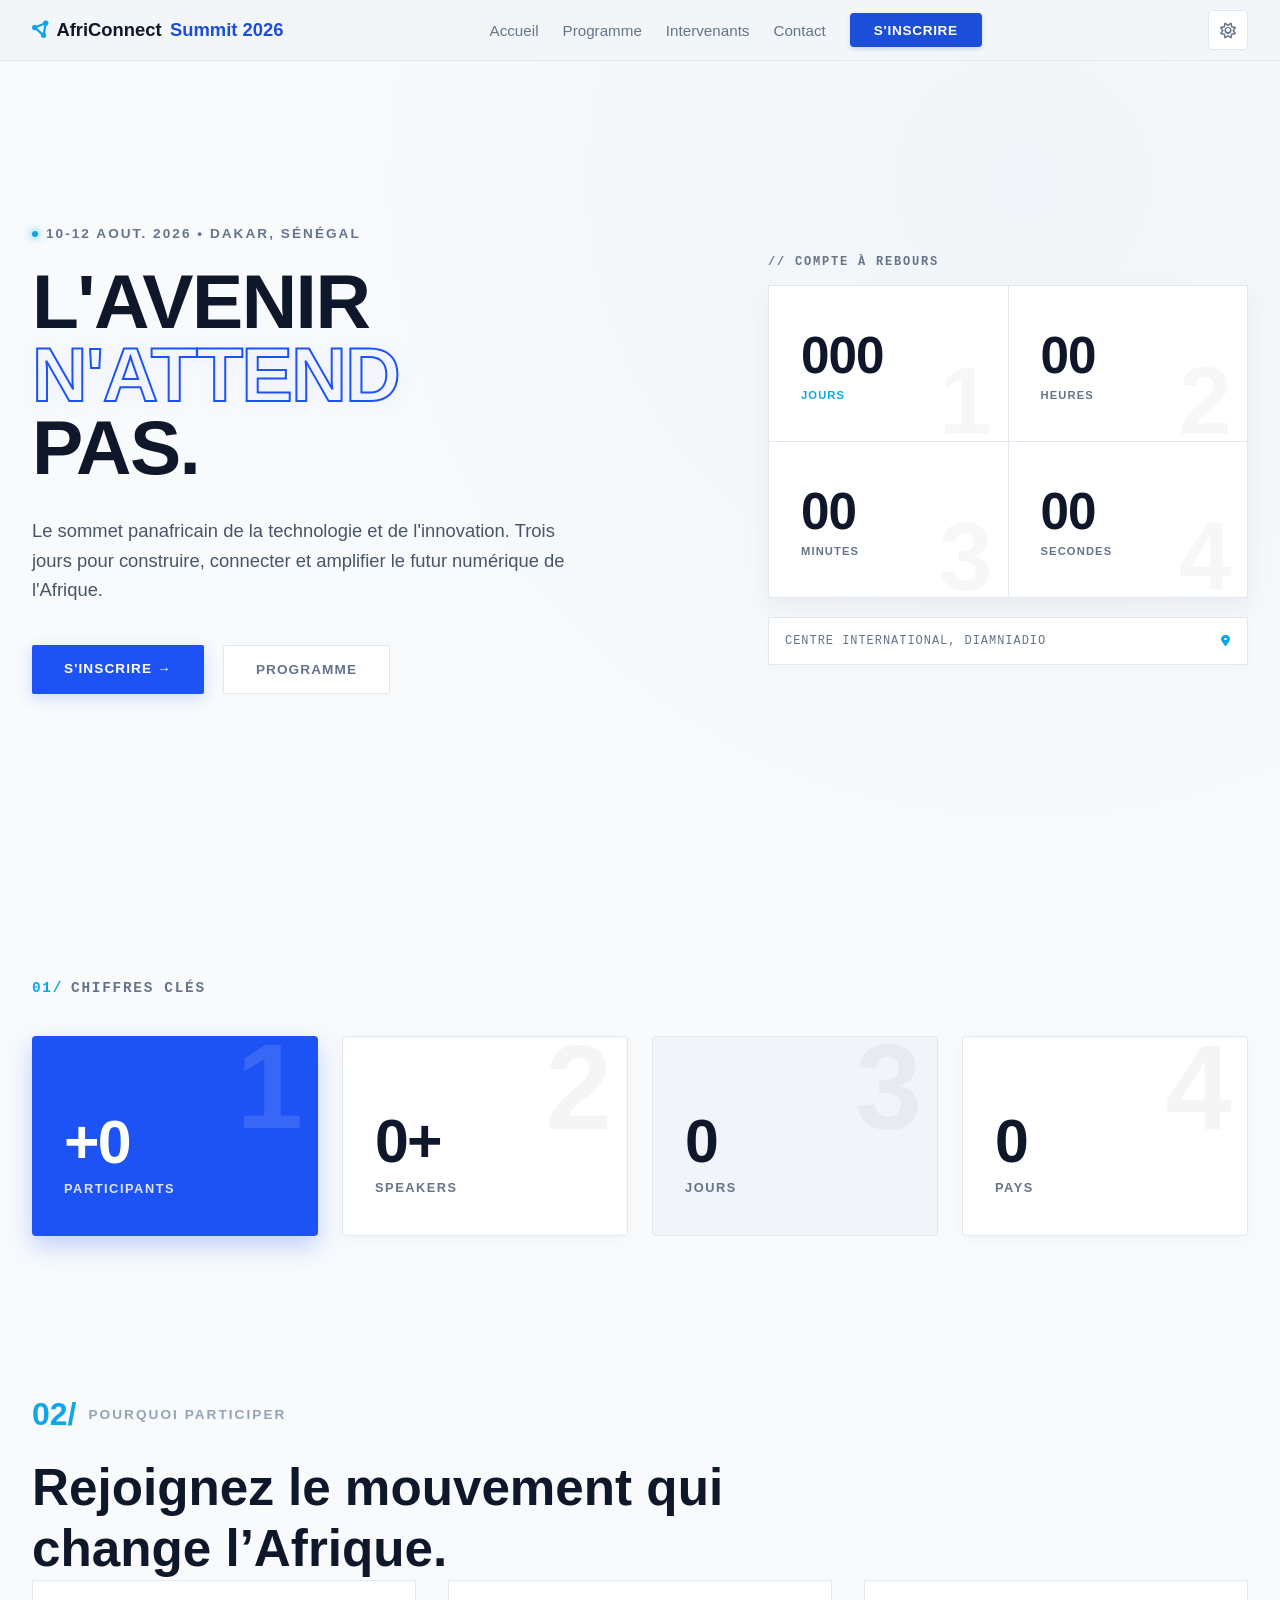
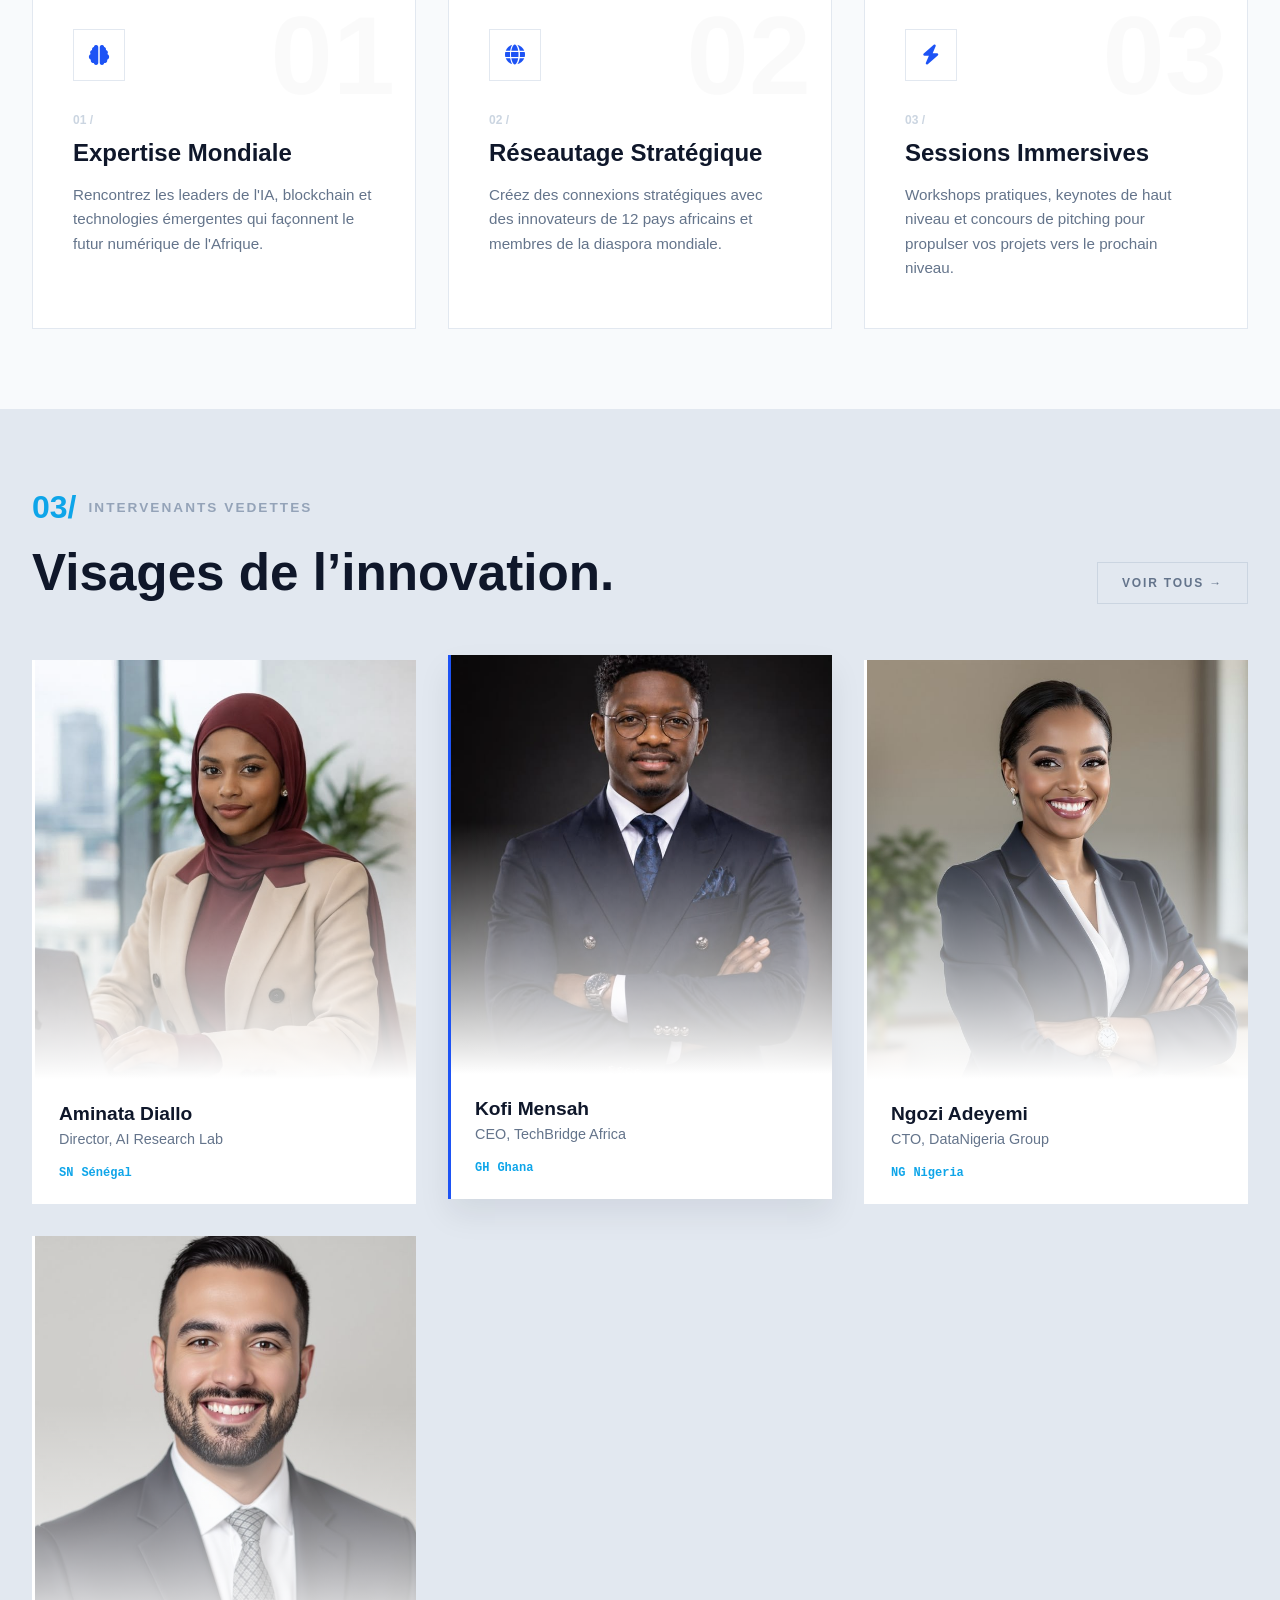
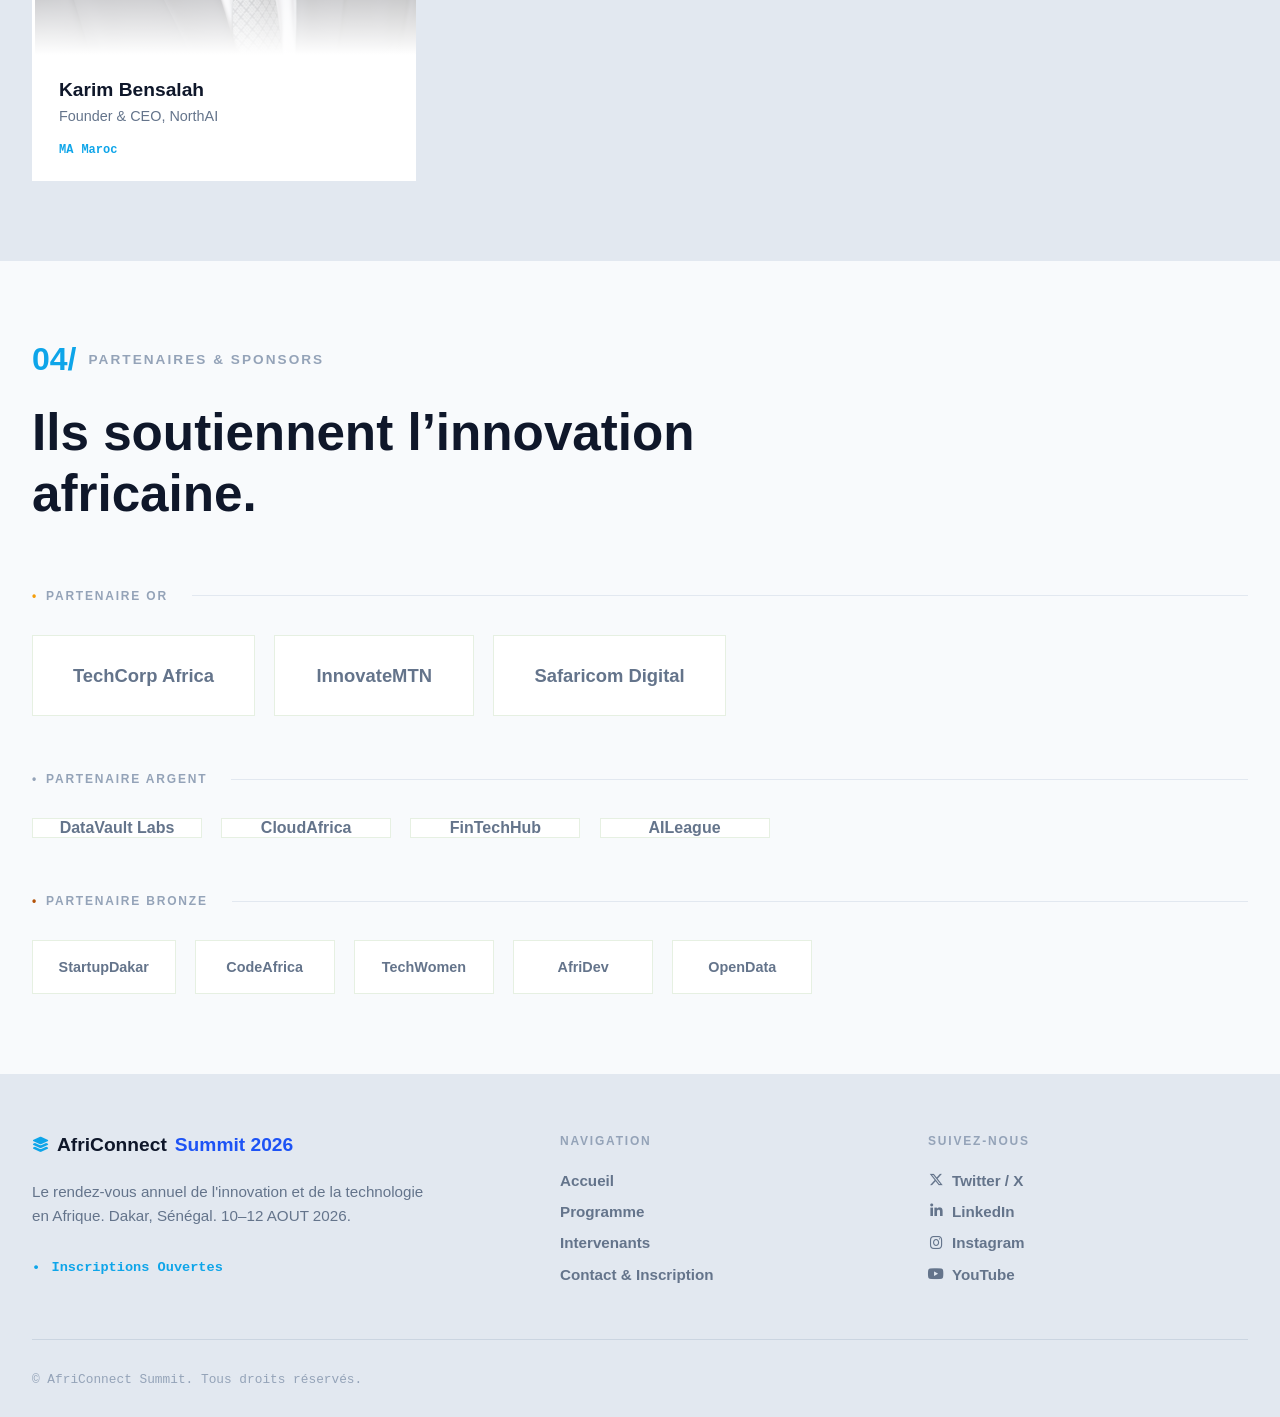
<file: index.html>
<!DOCTYPE html>
<html lang="fr">
<head>
    <meta charset="UTF-8">
    <meta name="viewport" content="width=device-width, initial-scale=1.0">
    <title>AfriConnect Summit 2026 | Le Carrefour de la Tech Panafricaine</title>
    <link rel="stylesheet" href="css/style.css">
    <link rel="stylesheet" href="https://cdnjs.cloudflare.com/ajax/libs/font-awesome/6.4.0/css/all.min.css">
</head>
<body>
<nav class="navbar">
  <div class="nav-container">
    <div class="logo-group">
      <i class="fa-solid fa-circle-nodes logo-icon"></i>
      <span>AfriConnect <span class="anim-logo">Summit 2026</span></span>
    </div>
    
    <ul class="nav-menu" id="navMenu">
      <li class="li-nav"><a href="index.html" class="nav-lien">Accueil</a></li>
      <li class="li-nav"><a href="programme.html" class="nav-lien">Programme</a></li>
      <li class="li-nav"><a href="intervenants.html" class="nav-lien">Intervenants</a></li>
      <li class="li-nav"><a href="contact.html" class="nav-lien">Contact</a></li>
      <li class="li-nav li-cta"><a href="contact.html" class="cta-btn">S'INSCRIRE</a></li>
    </ul>

    <div class="nav-actions">
      <button id="mode-sombre" class="theme-btn" aria-label="Changer de thème">
        <i class="fa-regular fa-moon icon-moon"></i>
        <i class="fa-regular fa-sun icon-sun"></i>
      </button>

      <button class="hamburger" id="hamburger" aria-label="Ouvrir le menu">
        <span class="bar"></span>
        <span class="bar"></span>
        <span class="bar"></span>
      </button>
    </div>
  </div>
</nav>

<section class="section">
  <div class="hero-container">
    
    <div class="hero-content">
      <div class="hero-meta fade-in">
        <span class="meta-dot"></span> 10-12 AOUT. 2026 • DAKAR, SÉNÉGAL
      </div>
      
      <h1 class="hero-titre">
        <span class="titre-noir">L'AVENIR</span><br>
        <span class="titre-lumiere">N'ATTEND</span><br>
        <span class="titre-noir">PAS.</span>
      </h1>
      
      <p class="hero-soustitre">
        Le sommet panafricain de la technologie et de l'innovation. 
        Trois jours pour construire, connecter et amplifier le futur numérique de l'Afrique.
      </p>
      
      <div class="hero-actions">
        <a href="contact.html" class="btn-primary">S'INSCRIRE &rarr;</a>
        <a href="programme.html" class="btn-secondary">PROGRAMME</a>
      </div>
    </div>

    <div class="hero-comptearebours">
      <div class="compte-rebours">// COMPTE À REBOURS</div>
      
      <div class="rebours-grille">
        <div class="compte-box">
          <span class="couleur-nombre">1</span>
          <div class="nombre" id="jours">000</div>
          <div class="label">JOURS</div>
        </div>
        
        <div class="compte-box">
          <span class="couleur-nombre">2</span>
          <div class="nombre" id="heures">00</div>
          <div class="label">HEURES</div>
        </div>
        
        <div class="compte-box">
          <span class="couleur-nombre">3</span>
          <div class="nombre" id="minutes">00</div>
          <div class="label">MINUTES</div>
        </div>
        
        <div class="compte-box">
          <span class="couleur-nombre">4</span>
          <div class="nombre" id="secondes">00</div>
          <div class="label">SECONDES</div>
        </div>
      </div>
      
      <div class="rebours-footer">
        CENTRE INTERNATIONAL, DIAMNIADIO 
        <i class="fa-solid fa-location-dot location-icon"></i>
      </div>
    </div>

  </div>
</section>

<section class="chiffre-cles">
  <div class="stat-container">
    
    <div class="entete">
      <span class="section-nombre">01/</span>
      <span class="section-titre">CHIFFRES CLÉS</span>
    </div>

    <div class="section-grille-cartes">
      
      <div class="section-carte carte-bleu">
        <span class="couleur-chiffre">1</span>
        <div class="stat-nombre">
          <span>+</span><span class="compteur" data-target="1200">0</span>
        </div>
        <div class="stat-label">PARTICIPANTS</div>
      </div>

      <div class="section-carte carte-blanc">
        <span class="couleur-chiffre">2</span>
        <div class="stat-nombre">
          <span class="compteur" data-target="48">0</span><span>+</span>
        </div>
        <div class="stat-label">SPEAKERS</div>
      </div>

      <div class="section-carte carte-neutre">
        <span class="couleur-chiffre">3</span>
        <div class="stat-nombre">
          <span class="compteur" data-target="3">0</span>
        </div>
        <div class="stat-label">JOURS</div>
      </div>

      <div class="section-carte carte-blanc">
        <span class="couleur-chiffre">4</span>
        <div class="stat-nombre">
          <span class="compteur" data-target="12">0</span>
        </div>
        <div class="stat-label">PAYS</div>
      </div>

    </div>
  </div>
</section>

<section id="section-pourquoi" class="conteneur-pourquoi">
  <div class="entete-pourquoi">
    <span class="numero-section">02/</span>
    <span class="titre-section">POURQUOI PARTICIPER</span>
  </div>
  
  <h2 class="grand-titre">Rejoignez le mouvement qui change l’Afrique.</h2>

  <div id="conteneur-arguments" class="liste-arguments">
    
    <div class="carte-argument anim-scroll">
      <span class="filigrane-nombre">01</span>
      <div class="conteneur-icone">
        <i class="fa-solid fa-brain icone-bleue"></i>
      </div>
      <span class="petit-index">01 /</span>
      <h3 class="titre-argument">Expertise Mondiale</h3>
      <p class="description-argument">
        Rencontrez les leaders de l'IA, blockchain et technologies émergentes qui façonnent le futur numérique de l'Afrique.
      </p>
    </div>

    <div class="carte-argument anim-scroll">
      <span class="filigrane-nombre">02</span>
      <div class="conteneur-icone">
        <i class="fa-solid fa-globe icone-bleue"></i>
      </div>
      <span class="petit-index">02 /</span>
      <h3 class="titre-argument">Réseautage Stratégique</h3>
      <p class="description-argument">
        Créez des connexions stratégiques avec des innovateurs de 12 pays africains et membres de la diaspora mondiale.
      </p>
    </div>

    <div class="carte-argument anim-scroll">
      <span class="filigrane-nombre">03</span>
      <div class="conteneur-icone">
        <i class="fa-solid fa-bolt icone-bleue"></i>
      </div>
      <span class="petit-index">03 /</span>
      <h3 class="titre-argument">Sessions Immersives</h3>
      <p class="description-argument">
        Workshops pratiques, keynotes de haut niveau et concours de pitching pour propulser vos projets vers le prochain niveau.
      </p>
    </div>
  </div>
</section>

<section id="section-intervenants" class="conteneur-intervenants">
  <div class="entete-intervenants">
    <div class="titre-gauche">
      <div class="meta-titre">
        <span class="numero-section">03/</span>
        <span class="titre-section">INTERVENANTS VEDETTES</span>
      </div>
      <h2 class="grand-titre">Visages de l’innovation.</h2>
    </div>
    <a href="intervenants.html" class="bouton-voir-tous">VOIR TOUS &rarr;</a>
  </div>

  <div class="grille-intervenants">
    
    <div class="carte-intervenant">
      <div class="conteneur-image">
        <img src="images/intervenants6.jpg " width="500px" alt="Aminata Diallo" class="image-portrait">
        <div class="voile-degrade"></div>
      </div>
      <div class="infos-intervenant">
        <h3 class="nom-intervenant">Aminata Diallo</h3>
        <p class="poste-intervenant">Director, AI Research Lab</p>
        <div class="badge-pays"><span class="code-pays">SN</span> Sénégal</div>
      </div>
    </div>

    <div class="carte-intervenant active">
      <div class="conteneur-image">
        <img src="images/intervenants5.jpg" width="500px" alt="Kofi Mensah" class="image-portrait">
        <div class="voile-degrade"></div>
      </div>
      <div class="infos-intervenant">
        <h3 class="nom-intervenant">Kofi Mensah</h3>
        <p class="poste-intervenant">CEO, TechBridge Africa</p>
        <div class="badge-pays"><span class="code-pays">GH</span> Ghana</div>
      </div>
    </div>

    <div class="carte-intervenant">
      <div class="conteneur-image">
        <img src="images/intervenants7.jpg" width="500px" alt="Ngozi Adeyemi" class="image-portrait">
        <div class="voile-degrade"></div>
      </div>
      <div class="infos-intervenant">
        <h3 class="nom-intervenant">Ngozi Adeyemi</h3>
        <p class="poste-intervenant">CTO, DataNigeria Group</p>
        <div class="badge-pays"><span class="code-pays">NG</span> Nigeria</div>
      </div>
    </div>

    <div class="carte-intervenant">
      <div class="conteneur-image">
        <img src="images/intervenants9.jpg" width="500px" alt="Karim Bensalah" class="image-portrait">
        <div class="voile-degrade"></div>
      </div>
      <div class="infos-intervenant">
        <h3 class="nom-intervenant">Karim Bensalah</h3>
        <p class="poste-intervenant">Founder & CEO, NorthAI</p>
        <div class="badge-pays"><span class="code-pays">MA</span> Maroc</div>
      </div>
    </div>

  </div>
</section>

<section id="section-sponsors" class="conteneur-sponsors">
  <div class="entete-sponsors">
    <span class="numero-section">04/</span>
    <span class="titre-section">PARTENAIRES & SPONSORS</span>
  </div>
  
  <h2 class="grand-titre">Ils soutiennent l’innovation africaine.</h2>

  <div class="liste-sponsors">
    
    <div class="categorie-sponsors bloc-or">
      <div class="separateur-sponsors">
        <span class="puce-or">•</span> PARTENAIRE OR
      </div>
      <div class="grille-flex-logos">
        <div class="bloc-logo logo-or">TechCorp Africa</div>
        <div class="bloc-logo logo-or">InnovateMTN</div>
        <div class="bloc-logo logo-or">Safaricom Digital</div>
      </div>
    </div>

    <div class="categorie-sponsors bloc-argent">
      <div class="separateur-sponsors">
        <span class="puce-argent">•</span> PARTENAIRE ARGENT
      </div>
      <div class="grille-flex-logos">
        <div class="bloc-logo logo-argent">DataVault Labs</div>
        <div class="bloc-logo logo-argent">CloudAfrica</div>
        <div class="bloc-logo logo-argent">FinTechHub</div>
        <div class="bloc-logo logo-argent">AILeague</div>
      </div>
    </div>

    <div class="categorie-sponsors bloc-bronze">
      <div class="separateur-sponsors">
        <span class="puce-bronze">•</span> PARTENAIRE BRONZE
      </div>
      <div class="grille-flex-logos">
        <div class="bloc-logo logo-bronze">StartupDakar</div>
        <div class="bloc-logo logo-bronze">CodeAfrica</div>
        <div class="bloc-logo logo-bronze">TechWomen</div>
        <div class="bloc-logo logo-bronze">AfriDev</div>
        <div class="bloc-logo logo-bronze">OpenData</div>
      </div>
    </div>

  </div>
</section>
<!-- footer -->
<footer class="pied-de-page">
  <div class="conteneur-pied">
    
    <div class="colonnes-pied">
      <div class="colonne-info">
        <h3 class="logo-sommet">
          <i class="fa-solid fa-layer-group icone-logo"></i> 
          AfriConnect <span class="texte-bleu">Summit 2026</span>
        </h3>
        <p class="description-sommet">
          Le rendez-vous annuel de l'innovation et de la technologie en Afrique. Dakar, Sénégal. 10–12 AOUT 2026.
        </p>
        <div class="statut-inscription">
          <span class="puce-inscription">•</span> Inscriptions Ouvertes
        </div>
      </div>

      <div class="colonne-liens">
        <h4 class="titre-colonne">NAVIGATION</h4>
        <nav class="liens-navigation">
          <a href="accueil">Accueil</a>
          <a href="programme">Programme</a>
          <a href="intervenants">Intervenants</a>
          <a href="contact">Contact & Inscription</a>
        </nav>
      </div>

      <div class="colonne-liens">
        <h4 class="titre-colonne">SUIVEZ-NOUS</h4>
        <nav class="liens-navigation">
          <a href="https://twitter.com" target="_blank" rel="noopener"><i class="fa-brands fa-x-twitter icone-reseau"></i> Twitter / X</a>
          <a href="https://linkedin.com" target="_blank" rel="noopener"><i class="fa-brands fa-linkedin-in icone-reseau"></i> LinkedIn</a>
          <a href="https://instagram.com" target="_blank" rel="noopener"><i class="fa-brands fa-instagram icone-reseau"></i> Instagram</a>
          <a href="https://youtube.com" target="_blank" rel="noopener"><i class="fa-brands fa-youtube icone-reseau"></i> YouTube</a>
        </nav>
      </div>
    </div>

    <div class="barre-basse">
      <p class="texte-copyright">
        &copy; <span id="annee-dynamique"></span> AfriConnect Summit. Tous droits réservés.
      </p>
      
    </div>

  </div>

      <button id="btn-retour-haut" class="action-retour-haut" type="button" aria-label="Retour en haut de page">
  <i class="fa-solid fa-arrow-up icone-fleche"></i>
</button>

</footer>

<script src="js/main.js"></script>
</body>
</html>
</file>
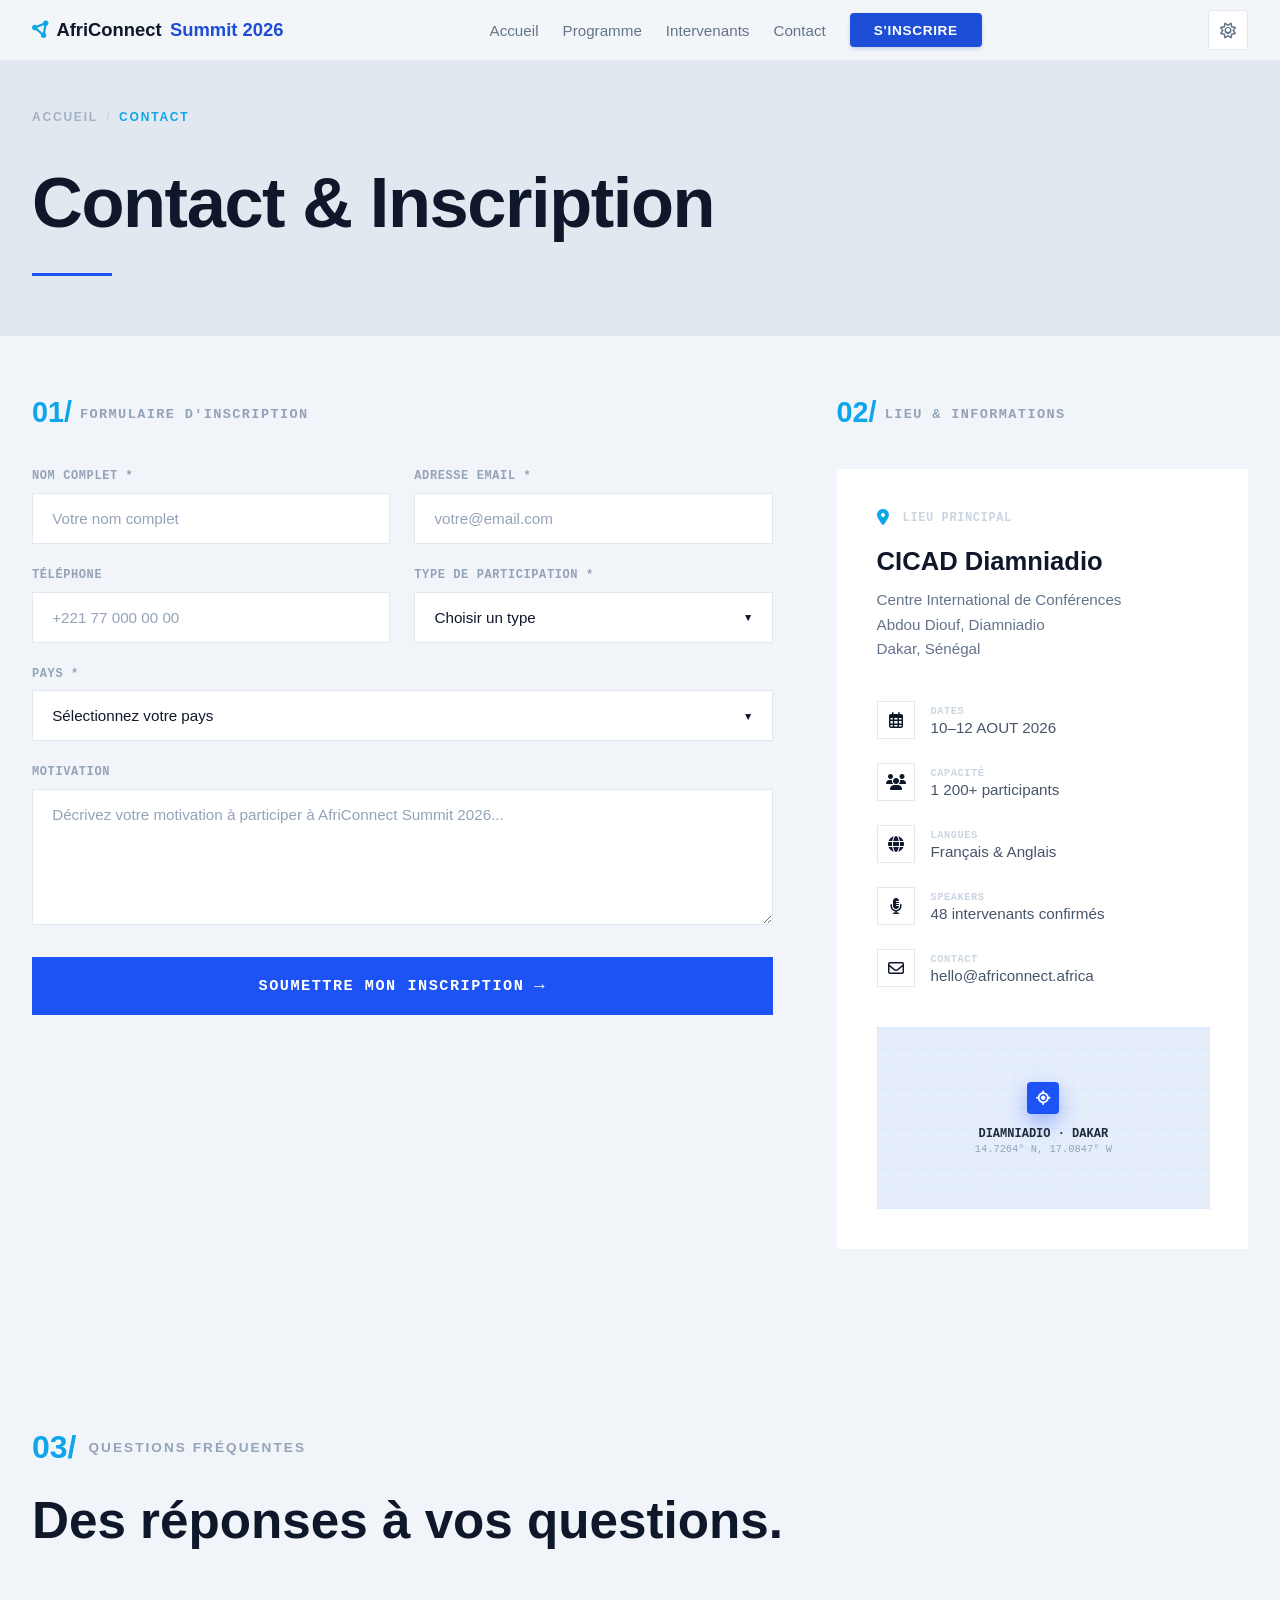
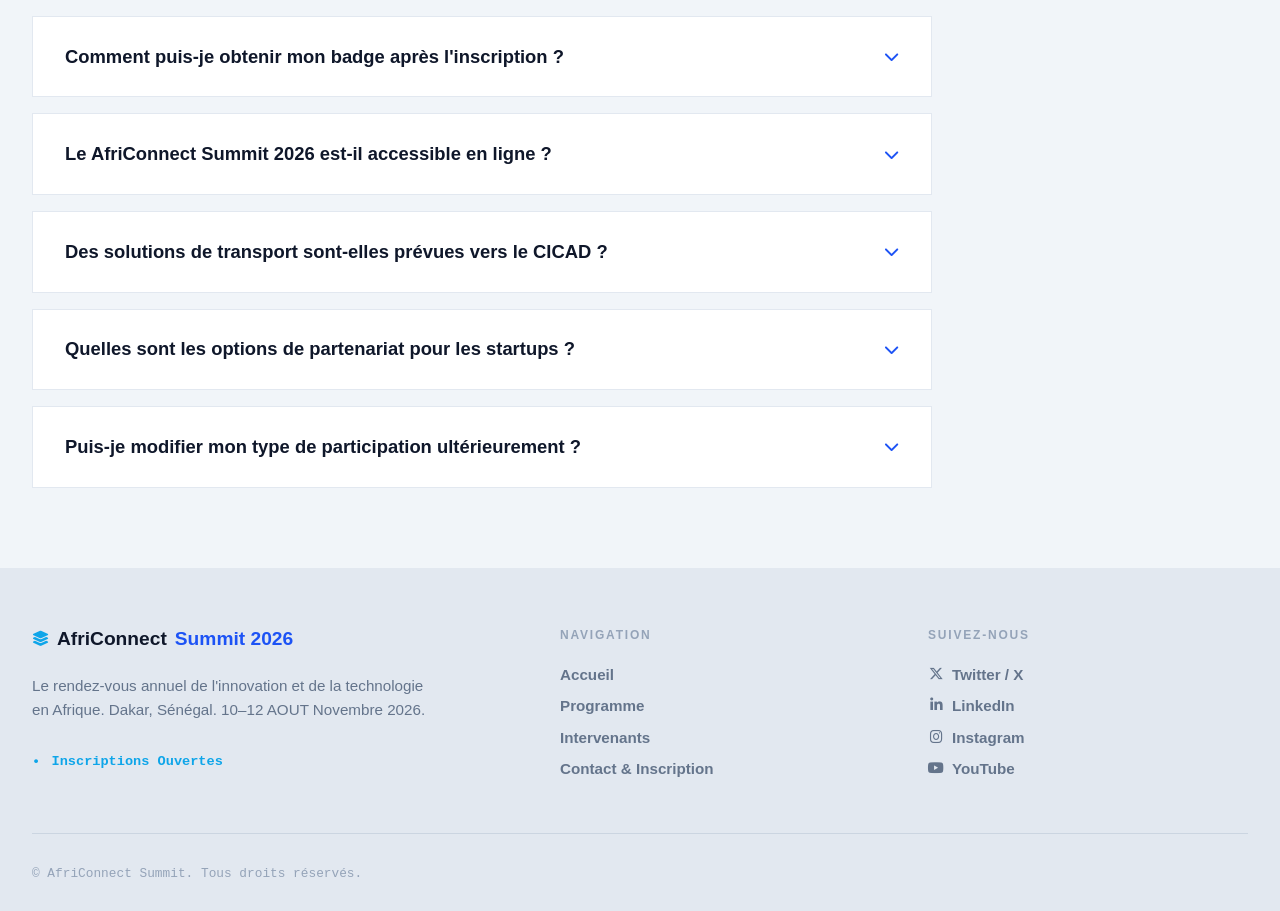
<file: contact.html>
<!DOCTYPE html>
<html lang="fr">
<head>
    <meta charset="UTF-8">
    <meta name="viewport" content="width=device-width, initial-scale=1.0">
    <title>AfriConnect Summit 2026 | Le Carrefour de la Tech Panafricaine</title>
    <link rel="stylesheet" href="css/style.css">
    <link rel="stylesheet" href="https://cdnjs.cloudflare.com/ajax/libs/font-awesome/6.4.0/css/all.min.css">
</head>
<body>
  <nav class="navbar">
  <div class="nav-container">
    <div class="logo-group">
      <i class="fa-solid fa-circle-nodes logo-icon"></i>
      <span>AfriConnect <span class="anim-logo">Summit 2026</span></span>
    </div>
    
    <ul class="nav-menu" id="navMenu">
      <li class="li-nav"><a href="index.html" class="nav-lien">Accueil</a></li>
      <li class="li-nav"><a href="programme.html" class="nav-lien">Programme</a></li>
      <li class="li-nav"><a href="intervenants.html" class="nav-lien">Intervenants</a></li>
      <li class="li-nav"><a href="contact.html" class="nav-lien">Contact</a></li>
      <li class="li-nav li-cta"><a href="contact.html" class="cta-btn">S'INSCRIRE</a></li>
    </ul>

    <div class="nav-actions">
      <button id="mode-sombre" class="theme-btn" aria-label="Changer de thème">
        <i class="fa-regular fa-moon icon-moon"></i>
        <i class="fa-regular fa-sun icon-sun"></i>
      </button>

      <button class="hamburger" id="hamburger" aria-label="Ouvrir le menu">
        <span class="bar"></span>
        <span class="bar"></span>
        <span class="bar"></span>
      </button>
    </div>
  </div>
</nav>


<!-- HERO INTERNE -->
<section class="banniere-hero-interne">
  <div class="conteneur-hero-interne">
    
    <!-- Fil d'Ariane (Breadcrumb) -->
    <nav class="fil-ariane">
      <a href="index.html" class="lien-ariane-parent">ACCUEIL</a>
      <span class="separateur-ariane">/</span>
      <span class="lien-ariane-actuel">CONTACT</span>
    </nav>
    
    <!-- Titre principal de la page d'inscription -->
    <h1 class="titre-principal-interne">Contact & Inscription</h1>
    
    <!-- Ligne bleue décorative sous le titre -->
    <div class="soulignement-decoratif"></div>

  </div>
</section>


<!-- FORMULAIRE D'INSCRIPTION -->
<section class="section-inscription-contact">
  <div class="conteneur-inscription-flex">
    
    <div class="colonne-formulaire">
      <div class="en-tete-section-form">
        <span class="index-section-num">01/</span>
        <span class="titre-section-caps">Formulaire d'inscription</span>
      </div>

      <form action="#" method="POST" class="formulaire-principal">
        <div class="grille-champs-internes">
          
          <div class="groupe-champ">
            <label for="nom">Nom complet *</label>
            <input type="text" id="nom" name="nom" placeholder="Votre nom complet" required>
          </div>

          <div class="groupe-champ">
            <label for="email">Adresse email *</label>
            <input type="email" id="email" name="email" placeholder="votre@email.com" required>
          </div>

          <div class="groupe-champ">
            <label for="telephone">Téléphone</label>
            <input type="tel" id="telephone" name="telephone" placeholder="+221 77 000 00 00">
          </div>

          <div class="groupe-champ">
            <label for="participation">Type de participation *</label>
            <div class="wrapper-select">
              <select id="participation" name="participation" required>
                <option value="" disabled selected>Choisir un type</option>
                <option value="standard">Participant Standard</option>
                <option value="speaker">Intervenant / Speaker</option>
                <option value="sponsor">Partenaire / Sponsor</option>
                <option value="media">Média / Presse</option>
              </select>
            </div>
          </div>

        </div>

        <div class="groupe-champ champ-pleine-largeur">
          <label for="pays">Pays *</label>
          <div class="wrapper-select">
            <select id="pays" name="pays" required>
              <option value="" disabled selected>Sélectionnez votre pays</option>
              <option value="SN">Sénégal</option>
              <option value="MA">Maroc</option>
              <option value="NG">Nigeria</option>
              <option value="GH">Ghana</option>
              <option value="CI">Côte d'Ivoire</option>
              <option value="KE">Kenya</option>
              <option value="DZ">Algérie</option>
              <option value="TN">Tunisie</option>
              <option value="CM">Cameroun</option>
              <option value="ZA">Afrique du Sud</option>
            </select>
          </div>
        </div>

        <div class="groupe-champ champ-pleine-largeur">
          <label for="motivation" class="label-mono">Motivation</label>
          <textarea id="motivation" name="motivation" rows="6" placeholder="Décrivez votre motivation à participer à AfriConnect Summit 2026..."></textarea>
        </div>

        <button type="submit" class="bouton-soumettre-bleu">
          <span>SOUMETTRE MON INSCRIPTION</span>
          <span class="fleche-bouton">&rarr;</span>
        </button>
      </form>
    </div>

    <div class="colonne-infos">
      <div class="en-tete-section-form">
        <span class="index-section-num">02/</span>
        <span class="titre-section-caps">Lieu & Informations</span>
      </div>

      <div class="carte-blanche-infos">
        <div class="entete-lieu">
          <i class="fa-solid fa-location-dot icone-adresse-cyan"></i>
          <span class="label-lieu-titre">LIEU PRINCIPAL</span>
        </div>
        
        <h3 class="nom-batiment">CICAD Diamniadio</h3>
        <p class="details-adresse">
          Centre International de Conférences<br>
          Abdou Diouf, Diamniadio<br>
          Dakar, Sénégal
        </p>

        <div class="liste-details-specifiques">
          
          <div class="item-detail">
            <div class="encadre-icone-mini">
              <i class="fa-regular fa-calendar-days"></i>
            </div>
            <div class="textes-item">
              <span class="meta-label-mono">DATES</span>
              <span class="meta-valeur">10–12 AOUT 2026</span>
            </div>
          </div>

          <div class="item-detail">
            <div class="encadre-icone-mini">
              <i class="fa-solid fa-users"></i>
            </div>
            <div class="textes-item">
              <span class="meta-label-mono">CAPACITÉ</span>
              <span class="meta-valeur">1 200+ participants</span>
            </div>
          </div>

          <div class="item-detail">
            <div class="encadre-icone-mini">
              <i class="fa-solid fa-globe"></i>
            </div>
            <div class="textes-item">
              <span class="meta-label-mono">LANGUES</span>
              <span class="meta-valeur">Français & Anglais</span>
            </div>
          </div>

          <div class="item-detail">
            <div class="encadre-icone-mini">
              <i class="fa-solid fa-microphone-lines"></i>
            </div>
            <div class="textes-item">
              <span class="meta-label-mono">SPEAKERS</span>
              <span class="meta-valeur">48 intervenants confirmés</span>
            </div>
          </div>

          <div class="item-detail">
            <div class="encadre-icone-mini">
              <i class="fa-regular fa-envelope"></i>
            </div>
            <div class="textes-item">
              <span class="meta-label-mono">CONTACT</span>
              <a href="mailto:hello@africonnect.africa" class="meta-valeur lien-email-info">hello@africonnect.africa</a>
            </div>
          </div>

        </div>

        <div class="mini-carte-technique">
          <div class="repere-geographique">
            <div class="point-ancre-bleu">
              <i class="fa-solid fa-location-crosshairs" style="color: white; font-size: 0.9rem;"></i>
            </div>
            <span class="label-adresse-carte">DIAMNIADIO &middot; DAKAR</span>
            <span class="coordonnees-gps">14.7264&deg; N, 17.0847&deg; W</span>
          </div>
        </div>

      </div>
    </div>

  </div>
</section>


<section id="section-faq" class="conteneur-faq">
  
  <div class="en-tete-faq">
    <span class="numero-section">03/</span>
    <span class="titre-section">QUESTIONS FRÉQUENTES</span>
  </div>
  
  <h2 class="grand-titre-faq">Des réponses à vos questions.</h2>

  <div class="accordeon-faq">
    
    <div class="item-faq">
      <input type="checkbox" id="faq-1" class="declencheur-faq">
      <label for="faq-1" class="entete-item">
        <span class="question-texte">Comment puis-je obtenir mon badge après l'inscription ?</span>
        <i class="fa-solid fa-chevron-down icone-fleche"></i>
      </label>
      <div class="panneau-reponse">
        <div class="contenu-reponse">
          <p>Une fois votre inscription validée et confirmée, vous recevrez un e-mail contenant un QR Code unique. Ce badge numérique pourra être scanné directement à l'entrée du CICAD pour imprimer votre badge physique dès le premier jour du sommet.</p>
        </div>
      </div>
    </div>

    <div class="item-faq">
      <input type="checkbox" id="faq-2" class="declencheur-faq">
      <label for="faq-2" class="entete-item">
        <span class="question-texte">Le AfriConnect Summit 2026 est-il accessible en ligne ?</span>
        <i class="fa-solid fa-chevron-down icone-fleche"></i>
      </label>
      <div class="panneau-reponse">
        <div class="contenu-reponse">
          <p>Oui, le sommet adopte un format hybride. Les conférences principales de la Grande Salle A seront diffusées en direct pour les participants enregistrés sous l'option "Média / En ligne". Les ateliers pratiques resteront cependant exclusivement physiques.</p>
        </div>
      </div>
    </div>

    <div class="item-faq">
      <input type="checkbox" id="faq-3" class="declencheur-faq">
      <label for="faq-3" class="entete-item">
        <span class="question-texte">Des solutions de transport sont-elles prévues vers le CICAD ?</span>
        <i class="fa-solid fa-chevron-down icone-fleche"></i>
      </label>
      <div class="panneau-reponse">
        <div class="contenu-reponse">
          <p>Absolument. Des navettes gratuites AfriConnect feront la liaison toutes les 30 minutes entre le centre-ville de Dakar (Place de l'Indépendance), la gare du TER de Diamniadio, et le CICAD pendant les 3 jours de l'événement.</p>
        </div>
      </div>
    </div>

    <div class="item-faq">
      <input type="checkbox" id="faq-4" class="declencheur-faq">
      <label for="faq-4" class="entete-item">
        <span class="question-texte">Quelles sont les options de partenariat pour les startups ?</span>
        <i class="fa-solid fa-chevron-down icone-fleche"></i>
      </label>
      <div class="panneau-reponse">
        <div class="contenu-reponse">
          <p>Les startups en phase de seed ou série A peuvent postuler au programme "Pitching Startup" via le sélecteur du formulaire ci-dessus. Des espaces démo réduits et des tarifs préférentiels pour les stands sont également disponibles sur demande motivée.</p>
        </div>
      </div>
    </div>

    <div class="item-faq">
      <input type="checkbox" id="faq-5" class="declencheur-faq">
      <label for="faq-5" class="entete-item">
        <span class="question-texte">Puis-je modifier mon type de participation ultérieurement ?</span>
        <i class="fa-solid fa-chevron-down icone-fleche"></i>
      </label>
      <div class="panneau-reponse">
        <div class="contenu-reponse">
          <p>Toute demande de modification de profil (passer de standard à sponsor, par exemple) doit être adressée directement à notre équipe administrative par e-mail avant le 30 octobre 2026, sous réserve des places disponibles dans chaque catégorie.</p>
        </div>
      </div>
    </div>

  </div>
</section>


<!-- footer -->
<footer class="pied-de-page">
  <div class="conteneur-pied">
    
    <div class="colonnes-pied">
      <div class="colonne-info">
        <h3 class="logo-sommet">
          <i class="fa-solid fa-layer-group icone-logo"></i> 
          AfriConnect <span class="texte-bleu">Summit 2026</span>
        </h3>
        <p class="description-sommet">
          Le rendez-vous annuel de l'innovation et de la technologie en Afrique. Dakar, Sénégal. 10–12 AOUT Novembre 2026.
        </p>
        <div class="statut-inscription">
          <span class="puce-inscription">•</span> Inscriptions Ouvertes
        </div>
      </div>

      <div class="colonne-liens">
        <h4 class="titre-colonne">NAVIGATION</h4>
        <nav class="liens-navigation">
          <a href="accueil">Accueil</a>
          <a href="programme">Programme</a>
          <a href="intervenants">Intervenants</a>
          <a href="contact">Contact & Inscription</a>
        </nav>
      </div>

      <div class="colonne-liens">
        <h4 class="titre-colonne">SUIVEZ-NOUS</h4>
        <nav class="liens-navigation">
          <a href="https://twitter.com" target="_blank" rel="noopener"><i class="fa-brands fa-x-twitter icone-reseau"></i> Twitter / X</a>
          <a href="https://linkedin.com" target="_blank" rel="noopener"><i class="fa-brands fa-linkedin-in icone-reseau"></i> LinkedIn</a>
          <a href="https://instagram.com" target="_blank" rel="noopener"><i class="fa-brands fa-instagram icone-reseau"></i> Instagram</a>
          <a href="https://youtube.com" target="_blank" rel="noopener"><i class="fa-brands fa-youtube icone-reseau"></i> YouTube</a>
        </nav>
      </div>
    </div>

    <div class="barre-basse">
      <p class="texte-copyright">
        &copy; <span id="annee-dynamique"></span> AfriConnect Summit. Tous droits réservés.
      </p>
      
    </div>

  </div>

       <button id="btn-retour-haut" class="action-retour-haut" type="button" aria-label="Retour en haut de page">
  <i class="fa-solid fa-arrow-up icone-fleche"></i>
</button>
</footer>



    <script src="js/main.js"></script>
</body>
</html>
</file>
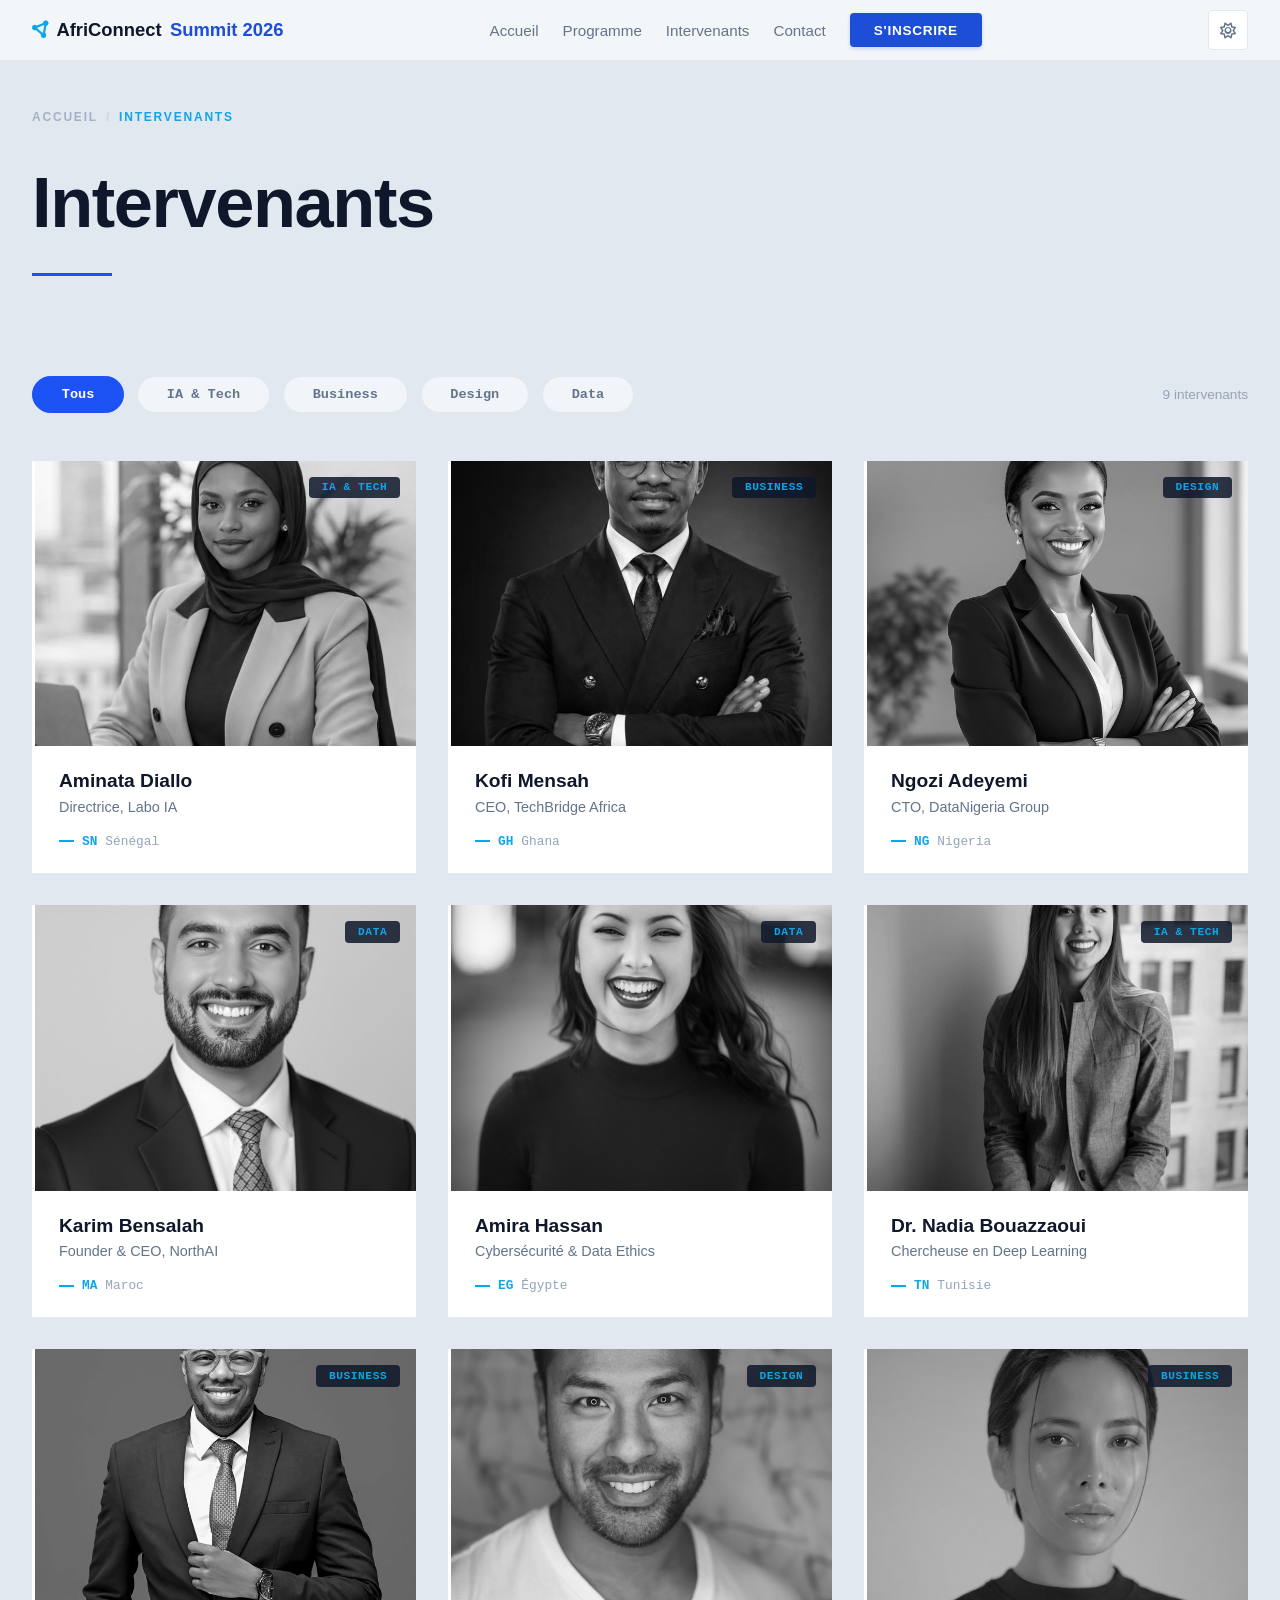
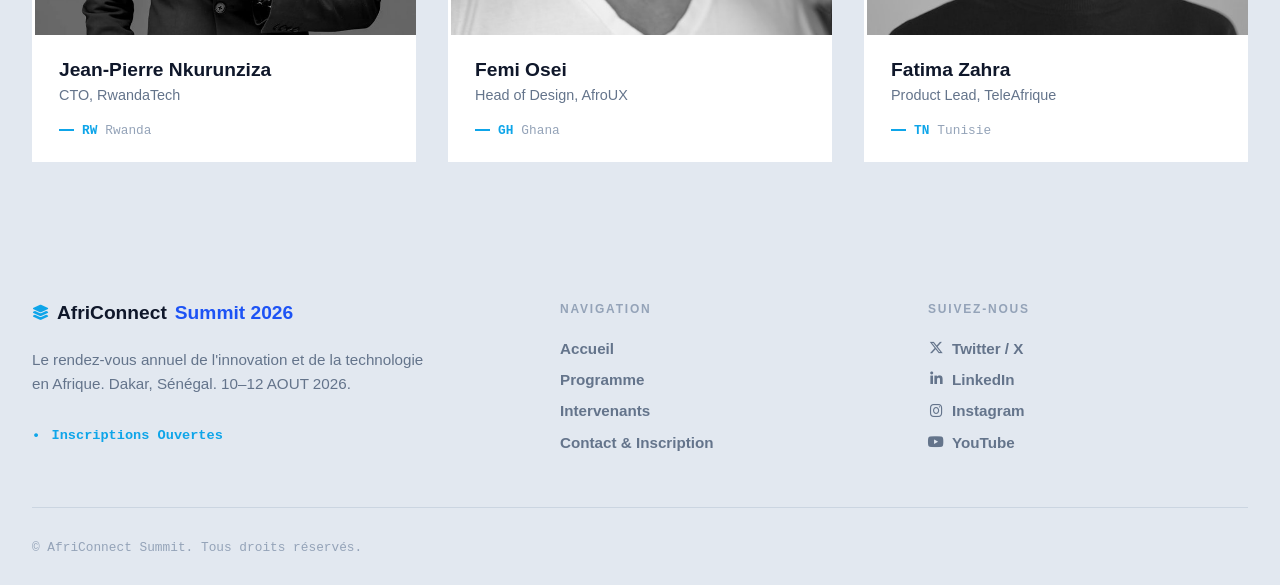
<file: intervenants.html>
<!DOCTYPE html>
<html lang="fr">
<head>
    <meta charset="UTF-8">
    <meta name="viewport" content="width=device-width, initial-scale=1.0">
    <title>AfriConnect Summit 2026 | Le Carrefour de la Tech Panafricaine</title>
    <link rel="stylesheet" href="css/style.css">
    <link rel="stylesheet" href="https://cdnjs.cloudflare.com/ajax/libs/font-awesome/6.4.0/css/all.min.css">
</head>
<body>
  <nav class="navbar">
  <div class="nav-container">
    <div class="logo-group">
      <i class="fa-solid fa-circle-nodes logo-icon"></i>
      <span>AfriConnect <span class="anim-logo">Summit 2026</span></span>
    </div>
    
    <ul class="nav-menu" id="navMenu">
      <li class="li-nav"><a href="index.html" class="nav-lien">Accueil</a></li>
      <li class="li-nav"><a href="programme.html" class="nav-lien">Programme</a></li>
      <li class="li-nav"><a href="intervenants.html" class="nav-lien">Intervenants</a></li>
      <li class="li-nav"><a href="contact.html" class="nav-lien">Contact</a></li>
      <li class="li-nav li-cta"><a href="contact.html" class="cta-btn">S'INSCRIRE</a></li>
    </ul>

    <div class="nav-actions">
      <button id="mode-sombre" class="theme-btn" aria-label="Changer de thème">
        <i class="fa-regular fa-moon icon-moon"></i>
        <i class="fa-regular fa-sun icon-sun"></i>
      </button>

      <button class="hamburger" id="hamburger" aria-label="Ouvrir le menu">
        <span class="bar"></span>
        <span class="bar"></span>
        <span class="bar"></span>
      </button>
    </div>
  </div>
</nav>

  

    <section class="banniere-hero-interne">
      <div class="conteneur-hero-interne">
        
        <nav class="fil-ariane">
          <a href="index.html" class="lien-ariane-parent">ACCUEIL</a>
          <span class="separateur-ariane">/</span>
          <span class="lien-ariane-actuel">INTERVENANTS</span>
        </nav>
        
        <h1 class="titre-principal-interne">Intervenants</h1>
        
        <div class="soulignement-decoratif"></div>

      </div>
    </section>

    <section class="section-intervenants">
  <div class="conteneur-filtres-global">
    
    <div class="barre-filtres">
      <button class="bouton-filtre actif" data-filter="tous">Tous</button>
      <button class="bouton-filtre" data-filter="ia-tech">IA & Tech</button>
      <button class="bouton-filtre" data-filter="business">Business</button>
      <button class="bouton-filtre" data-filter="design">Design</button>
      <button class="bouton-filtre" data-filter="data">Data</button>
      
      <span class="compteur-intervenants">
        <span id="total-compteur">9</span> intervenants
      </span>
    </div>

    <div class="grille-intervenants">
      
      <div class="carte-intervenant" data-category="ia-tech">
        <div class="wrapper-photo">
          <img src="images/intervenants6.jpg" alt="Aminata Diallo">
          <span class="badge-thematique-photo">IA & TECH</span>
        </div>
        <div class="infos-intervenant">
          <h3 class="nom-intervenant">Aminata Diallo</h3>
          <p class="poste-intervenant">Directrice, Labo IA</p>
          <div class="zone-pays">
            <span class="ligne-decorative-pays"></span>
            <span class="code-pays">SN</span>
            <span class="nom-pays">Sénégal</span>
          </div>
        </div>
      </div>

      <div class="carte-intervenant" data-category="business">
        <div class="wrapper-photo">
          <img src="images/intervenants5.jpg" alt="Kofi Mensah">
          <span class="badge-thematique-photo">BUSINESS</span>
        </div>
        <div class="infos-intervenant">
          <h3 class="nom-intervenant">Kofi Mensah</h3>
          <p class="poste-intervenant">CEO, TechBridge Africa</p>
          <div class="zone-pays">
            <span class="ligne-decorative-pays"></span>
            <span class="code-pays">GH</span>
            <span class="nom-pays">Ghana</span>
          </div>
        </div>
      </div>

      <div class="carte-intervenant" data-category="design">
        <div class="wrapper-photo">
          <img src="images/intervenants7.jpg" alt="Ngozi Adeyemi">
          <span class="badge-thematique-photo">DESIGN</span>
        </div>
        <div class="infos-intervenant">
          <h3 class="nom-intervenant">Ngozi Adeyemi</h3>
          <p class="poste-intervenant">CTO, DataNigeria Group</p>
          <div class="zone-pays">
            <span class="ligne-decorative-pays"></span>
            <span class="code-pays">NG</span>
            <span class="nom-pays">Nigeria</span>
          </div>
        </div>
      </div>

      <div class="carte-intervenant" data-category="data">
        <div class="wrapper-photo">
          <img src="images/intervenants9.jpg" alt="Karim Bensalah">
          <span class="badge-thematique-photo">DATA</span>
        </div>
        <div class="infos-intervenant">
          <h3 class="nom-intervenant">Karim Bensalah</h3>
          <p class="poste-intervenant">Founder & CEO, NorthAI</p>
          <div class="zone-pays">
            <span class="ligne-decorative-pays"></span>
            <span class="code-pays">MA</span>
            <span class="nom-pays">Maroc</span>
          </div>
        </div>
      </div>

      <div class="carte-intervenant" data-category="data">
        <div class="wrapper-photo">
          <img src="images/intervenants4.jpg" alt="Amira Hassan">
          <span class="badge-thematique-photo">DATA</span>
        </div>
        <div class="infos-intervenant">
          <h3 class="nom-intervenant">Amira Hassan</h3>
          <p class="poste-intervenant">Cybersécurité & Data Ethics</p>
          <div class="zone-pays">
            <span class="ligne-decorative-pays"></span>
            <span class="code-pays">EG</span>
            <span class="nom-pays">Égypte</span>
          </div>
        </div>
      </div>

      <div class="carte-intervenant" data-category="ia-tech">
        <div class="wrapper-photo">
          <img src="images/intervenants1.jpg" alt="Dr. Nadia Bouazzaoui">
          <span class="badge-thematique-photo">IA & TECH</span>
        </div>
        <div class="infos-intervenant">
          <h3 class="nom-intervenant">Dr. Nadia Bouazzaoui</h3>
          <p class="poste-intervenant">Chercheuse en Deep Learning</p>
          <div class="zone-pays">
            <span class="ligne-decorative-pays"></span>
            <span class="code-pays">TN</span>
            <span class="nom-pays">Tunisie</span>
          </div>
        </div>
      </div>

      <div class="carte-intervenant" data-category="business">
        <div class="wrapper-photo">
          <img src="images/intervenants8.jpg" alt="Jean-Pierre Nkurunziza">
          <span class="badge-thematique-photo">BUSINESS</span>
        </div>
        <div class="infos-intervenant">
          <h3 class="nom-intervenant">Jean-Pierre Nkurunziza</h3>
          <p class="poste-intervenant">CTO, RwandaTech</p>
          <div class="zone-pays">
            <span class="ligne-decorative-pays"></span>
            <span class="code-pays">RW</span>
            <span class="nom-pays">Rwanda</span>
          </div>
        </div>
      </div>

      <div class="carte-intervenant" data-category="design">
        <div class="wrapper-photo">
          <img src="images/intervenants2.jpg" alt="Femi Osei">
          <span class="badge-thematique-photo">DESIGN</span>
        </div>
        <div class="infos-intervenant">
          <h3 class="nom-intervenant">Femi Osei</h3>
          <p class="poste-intervenant">Head of Design, AfroUX</p>
          <div class="zone-pays">
            <span class="ligne-decorative-pays"></span>
            <span class="code-pays">GH</span>
            <span class="nom-pays">Ghana</span>
          </div>
        </div>
      </div>

      <div class="carte-intervenant" data-category="business">
        <div class="wrapper-photo">
          <img src="images/intervenants3.jpg" alt="Fatima Zahra">
          <span class="badge-thematique-photo">BUSINESS</span>
        </div>
        <div class="infos-intervenant">
          <h3 class="nom-intervenant">Fatima Zahra</h3>
          <p class="poste-intervenant">Product Lead, TeleAfrique</p>
          <div class="zone-pays">
            <span class="ligne-decorative-pays"></span>
            <span class="code-pays">TN</span>
            <span class="nom-pays">Tunisie</span>
          </div>
        </div>
      </div>

    </div></div></section>



<!-- footer -->
<footer class="pied-de-page">
  <div class="conteneur-pied">
    
    <div class="colonnes-pied">
      <div class="colonne-info">
        <h3 class="logo-sommet">
          <i class="fa-solid fa-layer-group icone-logo"></i> 
          AfriConnect <span class="texte-bleu">Summit 2026</span>
        </h3>
        <p class="description-sommet">
          Le rendez-vous annuel de l'innovation et de la technologie en Afrique. Dakar, Sénégal. 10–12 AOUT 2026.
        </p>
        <div class="statut-inscription">
          <span class="puce-inscription">•</span> Inscriptions Ouvertes
        </div>
      </div>

      <div class="colonne-liens">
        <h4 class="titre-colonne">NAVIGATION</h4>
        <nav class="liens-navigation">
          <a href="accueil">Accueil</a>
          <a href="programme">Programme</a>
          <a href="intervenants">Intervenants</a>
          <a href="contact">Contact & Inscription</a>
        </nav>
      </div>

      <div class="colonne-liens">
        <h4 class="titre-colonne">SUIVEZ-NOUS</h4>
        <nav class="liens-navigation">
          <a href="https://twitter.com" target="_blank" rel="noopener"><i class="fa-brands fa-x-twitter icone-reseau"></i> Twitter / X</a>
          <a href="https://linkedin.com" target="_blank" rel="noopener"><i class="fa-brands fa-linkedin-in icone-reseau"></i> LinkedIn</a>
          <a href="https://instagram.com" target="_blank" rel="noopener"><i class="fa-brands fa-instagram icone-reseau"></i> Instagram</a>
          <a href="https://youtube.com" target="_blank" rel="noopener"><i class="fa-brands fa-youtube icone-reseau"></i> YouTube</a>
        </nav>
      </div>
    </div>

    <div class="barre-basse">
      <p class="texte-copyright">
       &copy; <span id="annee-dynamique"></span> AfriConnect Summit. Tous droits réservés.
      </p>
      
    </div>

  </div>

       <button id="btn-retour-haut" class="action-retour-haut" type="button" aria-label="Retour en haut de page">
  <i class="fa-solid fa-arrow-up icone-fleche"></i>
</button>



      <script src="js/main.js"></script>
</body>
</html>
</file>
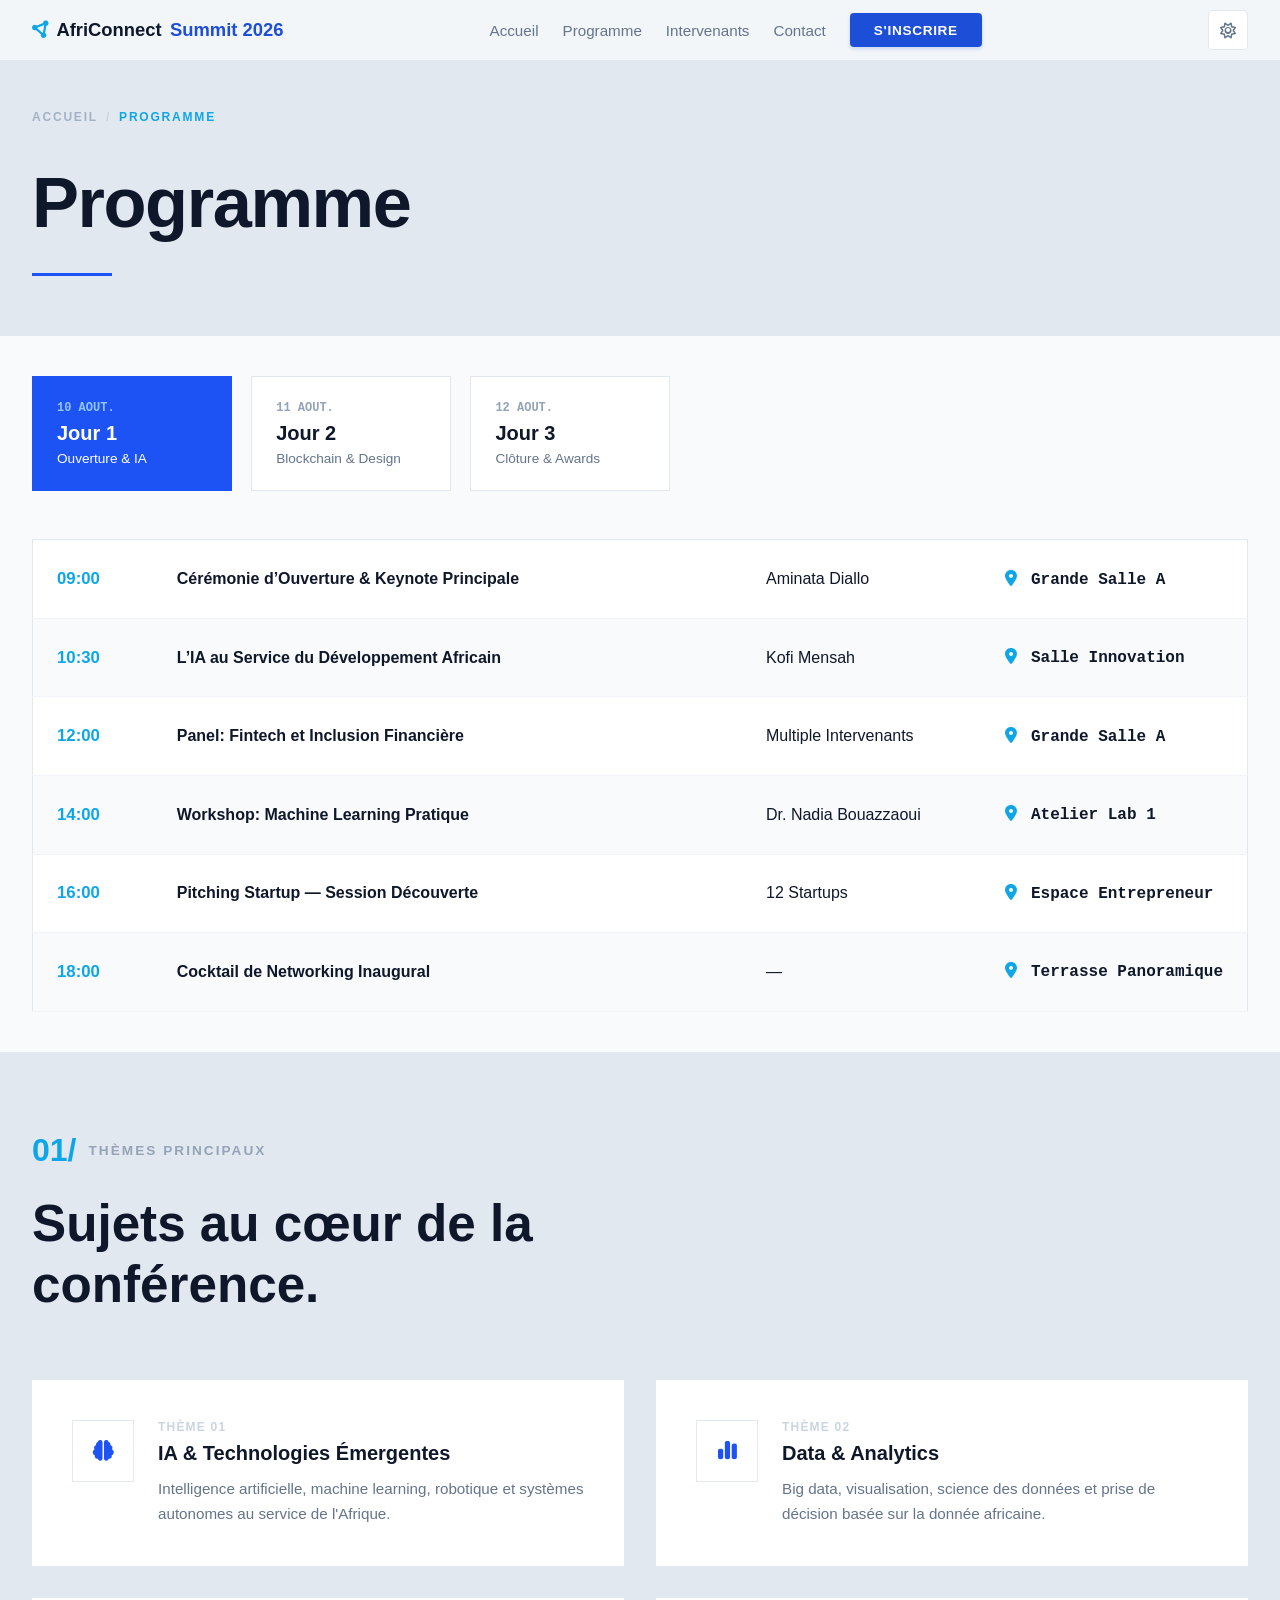
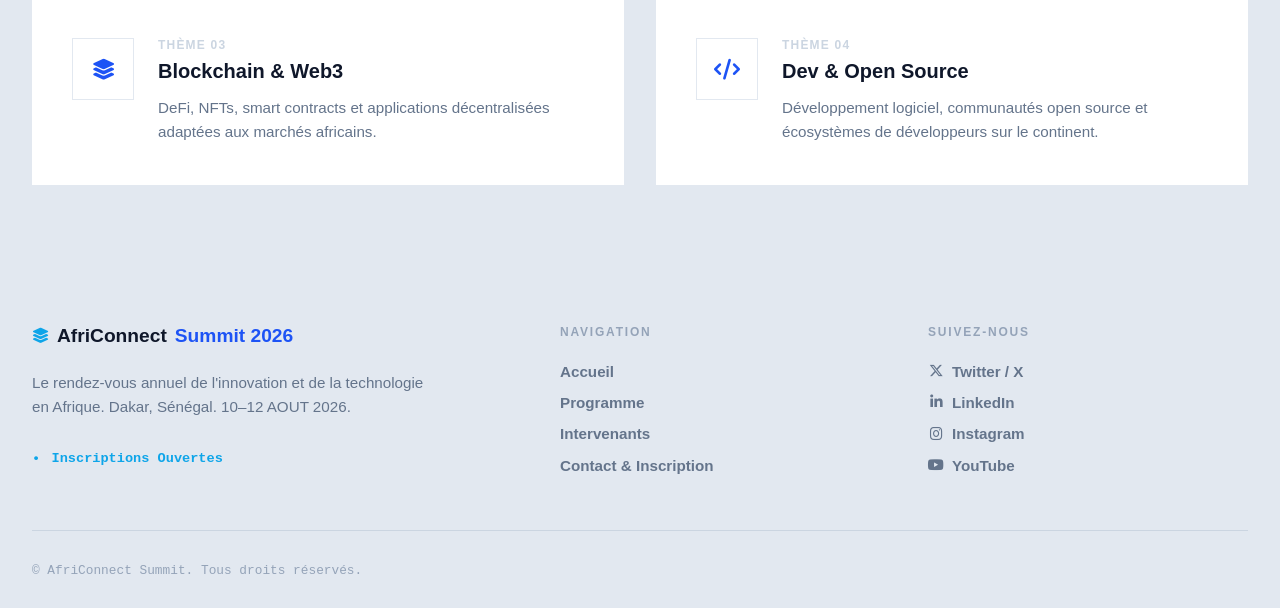
<file: programme.html>
<!DOCTYPE html>
<html lang="fr">
<head>
    <meta charset="UTF-8">
    <meta name="viewport" content="width=device-width, initial-scale=1.0">
    <title>AfriConnect Summit 2026 | Le Carrefour de la Tech Panafricaine</title>
    <link rel="stylesheet" href="css/style.css">
    <link rel="stylesheet" href="https://cdnjs.cloudflare.com/ajax/libs/font-awesome/6.4.0/css/all.min.css">
</head>
<body>


<nav class="navbar">
  <div class="nav-container">
    <div class="logo-group">
      <i class="fa-solid fa-circle-nodes logo-icon"></i>
      <span>AfriConnect <span class="anim-logo">Summit 2026</span></span>
    </div>
    
    <ul class="nav-menu" id="navMenu">
      <li class="li-nav"><a href="index.html" class="nav-lien">Accueil</a></li>
      <li class="li-nav"><a href="programme.html" class="nav-lien">Programme</a></li>
      <li class="li-nav"><a href="intervenants.html" class="nav-lien">Intervenants</a></li>
      <li class="li-nav"><a href="contact.html" class="nav-lien">Contact</a></li>
      <li class="li-nav li-cta"><a href="contact.html" class="cta-btn">S'INSCRIRE</a></li>
    </ul>

    <div class="nav-actions">
      <button id="mode-sombre" class="theme-btn" aria-label="Changer de thème">
        <i class="fa-regular fa-moon icon-moon"></i>
        <i class="fa-regular fa-sun icon-sun"></i>
      </button>

      <button class="hamburger" id="hamburger" aria-label="Ouvrir le menu">
        <span class="bar"></span>
        <span class="bar"></span>
        <span class="bar"></span>
      </button>
    </div>
  </div>
</nav>


    <!-- HERO INTERNE -->
    <section class="banniere-hero-interne">
        <div class="conteneur-hero-interne">
            <nav class="fil-ariane">
                <a href="index.html" class="lien-ariane-parent">ACCUEIL</a>
                <span class="separateur-ariane">/</span>
                <span class="lien-ariane-actuel">PROGRAMME</span>
            </nav>
            <h1 class="titre-principal-interne">Programme</h1>
            <div class="soulignement-decoratif"></div>
        </div>
    </section>

    <!-- ONGLETS 3 JOURS -->
    <section id="zone-planning" class="conteneur-planning">
        <div class="navigation-onglets">
            <button class="onglet-jour actif" data-cible="jour1">
                <span class="meta-date">10 AOUT.</span>
                <span class="titre-jour">Jour 1</span>
                <span class="theme-jour">Ouverture & IA</span>
            </button>

            <button class="onglet-jour" data-cible="jour2">
                <span class="meta-date">11 AOUT.</span>
                <span class="titre-jour">Jour 2</span>
                <span class="theme-jour">Blockchain & Design</span>
            </button>

            <button class="onglet-jour" data-cible="jour3">
                <span class="meta-date">12 AOUT.</span>
                <span class="titre-jour">Jour 3</span>
                <span class="theme-jour">Clôture & Awards</span>
            </button>
        </div>

        <div class="conteneur-tables-planning">
            <div id="jour1" class="contenu-planning actif">
                <table class="table-programme">
                    <tbody>
                        <tr>
                            <td class="colonne-heure">09:00</td>
                            <td class="colonne-session">Cérémonie d’Ouverture & Keynote Principale</td>
                            <td class="colonne-intervenant">Aminata Diallo</td>
                            <td class="colonne-salle"><i class="fa-solid fa-location-dot"></i> Grande Salle A</td>
                        </tr>
                        <tr>
                            <td class="colonne-heure">10:30</td>
                            <td class="colonne-session">L’IA au Service du Développement Africain</td>
                            <td class="colonne-intervenant">Kofi Mensah</td>
                            <td class="colonne-salle"><i class="fa-solid fa-location-dot"></i> Salle Innovation</td>
                        </tr>
                        <tr>
                            <td class="colonne-heure">12:00</td>
                            <td class="colonne-session">Panel: Fintech et Inclusion Financière</td>
                            <td class="colonne-intervenant">Multiple Intervenants</td>
                            <td class="colonne-salle"><i class="fa-solid fa-location-dot"></i> Grande Salle A</td>
                        </tr>
                        <tr>
                            <td class="colonne-heure">14:00</td>
                            <td class="colonne-session">Workshop: Machine Learning Pratique</td>
                            <td class="colonne-intervenant">Dr. Nadia Bouazzaoui</td>
                            <td class="colonne-salle"><i class="fa-solid fa-location-dot"></i> Atelier Lab 1</td>
                        </tr>
                        <tr>
                            <td class="colonne-heure">16:00</td>
                            <td class="colonne-session">Pitching Startup — Session Découverte</td>
                            <td class="colonne-intervenant">12 Startups</td>
                            <td class="colonne-salle"><i class="fa-solid fa-location-dot"></i> Espace Entrepreneur</td>
                        </tr>
                        <tr>
                            <td class="colonne-heure">18:00</td>
                            <td class="colonne-session">Cocktail de Networking Inaugural</td>
                            <td class="colonne-intervenant">—</td>
                            <td class="colonne-salle"><i class="fa-solid fa-location-dot"></i> Terrasse Panoramique</td>
                        </tr>
                    </tbody>
                </table>
            </div>

            <div id="jour2" class="contenu-planning">
                <table class="table-programme">
                    <tbody>
                        <tr>
                            <td class="colonne-heure">09:00</td>
                            <td class="colonne-session">Keynote: Révolution Web3 et Décentralisation</td>
                            <td class="colonne-intervenant">Karim Bensalah</td>
                            <td class="colonne-salle"><i class="fa-solid fa-location-dot"></i> Grande Salle A</td>
                        </tr>
                        <tr>
                            <td class="colonne-heure">11:00</td>
                            <td class="colonne-session">Masterclass: UI/UX pour les Marchés Africains</td>
                            <td class="colonne-intervenant">Ngozi Adeyemi</td>
                            <td class="colonne-salle"><i class="fa-solid fa-location-dot"></i> Salle Innovation</td>
                        </tr>
                        <tr>
                            <td class="colonne-heure">13:30</td>
                            <td class="colonne-session">Tokenisation des Actifs Réels (RWA)</td>
                            <td class="colonne-intervenant">Amadou Sy</td>
                            <td class="colonne-salle"><i class="fa-solid fa-location-dot"></i> Atelier Lab 2</td>
                        </tr>
                        <tr>
                            <td class="colonne-heure">15:00</td>
                            <td class="colonne-session">Panel: Écosystèmes Cryptos et Régulations</td>
                            <td class="colonne-intervenant">Experts Blockchain</td>
                            <td class="colonne-salle"><i class="fa-solid fa-location-dot"></i> Grande Salle A</td>
                        </tr>
                        <tr>
                            <td class="colonne-heure">17:00</td>
                            <td class="colonne-session">Atelier: Design Thinking Appliqué</td>
                            <td class="colonne-intervenant">Design Studio Team</td>
                            <td class="colonne-salle"><i class="fa-solid fa-location-dot"></i> Atelier Lab 1</td>
                        </tr>
                    </tbody>
                </table>
            </div>

            <div id="jour3" class="contenu-planning">
                <table class="table-programme">
                    <tbody>
                        <tr>
                            <td class="colonne-heure">09:30</td>
                            <td class="colonne-session">Futur du Travail et Capital Humain Tech</td>
                            <td class="colonne-intervenant">Fatou Diop</td>
                            <td class="colonne-salle"><i class="fa-solid fa-location-dot"></i> Salle Innovation</td>
                        </tr>
                        <tr>
                            <td class="colonne-heure">11:00</td>
                            <td class="colonne-session">Table Ronde des Investisseurs (VC Africa)</td>
                            <td class="colonne-intervenant">Panel d'Investisseurs</td>
                            <td class="colonne-salle"><i class="fa-solid fa-location-dot"></i> Grande Salle A</td>
                        </tr>
                        <tr>
                            <td class="colonne-heure">14:00</td>
                            <td class="colonne-session">Grande Finale du Concours de Pitch</td>
                            <td class="colonne-intervenant">Finalistes Startups</td>
                            <td class="colonne-salle"><i class="fa-solid fa-location-dot"></i> Grande Salle A</td>
                        </tr>
                        <tr>
                            <td class="colonne-heure">16:00</td>
                            <td class="colonne-session">Remise des Trophées AfriConnect Awards</td>
                            <td class="colonne-intervenant">Comité d'Organisation</td>
                            <td class="colonne-salle"><i class="fa-solid fa-location-dot"></i> Grande Salle A</td>
                        </tr>
                        <tr>
                            <td class="colonne-heure">17:30</td>
                            <td class="colonne-session">Discours de Clôture et Perspectives 2027</td>
                            <td class="colonne-intervenant">Direction du Sommet</td>
                            <td class="colonne-salle"><i class="fa-solid fa-location-dot"></i> Grande Salle A</td>
                        </tr>
                    </tbody>
                </table>
            </div>
        </div>
    </section>

    <!-- SECTION THÉMATIQUES -->
    <section id="themathiques-sommet" class="conteneur-thematiques">
        <div class="entete-thematiques">
            <span class="numero-section">01/</span>
            <span class="titre-section">THÈMES PRINCIPAUX</span>
        </div>
        
        <h2 class="grand-titre">Sujets au cœur de la conférence.</h2>

        <div class="grille-thematiques">
            <div class="carte-theme element-anime">
                <div class="conteneur-icone-theme">
                    <i class="fa-solid fa-brain"></i>
                </div>
                <div class="contenu-theme">
                    <span class="index-theme">THÈME 01</span>
                    <h3 class="titre-theme">IA & Technologies Émergentes</h3>
                    <p class="description-theme">
                        Intelligence artificielle, machine learning, robotique et systèmes autonomes au service de l'Afrique.
                    </p>
                </div>
            </div>

            <div class="carte-theme element-anime">
                <div class="conteneur-icone-theme">
                    <i class="fa-solid fa-chart-simple"></i>
                </div>
                <div class="contenu-theme">
                    <span class="index-theme">THÈME 02</span>
                    <h3 class="titre-theme">Data & Analytics</h3>
                    <p class="description-theme">
                        Big data, visualisation, science des données et prise de décision basée sur la donnée africaine.
                    </p>
                </div>
            </div>

            <div class="carte-theme element-anime">
                <div class="conteneur-icone-theme">
                    <i class="fa-solid fa-layer-group"></i>
                </div>
                <div class="contenu-theme">
                    <span class="index-theme">THÈME 03</span>
                    <h3 class="titre-theme">Blockchain & Web3</h3>
                    <p class="description-theme">
                        DeFi, NFTs, smart contracts et applications décentralisées adaptées aux marchés africains.
                    </p>
                </div>
            </div>

            <div class="carte-theme element-anime">
                <div class="conteneur-icone-theme">
                    <i class="fa-solid fa-code"></i>
                </div>
                <div class="contenu-theme">
                    <span class="index-theme">THÈME 04</span>
                    <h3 class="titre-theme">Dev & Open Source</h3>
                    <p class="description-theme">
                        Développement logiciel, communautés open source et écosystèmes de développeurs sur le continent.
                    </p>
                </div>
            </div>
        </div>
    </section>



    <!-- footer -->
<footer class="pied-de-page">
  <div class="conteneur-pied">
    
    <div class="colonnes-pied">
      <div class="colonne-info">
        <h3 class="logo-sommet">
          <i class="fa-solid fa-layer-group icone-logo"></i> 
          AfriConnect <span class="texte-bleu">Summit 2026</span>
        </h3>
        <p class="description-sommet">
          Le rendez-vous annuel de l'innovation et de la technologie en Afrique. Dakar, Sénégal. 10–12 AOUT 2026.
        </p>
        <div class="statut-inscription">
          <span class="puce-inscription">•</span> Inscriptions Ouvertes
        </div>
      </div>

      <div class="colonne-liens">
        <h4 class="titre-colonne">NAVIGATION</h4>
        <nav class="liens-navigation">
          <a href="accueil">Accueil</a>
          <a href="programme">Programme</a>
          <a href="intervenants">Intervenants</a>
          <a href="contact">Contact & Inscription</a>
        </nav>
      </div>

      <div class="colonne-liens">
        <h4 class="titre-colonne">SUIVEZ-NOUS</h4>
        <nav class="liens-navigation">
          <a href="https://twitter.com" target="_blank" rel="noopener"><i class="fa-brands fa-x-twitter icone-reseau"></i> Twitter / X</a>
          <a href="https://linkedin.com" target="_blank" rel="noopener"><i class="fa-brands fa-linkedin-in icone-reseau"></i> LinkedIn</a>
          <a href="https://instagram.com" target="_blank" rel="noopener"><i class="fa-brands fa-instagram icone-reseau"></i> Instagram</a>
          <a href="https://youtube.com" target="_blank" rel="noopener"><i class="fa-brands fa-youtube icone-reseau"></i> YouTube</a>
        </nav>
      </div>
    </div>

    <div class="barre-basse">
      <p class="texte-copyright">
        &copy; <span id="annee-dynamique"></span> AfriConnect Summit. Tous droits réservés.
      </p>
      
    </div>

  </div>

       <button id="btn-retour-haut" class="action-retour-haut" type="button" aria-label="Retour en haut de page">
  <i class="fa-solid fa-arrow-up icone-fleche"></i>
</button>
</footer>


    <script src="js/main.js"></script>
</body>
</html>
</file>
<file: css/style.css>
/* ========== INDEX HTML========= */
/* 
   1. PALETTE DE COULEURS ET VARIABLES CSS (THEMING)
    */

/* Variables globales applicables par défaut (Mode Clair) */
:root {
  --bg-page: #f8fafc;          /* Fond général de la page */
  --bg-card: #ffffff;          /* Fond des cartes et conteneurs */
  --bg-navbar: #f3f6f9;
  --text-main: #1e293b;
  --text-muted: #64748b;
  --primary-color: #1d4ed8;
  --border-color: #e2e8f0;
  --btn-theme-bg: #ffffff;
  --transition: all 0.25s ease;
}

[data-theme="dark"] {
  --bg-page: #0b1120;          /* Fond de page très sombre */
  --bg-card: #1e293b;          /* Cartes plus sombres que le fond */
  --bg-navbar: #0f172a;
  --text-main: #f8fafc;        /* Le texte passe en blanc/clair */
  --text-muted: #94a3b8;
  --primary-color: #3b82f6;
  --border-color: #334155;
  --btn-theme-bg: #1e293b;
}
/* 
   2. STYLES GÉNÉRAUX ETRÉINITIALISATION (BASE)
    */

/* Styles appliqués sur tout le corps de la page */
body {
  
  margin: 0;                   /* Annulation des marges par défaut du navigateur */
  font-family: 'Segoe UI', Roboto, Helvetica, Arial, sans-serif; /* Police moderne et lisible */
  
}


/*
   3. STRUCTURE ET CONTENEUR DE LA NAVBAR
    */

/* Bloc principal de la barre de navigation */
.navbar {
  position: fixed;             /* Maintient la navbar accrochée en haut lors du défilement */
  top: 0;                      /* Aligne la navbar tout en haut */
  left: 0;                     /* Aligne la navbar tout à gauche */
  width: 100%;                 /* Étend la navbar sur toute la largeur de l'écran */
  background-color: var(--bg-navbar); /* Applique la couleur de fond dynamique */
  border-bottom: 1px solid var(--border-color); /* Ajoute une bordure subtile en bas */
  z-index: 1000;               /* Assure que la navbar reste au-dessus des autres éléments */
  transition: var(--transition); /* Anime le changement de couleur de fond (mode clair/sombre) */
  
}

/* Conteneur interne permettant de centrer et limiter la largeur du contenu */
.nav-container {
  display: flex;               /* Active le mode Flexbox pour aligner les enfants sur une ligne */
  justify-content: space-between; /* Espace équitablement le logo, le menu et les actions */
  align-items: center;         /* Aligne verticalement tous les éléments au centre */
  max-width: 1400px;           /* Empêche le contenu de trop s'étaler sur les grands écrans */
  margin: 0 auto;              /* Centre le conteneur horizontalement dans la page */
  padding: 0.75rem 2rem;       /* Espacement interne (haut/bas 0.75rem, gauche/droite 2rem) */
  height: 60px;                /* Fixe la hauteur totale de la barre de navigation */
  box-sizing: border-box;      /* Inclut le padding et la bordure dans le calcul des 60px */
  
}

/* --- EFFET AU SCROLL (Shrink + Ombre) --- */

/* Réduit la hauteur de 80px à 60px au défilement */
.navbar.scrolled .nav-container {
  height: 60px;
}

/* Ajoute l'ombre portée */
.navbar.scrolled {
  box-shadow: 0 10px 25px -5px rgba(0, 0, 0, 0.1);
  backdrop-filter: blur(8px);
}

/* Ombre adaptée au mode sombre */
[data-theme="dark"] .navbar.scrolled {
  box-shadow: 0 10px 25px -5px rgba(0, 0, 0, 0.5);
}
.hero, 
section:first-of-type {
  padding-top: 80px; /* Remplace 60px par 80px pour coller à la hauteur initiale */
}

/* 
   4. MARQUE ET LOGO
    */

/* Conteneur du logo (icône + texte) */
.logo-group {
  display: flex;               /* Aligne l'icône et le texte côte à côte */
  align-items: center;         /* Aligne verticalement l'icône et le texte */
  gap: 0.4rem;                 /* Définit un espace entre l'icône et le texte */
  font-weight: 700;            /* Met le texte du logo en gras */
  font-size: 1.15rem;          /* Définit la taille du texte du logo */
  color: var(--text-main);     /* 👈 C'EST CETTE VARIABLE qui fera passer "AfriConnect" en blanc en mode sombre ! */
  user-select: none;           /* Empêche la sélection accidentelle du texte au clic */
  transition: var(--transition); /* Transition fluide au changement de mode */
}

/* Style de l'icône dans le logo */
.logo-icon {
  font-size: 1.1rem;           /* Ajuste la taille de l'icône du logo */
  color: var(--accent-cyan);   /* Applique la couleur cyan dynamique */
}

/* Style de la partie animée/spéciale du texte du logo ("Summit 2026") */
.anim-logo {
  color: var(--primary-color); /* Applique la couleur bleu royal dynamique */
  font-weight: 700;            /* S'assure que le texte reste bien en gras */
  margin-left: 0.2rem;         /* Décale légèrement la partie bleue vers la droite */
}
/* 
   5. MENU DE NAVIGATION ET LIENS
    */

/* Liste des liens de navigation */
.nav-menu {
  display: flex;               /* Aligne les éléments `<li>` horizontalement */
  list-style: none;            /* Supprime les puces par défaut de la liste `<ul>` */
  gap: 2rem;                   /* Espace de 2rem entre chaque lien du menu */
  margin: 0;                   /* Annule les marges par défaut de la liste */
  padding: 0;                  /* Annule les rembourrages par défaut de la liste */
  margin-left: auto;           /* Pousse le menu vers la droite en occupant l'espace libre */
  margin-right: 2.5rem;        /* Ajoute un espace à droite avant les boutons d'action */
}

/* Éléments individuels de la liste du menu */
.li-nav {
  display: flex;               /* Flexbox pour aligner parfaitement le contenu du `<li>` */
  align-items: center;         /* Aligne verticalement le lien à l'intérieur de la puce */
}

/* Balises d'ancres/liens dans la navigation */
.nav-lien {
  text-decoration: none;       /* Supprime le soulignement par défaut des liens */
  color: var(--text-muted);     /* Applique la couleur grise inactive */
  font-weight: 500;            /* Épaisseur de texte moyenne */
  font-size: 0.95rem;          /* Taille de police des liens */
  transition: var(--transition); /* Animation fluide lors du changement de couleur */
}

/* Effets au survol et états actifs sur les liens */
.nav-lien:hover, 
.nav-lien.active,
.nav-lien[href="#index.html"] {
  color: var(--accent-cyan);   /* Change la couleur en cyan au survol ou si la page est active */
}

/* 
   6. BOUTONS D'ACTION (CTA ET THÈME)
    */

/* Bouton principal d'action (S'inscrire) */
.cta-btn {
  background-color: var(--primary-color); /* Fond bleu royal dynamique */
  color: #ffffff;                         /* Texte toujours blanc pour un fort contraste */
  text-decoration: none;                  /* Supprime le soulignement du lien */
  padding: 0.6rem 1.5rem;                  /* Rembourrage interne (haut/bas 0.6rem, gauche/droite 1.5rem) */
  font-weight: 700;                        /* Texte en gras */
  font-size: 0.85rem;                      /* Taille de police */
  letter-spacing: 0.05em;                  /* Légère espacement entre les lettres */
  border-radius: 4px;                      /* Arrondit légèrement les coins */
  transition: var(--transition);           /* Animation douce des propriétés CSS */
  box-shadow: 0 2px 4px rgba(29, 78, 216, 0.2); /* Ombre portée légère */
  white-space: nowrap;                     /* Empêche le texte du bouton de passer à la ligne */
  margin-right: 1.25rem;                   /* Espace à droite pour séparer du bouton de thème */
}

/* Survol du bouton S'inscrire */
.cta-btn:hover {
  opacity: 0.9;                            /* Diminue légèrement l'opacité pour donner un retour visuel */
}

/* Bouton carré pour la bascule du thème (Clair/Sombre) */
.theme-btn {
  background-color: var(--btn-theme-bg);   /* Couleur de fond selon le thème */
  border: 1px solid var(--border-color);    /* Fine bordure grise ou sombre */
  width: 40px;                             /* Largeur fixe du carré */
  height: 40px;                            /* Hauteur fixe du carré */
  display: flex;                           /* Mode Flexbox pour le centrage de l'icône */
  align-items: center;                     /* Centre l'icône verticalement */
  justify-content: center;                 /* Centre l'icône horizontalement */
  cursor: pointer;                         /* Transforme le pointeur de la souris en main */
  border-radius: 4px;                      /* Coins légèrement arrondis */
  color: var(--text-muted);                /* Couleur par défaut de l'icône */
  transition: var(--transition);           /* Animation fluide lors du survol ou changement */
  flex-shrink: 0;                          /* Empêche le bouton de rétrécir si le conteneur manque d'espace */
}

/* Taille de l'icône à l'intérieur du bouton thème */
.theme-btn i {
  font-size: 1rem;                         /* Taille de l'icône de lune/soleil */
}

/* Gestion de l'affichage de l'icône du soleil */
.icon-sun {
  display: none;                           /* Masqué par défaut en mode clair */
}

/* Survol du bouton de thème */
.theme-btn:hover {
  color: var(--primary-color);             /* L'icône passe en couleur primaire au survol */
  border-color: var(--primary-color);      /* La bordure passe en couleur primaire au survol */
}

/* 
   7. COMPENSATION DE LA NAVBAR FIXE SUR LE CONTENU
    */

/* Évite que la première section sous la navbar ne soit masquée par `position: fixed` */
.hero, 
section:first-of-type {
  padding-top: 60px;                       /* Ajoute un espace en haut égal à la hauteur de la navbar (60px) */
}

/* --------SECTION HERO-------- */

/* 
   1. STYLES GÉNÉRAUX & VARIABLES CSS (MODE CLAIR)
   = */

:root {
  /* Fond clair avec un léger dégradé bleuté pour rester moderne */
  --hero-bg: radial-gradient(circle at 80% 20%, #f1f5f9 0%, #f8fafc 60%);
  --text-main: #0f172a;        /* Bleu nuit très sombre presque noir */
  --text-muted: #64748b;       /* Gris pour les sous-titres et détails */
  --blue-primary: #1d53f5;     /* Bleu royal dynamique */
  --blue-glow: rgba(29, 83, 245, 0.15); /* Ombre/Lueur bleue douce */
  --border-color: #e2e8f0;     /* Bordures claires et discrètes */
  --accent-cyan: #0ea5e9;      /* Cyan pour le point et la localisation */
  
}

/* Réinitialisation de base du corps de page */
body {
  margin: 0;                   /* Supprime les marges par défaut */
  padding: 0;                  /* Supprime les rembourrages par défaut */
  background-color: #f8fafc;   /* Fond clair de secours */
  font-family: 'Segoe UI', Roboto, Helvetica, sans-serif; /* Typographie moderne */
  color: var(--text-main);     /* Couleur de texte principale */
  overflow-x: hidden;          /* Évite le défilement horizontal parasite */
}

/* 
   2. SECTION HERO & CONTENEUR (GRILLE)
    */

/* Section globale occupant au moins tout l'écran */
.section {
  min-height: 100vh;           /* Occupe au moins 100% de la hauteur de l'écran */
  width: 100%;                 /* Prend toute la largeur */
  background: var(--hero-bg);  /* Applique le dégradé clair */
  display: flex;               /* Flexbox pour centrer le conteneur */
  align-items: center;         /* Centrage vertical */
  justify-content: center;     /* Centrage horizontal */
  padding: 80px 2rem 40px 2rem;/* Espace interne en haut (compensation navbar) et en bas */
  box-sizing: border-box;      /* Inclut le padding dans le calcul de la taille */
}

/* Conteneur principal séparé en 2 colonnes */
.hero-container {
  max-width: 1300px;           /* Largeur maximale pour éviter le trop grand étalement */
  width: 100%;                 /* S'adapte à la largeur du parent */
  display: grid;               /* Disposition en grille CSS */
  grid-template-columns: 1.2fr 1fr; /* 60% colonne gauche (texte), 40% droite (compteur) */
  gap: 4rem;                   /* Espace généreux entre la gauche et la droite */
  align-items: center;         /* Alignement vertical centré des deux colonnes */
}

/* Bloc d'emballage du contenu textuel (gauche) */
.hero-content {
  display: flex;               /* Empilement vertical des éléments textuels */
  flex-direction: column;      /* Disposition en colonne */
}

/* 
   3. COLONNE GAUCHE : TYPOGRAPHIE ET BOUTONS
   */

/* Ligne supérieure d'information (Date et Lieu) */
.hero-meta {
  font-size: 0.85rem;          /* Petite taille style metadata */
  letter-spacing: 0.15em;      /* Espacement aéré entre les lettres */
  color: var(--text-muted);     /* Couleur grise discrète */
  display: flex;               /* Flexbox pour aligner le point et le texte */
  align-items: center;         /* Centrage vertical */
  gap: 0.5rem;                 /* Espace entre le point cyan et le texte */
  margin-bottom: 1.5rem;       /* Marge sous la ligne méta */
  font-weight: 600;            /* Texte semi-gras */
}

/* Petit point lumineux cyan */
.meta-dot {
  width: 6px;                  /* Largeur du point */
  height: 6px;                 /* Hauteur du point */
  background-color: var(--accent-cyan); /* Couleur cyan */
  border-radius: 50%;          /* Forme parfaitement ronde */
  box-shadow: 0 0 8px var(--accent-cyan); /* Effet d'éclat lumineux cyan */
}

/* Grand titre de l'événement */
.hero-titre {
  font-size: clamp(3.5rem, 6vw, 5.5rem); /* Taille réactive selon la largeur de l'écran */
  font-weight: 900;            /* Épaisseur de police maximale */
  line-height: 0.95;           /* Interligne serré très esthétique */
  letter-spacing: -0.02em;     /* Rapproche légèrement les lettres pour l'impact */
  margin: 0 0 2rem 0;          /* Marge sous le titre */
  color: var(--text-main);     /* Couleur sombre principale */
}

/* Style solide pour "L'AVENIR" et "PAS." */
.titre-noir {
  color: var(--text-main);     /* Bleu nuit très sombre */
}

/* Effet de contour en bleu sur "N'ATTEND" */
.titre-lumiere {
  color: transparent;          /* Rend le fond des lettres transparent */
  -webkit-text-stroke: 2px var(--blue-primary); /* Contour bleu royal */
  filter: drop-shadow(0 2px 8px var(--blue-glow)); /* Légère ombre bleue diffuse */
}

/* Sous-titre descriptif */
.hero-soustitre {
  color: #475569;              /* Gris foncé lisible */
  font-size: 1.15rem;          /* Taille confortable pour la lecture */
  line-height: 1.6;            /* Interligne aéré */
  max-width: 540px;            /* Limite la largeur du paragraphe */
  margin: 0 0 2.5rem 0;        /* Marge sous le paragraphe */
}

/* Conteneur des boutons d'action */
.hero-actions {
  display: flex;               /* Place les boutons côte à côte */
  gap: 1.2rem;                 /* Espace entre le bouton principal et secondaire */
}

/* Styles communs pour les boutons principal et secondaire */
.btn-primary, 
.btn-secondary {
  text-decoration: none;       /* Supprime le soulignement par défaut des liens */
  font-weight: 700;            /* Texte en gras */
  font-size: 0.85rem;          /* Taille du texte des boutons */
  letter-spacing: 0.08em;      /* Espacement des lettres */
  padding: 1rem 2rem;          /* Rembourrage interne */
  border-radius: 2px;          /* Angles très légèrement adoucis */
  transition: all 0.25s ease;  /* Transition douce pour l'effet de survol */
}

/* Bouton principal : S'INSCRIRE -> */
.btn-primary {
  background-color: var(--blue-primary); /* Fond bleu royal */
  color: #ffffff;                        /* Texte blanc */
  box-shadow: 0 4px 15px rgba(29, 83, 245, 0.2); /* Ombre bleutée sous le bouton */
}

/* Survol du bouton principal */
.btn-primary:hover {
  background-color: #1545cc;   /* Bleu un peu plus foncé au survol */
  transform: translateY(-2px); /* Décollement léger vers le haut */
}

/* Bouton secondaire : PROGRAMME */
.btn-secondary {
  background-color: #ffffff;   /* Fond blanc */
  color: var(--text-muted);     /* Texte gris */
  border: 1px solid var(--border-color); /* Fine bordure claire */
  box-shadow: 0 2px 4px rgba(0, 0, 0, 0.02); /* Ombre très discrète */
}

/* Survol du bouton secondaire */
.btn-secondary:hover {
  border-color: var(--text-main); /* La bordure devient sombre au survol */
  color: var(--text-main);        /* Le texte devient sombre au survol */
}

/* 
   4. COLONNE DROITE : COMPTE À REBOURS
    */

/* Conteneur global de la colonne de droite */
.hero-comptearebours {
  width: 100%;                 /* Occupe la largeur de la colonne */
  max-width: 480px;            /* Limite la largeur maximale */
  justify-self: end;           /* S'aligne vers la droite dans la grille */
}

/* En-tête "// COMPTE À REBOURS" */
.compte-rebours {
  font-size: 0.75rem;          /* Petite taille style console */
  letter-spacing: 0.15em;      /* Espacement large */
  color: var(--text-muted);    /* Couleur grise discrète */
  margin-bottom: 1rem;         /* Espace avant la grille */
  font-weight: 600;           /* Texte semi-gras */
  font-family: monospace, monospace; /* Style typographique tech/code */
}

/* Grille 2x2 des 4 blocs du compte à rebours */
.rebours-grille {
  display: grid;               /* Disposition en grille */
  grid-template-columns: 1fr 1fr; /* 2 colonnes de largeur égale */
  gap: 1px;                    /* Espace de 1px créant la bordure interne entre les cases */
  background-color: var(--border-color); /* Couleur de fond servant de bordure pour le gap */
  border: 1px solid var(--border-color); /* Bordure extérieure de la grille */
  box-shadow: 0 10px 25px rgba(0, 0, 0, 0.05); /* Ombre douce de la grille */
}

/* Carte individuelle de temps */
.compte-box {
  background-color: #ffffff;   /* Fond blanc pour chaque case */
  padding: 2.5rem 2rem;        /* Rembourrage interne généreux */
  position: relative;          /* Nécessaire pour positionner les numéros 1, 2, 3, 4 */
  overflow: hidden;            /* Empêche le chiffre en filigrane de dépasser */
  display: flex;               /* Organisation en colonne */
  flex-direction: column;      /* Alignement vertical des éléments internes */
}

/* Chiffres géants d'indexation en arrière-plan (1, 2, 3, 4) */
.couleur-nombre {
  position: absolute;          /* Positionnement absolu dans la case */
  right: 15px;                 /* Calé à droite */
  bottom: -15px;               /* Légèrement décalé vers le bas */
  font-size: 6rem;             /* Taille géante */
  font-weight: 900;            /* Très gras */
  color: rgba(0, 0, 0, 0.03);  /* Filigrane extrêmement discret pour le mode clair */
  user-select: none;           /* Rend le chiffre non sélectionnable au curseur */
  z-index: 1;                  /* Placé derrière les chiffres principaux */
}

/* Grands chiffres dynamiques (000, 00, etc.) */
.nombre {
  font-size: 3.2rem;           /* Taille d'affichage imposante */
  font-weight: 700;            /* Texte en gras */
  letter-spacing: -0.02em;     /* Chiffres légèrement rapprochés */
  color: var(--text-main);     /* Couleur sombre */
  margin-bottom: 0.25rem;      /* Espace sous les chiffres */
  z-index: 2;                  /* Passe au-dessus du filigrane */
}

/* Libellés des sous-titres ("JOURS", "HEURES", etc.) */
.label {
  font-size: 0.7rem;           /* Petite taille */
  font-weight: 700;            /* Texte en gras */
  letter-spacing: 0.1em;       /* Espacement des lettres */
  color: var(--text-muted);    /* Couleur grise */
  z-index: 2;                  /* Passe au-dessus du filigrane */
}

/* Accentuation de couleur pour le premier bloc ("JOURS") */
.compte-box:first-child .label {
  color: var(--accent-cyan);   /* Couleur cyan pour faire ressortir la première case */
}

/* Pied du compte à rebours (Lieu + Icône) */
.rebours-footer {
  margin-top: 1.2rem;          /* Espacement au-dessus du pied */
  border: 1px solid var(--border-color); /* Fine bordure d'encadrement */
  padding: 1rem;               /* Rembourrage interne */
  font-size: 0.75rem;          /* Petite taille tech */
  letter-spacing: 0.08em;      /* Espacement des lettres */
  color: var(--text-muted);    /* Couleur grise */
  display: flex;               /* Flexbox pour aligner le texte et l'icône */
  justify-content: space-between; /* Pousse l'icône à l'extrémité droite */
  align-items: center;         /* Centrage vertical */
  background-color: #ffffff;   /* Fond blanc */
  box-shadow: 0 4px 10px rgba(0, 0, 0, 0.02); /* Ombre portée discrète */
  font-family: monospace, monospace; /* Style console tech */
}

/* Icône de localisation cyan */
.location-icon {
  color: var(--accent-cyan);   /* Couleur cyan lumineuse */
}

/* 
   5. ANIMATIONS CSS AU CHARGEMENT (COMPATIBILITÉ CLASSES HTML)
    */

/* Animation de fondue simple */
.fade-in {
  opacity: 0;
  animation: fadeIn 1s forwards ease-out;
}

/* Animation de fondue avec remontée vers le haut */
.fade-in-up {
  opacity: 0;
  transform: translateY(30px);
  animation: fadeInUp 0.8s forwards cubic-bezier(0.2, 0.8, 0.2, 1);
}

/* Décalages temporels (Delays) pour l'effet en cascade */
.delay-1 { animation-delay: 0.2s; }
.delay-2 { animation-delay: 0.4s; }
.delay-3 { animation-delay: 0.6s; }
.delay-4 { animation-delay: 0.8s; }

/* Keyframes de l'animation de fondue */
@keyframes fadeIn {
  to { 
    opacity: 1; 
  }
}

/* Keyframes de l'animation de remontée */
@keyframes fadeInUp {
  to {
    opacity: 1;
    transform: translateY(0);
  }
}

/* ------------------CHIFFRE CLES---------- */
/* ==========================================================================
   1. SECTION CHIFFRES CLÉS (SECTION GLOBALE)
   ========================================================================== */

/* Section principale des chiffres clés */
.chiffre-cles {
  width: 100%;                 /* Occupe toute la largeur */
  padding: 80px 2rem;          /* Espacement interne haut/bas et sur les côtés */
  background-color: #f8fafc;   /* Fond clair assorti au reste du site */
  box-sizing: border-box;      /* Inclut le padding dans le calcul de la taille */
}

/* Conteneur pour centrer la section et limiter sa largeur */
.stat-container {
  max-width: 1300px;           /* Largeur maximale identique à la navbar et au hero */
  margin: 0 auto;              /* Centrage horizontal dans la page */
  display: flex;               /* Flexbox pour empiler l'en-tête et la grille */
  flex-direction: column;      /* Disposition verticale */
  gap: 2.5rem;                 /* Espace entre l'en-tête (01/ CHIFFRES CLÉS) et les cartes */
}

/* ==========================================================================
   2. EN-TÊTE DE LA SECTION (01/ CHIFFRES CLÉS)
   ========================================================================== */

/* Bloc d'en-tête de section */
.entete {
  display: flex;               /* Alignement horizontal du numéro et du titre */
  align-items: center;         /* Centrage vertical */
  gap: 0.5rem;                 /* Espace entre "01/" et "CHIFFRES CLÉS" */
  font-family: monospace, monospace; /* Style typographique console/code */
  font-size: 0.9rem;           /* Taille de police discrete et professionnelle */
  letter-spacing: 0.12em;      /* Espacement entre les lettres */
  font-weight: 700;            /* Texte en gras */
}

/* Numéro de la section ("01/") en cyan */
.section-nombre {
  color: #0ea5e9;              /* Cyan identique à la charte graphique */
}

/* Titre de la section ("CHIFFRES CLÉS") */
.section-titre {
  color: #64748b;              /* Gris secondaire lisible */
}

/* ==========================================================================
   3. GRILLE ET CARTES DE STATISTIQUES
   ========================================================================== */

/* Grille contenant les 4 cartes */
.section-grille-cartes {
  display: grid;               /* Activation de la grille CSS */
  grid-template-columns: repeat(4, 1fr); /* 4 colonnes de largeur égale sur desktop */
  gap: 1.5rem;                 /* Espacement entre chaque carte */
}

/* Style de base pour chaque carte individuelle */
.section-carte {
  position: relative;          /* Indispensable pour positionner le chiffre d'arrière-plan */
  padding: 3rem 2rem 2.5rem 2rem; /* Rembourrage interne pour aérer le contenu */
  border-radius: 4px;          /* Légers arrondis aux angles */
  display: flex;               /* Flexbox interne */
  flex-direction: column;      /* Alignement vertical du chiffre et du label */
  justify-content: flex-end;   /* Aligne le contenu vers le bas de la carte */
  min-height: 200px;           /* Hauteur minimale pour des cartes imposantes */
  overflow: hidden;            /* Empêche le chiffre en filigrane de dépasser */
  box-sizing: border-box;      /* Inclut le padding dans les dimensions */
  transition: all 0.3s ease;   /* Transition douce au survol */
}

/* Survol des cartes : léger soulèvement visuel */
.section-carte:hover {
  transform: translateY(-4px); /* Remontée discrète de la carte */
}

/* ==========================================================================
   4. VARIANTES DE COULEURS DES CARTES
   ========================================================================== */

/* Carte 1 : Bleue (Accentuation principale) */
.carte-bleu {
  background-color: #1d53f5;   /* Fond bleu royal dynamique */
  color: #ffffff;              /* Texte écrit en blanc */
  box-shadow: 0 10px 25px rgba(29, 83, 245, 0.25); /* Ombre portée bleue */
}

/* Cartes 2 & 4 : Blanches (Standard) */
.carte-blanc {
  background-color: #ffffff;   /* Fond blanc pur */
  color: #0f172a;              /* Texte sombre */
  border: 1px solid #e2e8f0;   /* Fine bordure grise de séparation */
  box-shadow: 0 4px 15px rgba(0, 0, 0, 0.03); /* Ombre Portée subtile */
}

/* Carte 3 : Neutre / Gris très clair */
.carte-neutre {
  background-color: #f1f5f9;   /* Fond gris/bleuté très doux */
  color: #0f172a;              /* Texte sombre */
  border: 1px solid #e2e8f0;   /* Fine bordure grise */
}

/* ==========================================================================
   5. CONTENU DES CARTES (CHIFFRES ET LABELS)
   ========================================================================== */

/* Chiffres d'indexation géants en filigrane (1, 2, 3, 4) */
.couleur-chiffre {
  position: absolute;          /* Positionnement libre dans la carte */
  top: -10px;                  /* Calé tout en haut */
  right: 15px;                 /* Calé à droite */
  font-size: 7.5rem;           /* Taille d'affichage géante */
  font-weight: 900;            /* Typographie ultra-grasse */
  line-height: 1;              /* Interligne minimal */
  user-select: none;           /* Rend le texte non sélectionnable */
  z-index: 1;                  /* Positionné derrière le chiffre du compteur */
}

/* Couleur du filigrane pour la carte bleue */
.carte-bleu .couleur-chiffre {
  color: rgba(255, 255, 255, 0.12); /* Blanc très transparent sur fond bleu */
}

/* Couleur du filigrane pour les cartes blanches et neutres */
.carte-blanc .couleur-chiffre,
.carte-neutre .couleur-chiffre {
  color: rgba(0, 0, 0, 0.04);       /* Noir très discret pour le mode clair */
}

/* Chiffre principal avec son compteur (+1200, 48+, 3, 12) */
.stat-nombre {
  font-size: 3.8rem;           /* Grands chiffres d'impact */
  font-weight: 900;            /* Épaisseur maximale */
  letter-spacing: -0.03em;     /* Légèrement resserrés pour un effet compact */
  line-height: 1;              /* Pas d'interligne parasite */
  margin-bottom: 0.5rem;       /* Espacement avant le label */
  z-index: 2;                  /* Placé au-dessus du filigrane */
}

/* Libellé du chiffre ("PARTICIPANTS", "SPEAKERS", etc.) */
.stat-label {
  font-size: 0.8rem;           /* Petite taille typographique */
  font-weight: 700;            /* Texte en gras */
  letter-spacing: 0.12em;      /* Espacement large entre les lettres */
  z-index: 2;                  /* Placé au-dessus du filigrane */
}

/* Couleur du label pour la carte bleue */
.carte-bleu .stat-label {
  color: rgba(255, 255, 255, 0.85); /* Blanc légèrement adouci pour la lisibilité */
}

/* Couleur du label pour les cartes blanches et neutres */
.carte-blanc .stat-label,
.carte-neutre .stat-label {
  color: #64748b;              /* Gris discret */
}

/* ==========================================================================
   6. RESPONSIVE DESIGN (TABLETTES ET MOBILES)
   ========================================================================== */

/* Adaptation pour écrans moyens (Tablettes) */
@media (max-width: 1024px) {
  .section-grille-cartes {
    grid-template-columns: repeat(2, 1fr); /* Passage à 2 colonnes par ligne */
    gap: 1.25rem;
  }
}

/* Adaptation pour petits écrans (Mobiles) */
@media (max-width: 600px) {
  .section-grille-cartes {
    grid-template-columns: 1fr;            /* Une seule carte par ligne sur mobile */
  }

  .stat-nombre {
    font-size: 3.2rem;                     /* Taille de texte ajustée pour mobile */
  }
}



/* -------POURQUOI PARTICIPER------ */
/* 
   1. CONTENEUR PRINCIPAL DE LA SECTION "POURQUOI PARTICIPER"
    */

/* Section globale englobant le titre et les cartes */
.conteneur-pourquoi {
  background-color: #f8fafc;   /* Fond clair uniforme et moderne */
  padding: 80px 2rem;          /* Rembourrage interne haut/bas (80px) et gauche/droite (2rem) */
  font-family: 'Segoe UI', Roboto, Helvetica, Arial, sans-serif; /* Typographie du site */
  max-width: 1300px;           /* Largeur maximale identique aux autres sections */
  margin: 0 auto;              /* Centrage horizontal de la section */
  box-sizing: border-box;      /* Inclut le padding dans le calcul de la largeur */
}

/*
   2. EN-TÊTE DE LA SECTION (02/ POURQUOI PARTICIPER)
   */

/* Conteneur de la ligne d'indexation (Numéro + Titre) */
.entete-pourquoi {
  display: flex;               /* Alignement horizontal en mode Flexbox */
  align-items: center;         /* Centrage vertical du numéro et du texte */
  gap: 0.75rem;                /* Espacement entre le numéro cyan et le titre */
  margin-bottom: 1.5rem;       /* Marge inférieure avant le grand titre */
}

/* Numéro de section ("02/") */
.numero-section {
  font-size: 2rem;             /* Taille de police imposante */
  font-weight: 800;            /* Typographie très grasse */
  color: #0ea5e9;              /* Couleur cyan lumineuse de la charte */
}

/* Libellé de section ("POURQUOI PARTICIPER") */
.titre-section {
  font-size: 0.85rem;          /* Petite taille typographique style console */
  font-weight: 700;            /* Texte en gras */
  letter-spacing: 0.15em;      /* Espacement large entre les lettres */
  color: #94a3b8;              /* Couleur grise discrète */
}

/* Grand titre d'accroche ("Rejoignez le mouvement...") */
.grand-titre {
  font-size: clamp(2rem, 4vw, 3.5rem); /* Taille réactive s'adaptant à la taille d'écran */
  font-weight: 800;            /* Texte très gras */
  color: #0f172a;              /* Bleu nuit très sombre */
  line-height: 1.2;            /* Interligne compact pour dynamiser le titre */
  margin: 0 0 4rem 0;          /* Espace généreux de 4rem en bas avant les cartes */
  max-width: 800px;            /* Limite la largeur pour éviter une ligne trop longue */
}

/* 
   3. DISPOSITION EN FLEXBOX DE LA LISTE D'ARGUMENTS
    */

/* Conteneur des 3 cartes d'arguments */
.liste-arguments {
  display: flex;               /* Disposition des cartes côte à côte */
  gap: 2rem;                   /* Espace de 2rem entre chaque carte */
  justify-content: space-between; /* Répartition égale de l'espace disponible */
  flex-wrap: wrap;             /* Passage à la ligne automatique sur mobile */
}

/* 
   4. STYLE DES CARTES D'ARGUMENTS INDIVIDUELLES
    */

/* Bloc de chaque carte */
.carte-argument {
  flex: 1 1 300px;             /* S'agrandit (1), rétrécit (1) et a une base de 300px */
  background-color: #ffffff;   /* Fond blanc pur */
  border: 1px solid #e2e8f0;   /* Fine bordure grise de séparation */
  padding: 3rem 2.5rem;        /* Rembourrage interne très confortable */
  position: relative;          /* Nécessaire pour le positionnement du filigrane */
  overflow: hidden;            /* Empêche le chiffre en filigrane de dépasser de la carte */
  box-sizing: border-box;      /* Inclut les bordures et paddings dans les dimensions */
  display: flex;               /* Organisation Flexbox */
  flex-direction: column;      /* Empilement vertical des éléments internes */
}

/* Conteneur carré encadrant l'icône FontAwesome */
.conteneur-icone {
  width: 50px;                 /* Largeur fixe du carré */
  height: 50px;                /* Hauteur fixe du carré */
  border: 1px solid #e2e8f0;   /* Fine bordure autour du carré */
  display: flex;               /* Flexbox pour centrer l'icône */
  align-items: center;         /* Centrage vertical de l'icône */
  justify-content: center;     /* Centrage horizontal de l'icône */
  margin-bottom: 2rem;         /* Espace en bas avant l'index */
  background-color: #ffffff;   /* Fond blanc */
}

/* Icône à l'intérieur du carré (brain, globe, bolt) */
.icone-bleue {
  font-size: 1.25rem;          /* Taille d'affichage de l'icône */
  color: #1d53f5;              /* Bleu royal de la charte graphique */
}

/* Petit indicateur d'index ("01 /", "02 /", "03 /") */
.petit-index {
  font-size: 0.75rem;          /* Petite taille typographique */
  color: #cbd5e1;              /* Gris très clair */
  font-weight: 700;            /* Texte en gras */
  margin-bottom: 0.75rem;      /* Espace sous l'index */
}

/* Titre de l'argument ("Expertise Mondiale", etc.) */
.titre-argument {
  font-size: 1.5rem;           /* Taille de titre intermédiaire */
  font-weight: 700;            /* Texte en gras */
  color: #0f172a;              /* Couleur sombre principale */
  margin: 0 0 1rem 0;          /* Marge sous le titre */
}

/* Paragraphe explicatif de l'argument */
.description-argument {
  font-size: 0.95rem;          /* Taille de texte confortable */
  color: #64748b;              /* Couleur grise secondaire */
  line-height: 1.6;            /* Interligne aéré pour la lisibilité */
  margin: 0;                   /* Supprime la marge par défaut du paragraphe */
}

/* Grand numéro géant en filigrane (01, 02, 03) */
.filigrane-nombre {
  position: absolute;          /* Positionnement absolu dans la carte */
  right: 20px;                 /* Calé à 20px du bord droit */
  top: 10px;                   /* Calé à 10px du haut */
  font-size: 7rem;             /* Taille géante d'arrière-plan */
  font-weight: 900;            /* Typographie ultra-grasse */
  color: rgba(0, 0, 0, 0.02);  /* Transparence très subtile pour le mode clair */
  user-select: none;           /* Empêche la sélection accidentelle du texte */
}

/* 


/* -----intervenants */

/* 
   1. SECTION INTERVENANTS (CONTENEUR GLOBAL)
    */

/* Style du conteneur principal de la section des intervenants */
.conteneur-intervenants {
  background-color: #e2e8f0;   /* Fond clair global gris/bleuté pour la section */
  padding: 80px 2rem;          /* Espacement interne : 80px en haut/bas, 2rem sur les côtés */
  font-family: 'Segoe UI', Roboto, Helvetica, sans-serif; /* Famille de police principale */
  max-width: 1300px;           /* Largeur maximale pour aligner avec les autres conteneurs */
  margin: 0 auto;              /* Centrage horizontal de la section */
  box-sizing: border-box;      /* Inclus le padding dans le calcul de la largeur totale */
}

/* 
   2. EN-TÊTE DE LA SECTION (TITRE & BOUTON D'ACTION)
   */

/* Disposition de l'en-tête : Titre à gauche, Bouton à droite */
.entete-intervenants {
  display: flex;               /* Utilisation du mode Flexbox */
  justify-content: space-between; /* Écarte les éléments aux deux extrémités */
  align-items: flex-end;       /* Aligne le bouton avec le bas du grand titre */
  margin-bottom: 3.5rem;       /* Marge généreuse sous l'en-tête avant la grille */
}

/* Alignement du numéro et du libellé de section */
.meta-titre {
  display: flex;               /* Mode Flexbox horizontal */
  align-items: center;         /* Centrage vertical des deux éléments */
  gap: 0.75rem;                /* Espacement entre "03/" et "SPEAKERS" */
  margin-bottom: 1rem;         /* Espace sous la ligne d'index avant le grand titre */
}

/* Numéro de la section ("03/") */
.numero-section {
  font-size: 2rem;             /* Grande taille d'affichage */
  font-weight: 800;            /* Typographie très grasse */
  color: #0ea5e9;              /* Cyan de la charte graphique */
}

/* Libellé de la section ("SPEAKERS", "INTERVENANTS", etc.) */
.titre-section {
  font-size: 0.85rem;          /* Petite taille style console */
  font-weight: 700;            /* Texte en gras */
  letter-spacing: 0.15em;      /* Espacement aéré entre les lettres */
  color: #94a3b8;              /* Couleur grise discrète */
}

/* Grand titre d'accroche de la section */
.grand-titre {
  font-size: clamp(2rem, 4vw, 3.5rem); /* Taille réactive s'adaptant à l'écran */
  font-weight: 800;            /* Typographie très grasse */
  color: #0f172a;              /* Bleu nuit très sombre */
  margin: 0;                   /* Supprime les marges par défaut */
}

/* Bouton "VOIR TOUS" (Lien d'action secondaire) */
.bouton-voir-tous {
  text-decoration: none;       /* Supprime le soulignement par défaut du lien */
  font-size: 0.75rem;          /* Petite taille de texte */
  font-weight: 700;            /* Texte en gras */
  letter-spacing: 0.15em;      /* Espacement large entre les lettres */
  color: #64748b;              /* Texte gris neutre */
  border: 1px solid #cbd5e1;   /* Encadrement par une fine bordure grise */
  padding: 0.8rem 1.5rem;      /* Rembourrage interne du bouton */
  transition: all 0.25s ease;  /* Transition douce pour l'effet de survol */
  white-space: nowrap;         /* Empêche le texte du bouton de se couper sur 2 lignes */
}

/* Survol du bouton "VOIR TOUS" */
.bouton-voir-tous:hover {
  color: #1d53f5;              /* Le texte passe en bleu royal */
  border-color: #1d53f5;       /* La bordure passe en bleu royal */
  background-color: rgba(29, 83, 245, 0.02); /* Fond très légèrement teinté de bleu */
}

/* 
   3. GRILLE CSS DES CARTES INTERVENANTS
    */

/* Disposition des cartes en grille à 4 colonnes sur écran large */
.grille-intervenants {
  display: grid;               /* Activation de la grille CSS */
  grid-template-columns: repeat(4, 1fr); /* 4 colonnes de largeur égale */
  gap: 1.5rem;                 /* Espace de 1.5rem entre chaque carte */
}

/* 
   4. CARTE INDIVIDUELLE INTERVENANT
   */

/* Bloc de la carte d'un intervenant */
.carte-intervenant {
  background-color: #ffffff;   /* Fond blanc pur pour détacher de la section */
  display: flex;               /* Organisation en mode Flexbox */
  flex-direction: column;      /* Empilement vertical (Image puis Textes) */
  box-sizing: border-box;      /* Inclut les bordures dans le calcul des dimensions */
  transition: transform 0.3s ease, box-shadow 0.3s ease; /* Transitions douces pour l'animation */
  border-left: 3px solid transparent; /* Bordure gauche invisible préparée pour le survol */
}

/* Conteneur gérant le ratio d'aspect de l'image et le masque dégradé */
.conteneur-image {
  position: relative;          /* Référence pour le positionnement absolu de l'image et du voile */
  width: 100%;                 /* Occupe toute la largeur de la carte */
  padding-top: 110%;           /* Ratio de hauteur (110% pour un portrait légèrement vertical) */
  overflow: hidden;            /* Masque tout dépassement lors du zoom de l'image */
  background-color: #f1f5f9;   /* Couleur de fond temporaire pendant le chargement */
}

/* Image de portrait de l'intervenant */
.image-portrait {
  position: absolute;          /* Rempli tout le conteneur parent */
  top: 0;
  left: 0;
  width: 100%;
  height: 100%;
  object-fit: cover;           /* Conserve les proportions sans déformer l'image */
  filter: grayscale(20%);       /* Léger filtre désaturé pour une harmonie visuelle */
  transition: transform 0.5s ease; /* Transition fluide pour le zoom au survol */
}

/* Voile dégradé créant un fondu blanc progressif au bas de la photo */
.voile-degrade {
  position: absolute;          /* Placé en superposition sur la photo */
  bottom: 0;
  left: 0;
  width: 100%;
  height: 60%;                 /* Couvre les 60% inférieurs de l'image */
  background: linear-gradient(to top, rgba(255, 255, 255, 1) 0%, rgba(255, 255, 255, 0) 100%); /* Fondu du blanc opaque vers la transparence */
  z-index: 2;                  /* Placé au-dessus du portrait */
}

/* Bloc contenant les informations écrites sous la photo */
.infos-intervenant {
  padding: 2rem 1.5rem;        /* Rembourrage interne */
  background-color: #ffffff;   /* Fond blanc */
  z-index: 3;                  /* Placé au-dessus du voile dégradé */
}

/* Nom de l'intervenant */
.nom-intervenant {
  font-size: 1.25rem;          /* Taille de titre pour le nom */
  font-weight: 700;            /* Texte en gras */
  color: #0f172a;              /* Couleur sombre principale */
  margin: 0 0 0.4rem 0;        /* Petite marge sous le nom */
}

/* Poste / Titre professionnel de l'intervenant */
.poste-intervenant {
  font-size: 0.85rem;          /* Taille de sous-titre */
  color: #94a3b8;              /* Couleur grise discrète */
  margin: 0 0 1.5rem 0;        /* Marge avant le badge du pays */
}

/* Badge du pays (Style console / monospace) */
.badge-pays {
  font-size: 0.8rem;          /* Petite taille */
  font-family: 'Courier New', Courier, monospace; /* Typographie à chasse fixe style code */
  color: #0f172a;              /* Texte sombre */
  display: flex;               /* Alignement horizontal du code et du nom de pays */
  align-items: center;         /* Centrage vertical */
  gap: 0.5rem;                 /* Espace entre le code ("SN //") et le nom ("SÉNÉGAL") */
  font-weight: bold;           /* Texte en gras */
}

/* Code pays en accentuation cyan */
.code-pays {
  color: #0ea5e9;              /* Bleu cyan distinctive */
  font-weight: 700;            /* Texte très gras */
}

/* 
   5. EFFETS D'INTERACTION AU SURVOL (HOVER)
   */

/* Effet d'élévation de la carte lors du survol ou pour la carte active */
.carte-intervenant:hover, 
.carte-intervenant.active {
  transform: translateY(-5px); /* Décolle la carte de 5px vers le haut */
  box-shadow: 0 15px 30px rgba(15, 23, 42, 0.08); /* Ombre portée douce pour marquer la profondeur */
  border-left: 3px solid #1d53f5; /* Apparition d'une ligne d'accentuation bleue à gauche */
}

/* Effet de zoom sur le portrait lors du survol de la carte */
.carte-intervenant:hover .image-portrait {
  transform: scale(1.04);      /* Agrandissement subtil de 4% de la photo */
}

/*
   6. RESPONSIVE DESIGN (ADAPTATION MOBILES & TABLETTES)
    */

/* Adaptation pour écrans de taille moyenne (Tablettes) */
@media (max-width: 1100px) {
  .grille-intervenants {
    grid-template-columns: repeat(2, 1fr); /* Réduit la grille à 2 cartes par ligne */
  }
}

/* Adaptation pour petits écrans (Mobiles) */
@media (max-width: 650px) {
  /* Réorganisation de l'en-tête sur mobile */
  .entete-intervenants {
    flex-direction: column;    /* Empile le titre et le bouton verticalement */
    align-items: flex-start;   /* Aligne le bouton à gauche sous le titre */
    gap: 1.5rem;               /* Espace entre le titre et le bouton */
  }
  
  /* Passage de la grille en colonne unique */
  .grille-intervenants {
    grid-template-columns: 1fr; /* Une seule carte par ligne */
  }
}

/* --------partenaire */

/* 
   1. SECTION SPONSORS (CONTENEUR GLOBAL)
    */

/* Style du conteneur principal de la section des sponsors */
.conteneur-sponsors {
  background-color: #f8fafc;   /* Fond clair uniforme et épuré */
  padding: 80px 2rem;          /* Rembourrage interne : 80px haut/bas, 2rem gauche/droite */
  font-family: 'Segoe UI', Roboto, Helvetica, Arial, sans-serif; /* Famille de police principale */
  max-width: 1300px;           /* Largeur maximale pour aligner avec le reste du site */
  margin: 0 auto;              /* Centrage horizontal de la section */
  box-sizing: border-box;      /* Inclut le padding dans le calcul de la largeur */
}

/*
   2. EN-TÊTE DE LA SECTION (04/ PARTENAIRES & SPONSORS)
    */

/* Ligne d'en-tête contenant l'indexation (Numéro + Titre) */
.entete-sponsors {
  display: flex;               /* Alignement horizontal en Flexbox */
  align-items: center;         /* Centrage vertical du numéro et du libellé */
  gap: 0.75rem;                /* Espacement entre "04/" et "PARTENAIRES & SPONSORS" */
  margin-bottom: 1.5rem;       /* Marge en bas avant le grand titre d'accroche */
}

/* Numéro de la section ("04/") en cyan */
.conteneur-sponsors .numero-section {
  font-size: 2rem;             /* Grande taille d'affichage */
  font-weight: 800;            /* Typographie très grasse */
  color: #0ea5e9;              /* Cyan de la charte graphique */
}

/* Libellé de la section ("PARTENAIRES & SPONSORS") */
.conteneur-sponsors .titre-section {
  font-size: 0.85rem;          /* Petite taille style console/code */
  font-weight: 700;            /* Texte en gras */
  letter-spacing: 0.15em;      /* Espacement aéré entre les lettres */
  color: #94a3b8;              /* Couleur grise discrète */
}

/* Grand titre d'accroche de la section */
.conteneur-sponsors .grand-titre {
  font-size: clamp(2rem, 4vw, 3.5rem); /* Taille réactive s'adaptant à l'écran */
  font-weight: 800;            /* Typographie très grasse */
  color: #0f172a;              /* Bleu nuit très sombre */
  line-height: 1.2;            /* Interligne compact */
  margin: 0 0 4rem 0;          /* Marge de 4rem en bas avant la liste des sponsors */
  max-width: 800px;            /* Limite la largeur pour une meilleure lisibilité */
}

/* 
   3. STRUCTURE ET NIVEAUX DE SPONSORING
    */

/* Conteneur global de la liste des sponsors (Empilement vertical des catégories) */
.liste-sponsors {
  display: flex;               /* Organisation en mode Flexbox */
  flex-direction: column;      /* Disposition verticale des niveaux (Or, Argent, Bronze) */
  gap: 3.5rem;                 /* Espace généreux entre chaque catégorie de sponsors */
}

/* Bloc d'une catégorie individuelle de sponsor */
.categorie-sponsors {
  width: 100%;                 /* Occupe toute la largeur disponible */
}

/* 
   4. SÉPARATEURS TEXTUELS ET LIGNES D'ENCADREMENT
    */

/* Titre de catégorie ("// SPONSORS OR", etc.) avec ligne d'extension */
.separateur-sponsors {
  font-size: 0.75rem;          /* Petite taille typographique style technique */
  font-weight: 700;            /* Texte en gras */
  letter-spacing: 0.15em;      /* Espacement large entre les lettres */
  color: #94a3b8;              /* Couleur grise neutre */
  display: flex;               /* Flexbox pour aligner le texte et la ligne horizontale */
  align-items: center;         /* Centrage vertical de la ligne avec le texte */
  gap: 0.5rem;                 /* Espace entre les éléments */
  margin-bottom: 2rem;         /* Espace en bas avant d'afficher les logos */
  position: relative;          /* Positionnement de référence pour le pseudo-élément */
}

/* Ligne fine horizontale automatique s'étendant à droite du texte */
.separateur-sponsors::after {
  content: "";                 /* Génère un élément vide */
  flex: 1;                     /* Force la ligne à occuper tout l'espace restant */
  height: 1px;                 /* Épaisseur d'un pixel pour la ligne */
  background-color: #e2e8f0;   /* Couleur grise très claire pour le trait */
  margin-left: 1rem;           /* Marge à gauche pour décoller le trait du texte */
}

/* Couleurs des puces et indices selon le niveau de sponsoring */
.puce-or { 
  color: #f59e0b;              /* Orange / Doré lumineux pour le niveau OR */
}

.puce-argent { 
  color: #94a3b8;              /* Gris argenté pour le niveau ARGENT */
}

.puce-bronze { 
  color: #b45309;              /* Bronze ambré pour le niveau BRONZE */
}

/* 
   5. ALIGNEMENT FLEXBOX DES BLOCS DE LOGOS
    */

/* Grille Flexbox contenant les logos d'un même niveau */
.grille-flex-logos {
  display: flex;               /* Mode Flexbox */
  flex-wrap: wrap;             /* Autorise le passage à la ligne si nécessaire */
  gap: 1.2rem;                 /* Espacement de 1.2rem entre chaque bloc de logo */
  align-items: center;         /* Centrage vertical des logos entre eux */
  
}

/* Style de base partagé par tous les blocs de logos */
.bloc-logo {
  background-color: #ffffff;   /* Fond blanc pur pour faire ressortir les logos */
  border: 1px solid #e6f0e2;   /* Fine bordure grise */
  color: #64748b;              /* Couleur de texte/icône grise */
  font-weight: 700;            /* Texte en gras */
  display: flex;               /* Centrage du contenu en Flexbox */
  align-items: center;         /* Centrage vertical du contenu */
  justify-content: center;     /* Centrage horizontal du contenu */
  box-sizing: border-box;      /* Inclut les bordures et paddings dans les calculs */
  transition: all 0.25s ease;  /* Animation fluide lors du survol */
  user-select: none;           /* Empêche la sélection accidentelle au curseur */
}

/* Effet au survol des blocs de logos */
.bloc-logo:hover {
  border-color: #cbd5e1;       /* Bordure légèrement plus foncée */
  color: #0f172a;              /* Le texte/logo devient bleu nuit sombre */
  transform: translateY(-2px); /* Très léger décollement vers le haut */
}

/*
   6. DIFFÉRENCIATION VISUELLE DES TAILLES DE LOGOS
    */

/* 7. Logos du niveau OR (Incitations majeures - Grand format) */
.logo-or {
  padding: 1.8rem 2.5rem;      /* Rembourrage généreux */
  font-size: 1.15rem;          /* Taille de texte plus grande */
  min-width: 200px;            /* Largeur minimale importante */
}

/* 8. Logos du niveau ARGENT (Format intermédiaire) */
.logo-argent {
  padding: 1.4rem 2.rem;       /* Rembourrage moyen */
  font-size: 1rem;             /* Taille de texte standard */
  min-width: 170px;            /* Largeur minimale moyenne */
}

/* 9. Logos du niveau BRONZE (Format compact) */
.logo-bronze {
  padding: 1.1rem 1.6rem;      /* Rembourrage plus petit */
  font-size: 0.9rem;           /* Petite taille de texte */
  min-width: 140px;            /* Largeur minimale réduite */
}

/* 
   10. RESPONSIVE DESIGN (MOBILES & TABLETTES)
    */

/* Adaptation pour les tablettes et smartphones (< 768px) */
@media (max-width: 768px) {
  .grille-flex-logos {
    justify-content: center;   /* Centre les logos horizontalement sur petits écrans */
  }
  
  .bloc-logo {
    flex: 1 1 calc(50% - 1.2rem); /* Force 2 logos par ligne sur mobile */
    min-width: unset;          /* Supprime la largeur minimale fixe */
    text-align: center;        /* Alignement du texte au centre */
  }
}

/* Adaptation pour les très petits mobiles (< 480px) */
@media (max-width: 480px) {
  .bloc-logo {
    flex: 1 1 100%;            /* Force 1 seul logo par ligne sur petit écran */
  }
}

/* -------FOOTER------ */
/* 
   1. STYLE GÉNÉRAL DU PIED DE PAGE (SECTION GLOBALE)
    */

/* Conteneur principal du pied de page */
.pied-de-page {
  background-color: #e2e8f0;   /* Fond gris/bleuté clair fidèle au design */
  padding: 60px 2rem 30px 2rem;/* Rembourrage : 60px en haut, 2rem sur les côtés, 30px en bas */
  font-family: 'Segoe UI', Roboto, Helvetica, sans-serif; /* Typographie principale */
  box-sizing: border-box;      /* Inclut le padding dans le calcul de la hauteur/largeur */
}

/* Enveloppe interne pour limiter la largeur maximale */
.conteneur-pied {
  max-width: 1300px;           /* Aligné sur la largeur maximale du reste du site */
  margin: 0 auto;              /* Centrage horizontal dans la page */
}

/* 
   2. DISPOSITION ET COLONNES (FLEXBOX)
    */

/* Conteneur Flexbox regroupant les 3 colonnes de contenu */
.colonnes-pied {
  display: flex;               /* Alignement horizontal des colonnes */
  justify-content: space-between; /* Espacement maximal entre les colonnes */
  gap: 3rem;                   /* Espace de 3rem entre chaque colonne */
  padding-bottom: 3.5rem;      /* Espace en bas avant la barre de copyright */
}

/* Colonne de gauche (Informations & Description du sommet) */
.colonne-info {
  flex: 1.5 1 300px;           /* Plus large (1.5) avec une base minimale de 300px */
}

/* Colonnes de droite (Navigation et Réseaux sociaux) */
.colonne-liens {
  flex: 1 1 200px;             /* Largeur standard avec une base minimale de 200px */
}

/* 
   3. CONTENU DE LA COLONNE D'INFORMATION (GAUCHE)
    */

/* Titre / Logo du Sommet */
.logo-sommet {
  font-size: 1.2rem;          /* Taille d'affichage du logo */
  font-weight: 700;            /* Texte en gras */
  color: #0f172a;              /* Bleu nuit sombre */
  margin: 0 0 1.5rem 0;        /* Marge sous le logo */
  display: flex;               /* Flexbox pour aligner l'icône et le texte */
  align-items: center;         /* Centrage vertical */
  gap: 0.5rem;                 /* Espace entre l'icône et le texte */
}

/* Icône géométrique du logo */
.icone-logo {
  color: #0ea5e9;              /* Couleur cyan lumineuse */
  font-size: 0.95rem;          /* Taille de l'icône */
}

/* Mot mis en valeur dans le logo ("CONNECT", etc.) */
.texte-bleu {
  color: #1d53f5;              /* Bleu royal dynamique */
}

/* Paragraphe descriptif du sommet */
.description-sommet {
  font-size: 0.95rem;          /* Taille de texte confortable */
  color: #64748b;              /* Gris secondaire lisible */
  line-height: 1.6;            /* Interligne aéré */
  max-width: 400px;            /* Évite que les lignes de texte ne soient trop longues */
  margin: 0 0 2rem 0;          /* Marge inférieure */
}

/* Statut d'ouverture des inscriptions (Style Terminal) */
.statut-inscription {
  font-size: 0.85rem;          /* Petite taille */
  font-family: 'Courier New', Courier, monospace; /* Style typographique code/console */
  color: #0ea5e9;              /* Texte cyan */
  font-weight: 700;            /* Texte en gras */
}

/* Puce ou symbole précédant l'état des inscriptions */
.puce-inscription {
  margin-right: 0.2rem;        /* Léger décalage à droite */
}

/* 
   4. COLONNES DE LIENS (NAVIGATION & RÉSEAUX SOCIAUX)
    */

/* Titre des catégories de liens ("// NAVIGATION", "// RESEAUX") */
.titre-colonne {
  font-size: 0.75rem;          /* Petite taille style technique */
  font-weight: 700;            /* Texte en gras */
  letter-spacing: 0.15em;      /* Espacement large entre les lettres */
  color: #94a3b8;              /* Gris neutre */
  margin: 0 0 1.5rem 0;        /* Marge inférieure */
}

/* Conteneur vertical des liens */
.liens-navigation {
  display: flex;               /* Mode Flexbox */
  flex-direction: column;      /* Disposition en colonne */
  gap: 0.9rem;                 /* Espace de 0.9rem entre chaque lien */
}

/* Style individuel des liens Hypertextes */
.liens-navigation a {
  text-decoration: none;       /* Supprime le soulignement par défaut */
  font-size: 0.95rem;          /* Taille de police standard */
  font-weight: 600;            /* Texte semi-gras */
  color: #64748b;              /* Gris par défaut */
  transition: color 0.2s ease, transform 0.2s ease; /* Transitions douces au survol */
  display: inline-flex;        /* Flexbox pour aligner l'icône et le texte */
  align-items: center;         /* Centrage vertical */
  gap: 0.5rem;                 /* Espace entre l'icône réseau et le texte */
  width: max-content;          /* Ajuste la zone survolable au contenu exact */
}

/* Effet d'interaction au survol des liens */
.liens-navigation a:hover {
  color: #1d53f5;              /* Passage au bleu royal au survol */
  transform: translateX(3px);  /* Déplacement subtil de 3px vers la droite */
}

/* Taille et centrage des icônes de réseaux sociaux */
.icone-reseau {
  font-size: 0.9rem;          /* Taille de l'icône FontAwesome */
  width: 16px;                 /* Largeur fixe pour aligner parfaitement les textes */
  text-align: center;          /* Centrage de l'icône dans sa zone fixe */
}

/* 
   5. BARRE INFÉRIEURE (COPYRIGHT & BOUTON RETOUR EN HAUT)
    */

/* Ligne inférieure séparée par un trait */
.barre-basse {
  border-top: 1px solid #cbd5e1;/* Trait horizontal de séparation gris */
  padding-top: 2rem;           /* Espace entre la ligne et le contenu du bas */
  display: flex;               /* Alignement en Flexbox */
  justify-content: space-between; /* Copyright à gauche, Bouton à droite */
  align-items: center;         /* Centrage vertical */
}

/* Texte de Copyright */
.texte-copyright {
  font-size: 0.8rem;           /* Petite taille typographique */
  font-family: 'Courier New', Courier, monospace; /* Style console */
  color: #94a3b8;              /* Couleur grise discrète */
  margin: 0;                   /* Annule la marge par défaut du paragraphe */
}

/* 
  /* ==========================================================================
   BOUTON DE RETOUR EN HAUT FIXE & FLOTTANT
   ========================================================================== */

.action-retour-haut {
  position: fixed;               /* Fixe le bouton par-dessus le contenu sur l'écran */
  bottom: 2rem;                  /* Le place à 2rem du bas de l'écran */
  right: 2rem;                   /* Le place à 2rem de la droite de l'écran */
  z-index: 999;                  /* S'assure qu'il reste au-dessus des autres éléments */
  
  background-color: #1d53f5;     /* Couleur de fond bleu royal */
  border: 1px solid #cbd5e1;     /* Fine bordure grise */
  border-radius: 10px;           /* Angles adoucis (correction du 10pxpx) */
  padding: 0.7rem 1.2rem;        /* Rembourrage interne pour la forme du bouton */
  font-family: 'Courier New', Courier, monospace; /* Style typographique console/tech */
  font-size: 0.75rem;            /* Taille du texte */
  font-weight: 700;              /* Texte en gras */
  letter-spacing: 0.1em;         /* Espacement entre les lettres */
  color: #ffffff !important;     /* Force la couleur du texte et de l'icône en blanc */
  cursor: pointer;               /* Curseur sous forme de main au survol */
  
  display: inline-flex;          /* Alignement horizontal fluide du texte et de l'icône */
  align-items: center;           /* Centrage vertical */
  gap: 0.6rem;                   /* Espace entre le texte et l'icône */
  
  /* Masquage par défaut (quand on est en haut de la page) */
  opacity: 0;                    /* Rend le bouton totalement transparent */
  visibility: hidden;            /* Empêche de cliquer dessus quand il est masqué */
  transform: translateY(20px);   /* Le décale légèrement vers le bas pour l'effet d'apparition */
  transition: all 0.3s ease;     /* Animation fluide pour l'apparition/disparition */
}

/* État affiché (ajouté dynamiquement par le JavaScript lors du scroll) */
.action-retour-haut.visible {
  opacity: 1;                    /* Rend le bouton totalement opaque */
  visibility: visible;          /* Rend le bouton cliquable */
  transform: translateY(0);      /* Le remet à sa position normale */
}

/* Survol du bouton */
.action-retour-haut:hover {
  background-color: #1541c4;     /* Assombrit légèrement le bleu au survol */
  box-shadow: 0 10px 20px rgba(29, 83, 245, 0.3); /* Ajoute une ombre portée bleue */
}

/* Animation de la flèche au survol */
.action-retour-haut:hover .icone-fleche {
  transform: translateY(-3px);   /* Décale la flèche vers le haut pour inciter au clic */
}

/* Style de l'icône de flèche */
.icone-fleche {
  font-size: 0.85rem;            /* Taille de la flèche */
  transition: transform 0.25s ease; /* Transition fluide de la flèche */
}
/* 
   6. RESPONSIVE DESIGN (MOBILES & TABLETTES)
    */

/* Adaptation pour écrans tactiles et téléphones (< 768px) */
@media (max-width: 768px) {
  /* Passage des 3 colonnes en disposition verticale */
  .colonnes-pied {
    flex-direction: column;    /* Empilement des colonnes */
    gap: 2.5rem;               /* Réduction de l'espace inter-colonnes */
  }

  /* Réorganisation de la barre de copyright sur mobile */
  .barre-basse {
    flex-direction: column-reverse; /* Place le bouton de retour en haut au-dessus du copyright */
    gap: 1.5rem;               /* Espacement entre le bouton et le copyright */
    align-items: flex-start;   /* Alignement des éléments sur le bord gauche */
  }
}




/* ======= PROGRAMME.HTML======= */
/* HERO INTERNE */
/* 
   1. VARIABLES GLOBALES DE LA SECTION 
    */

:root {
  --fond-clair-global: #e2e8f0;   /* Teinte gris/bleu pour l'arrière-plan de la bannière */
  --texte-sombre: #0f172a;        /* Bleu nuit profond pour une forte lisibilité des titres */
  --bleu-accent: #1d53f5;         /* Bleu royal vif pour le soulignement et les effets d'interaction */
  --cyan-decoratif: #0ea5e9;      /* Cyan pour mettre en avant l'emplacement actuel dans le fil d'Ariane */
}

/* 
   2. STRUCTURE ET CONTENEUR DU HERO INTERNE
    */

/* Bannière principale occupant toute la largeur haut de page */
.banniere-hero-interne {
  background-color: var(--fond-clair-global); /* Application de la couleur de fond via la variable */
  width: 100%;                 /* Occupe 100% de la largeur de l'écran */
  margin-top: 50px;
  padding: 80px 2rem 60px 2rem;/* Rembourrage : 80px en haut, 2rem sur les côtés, 60px en bas */
  box-sizing: border-box;      /* Inclut le padding dans le calcul de la largeur totale */
  font-family: 'Segoe UI', Roboto, Helvetica, Arial, sans-serif; /* Typographie principale */
}

/* Conteneur interne pour limiter la largeur et centrer le contenu */
.conteneur-hero-interne {
  max-width: 1300px;           /* Largeur maximale alignée avec les autres sections du site */
  margin: 0 auto;              /* Centrage horizontal au milieu de l'écran */
  position: relative;          /* Positionnement de référence pour d'éventuels éléments absolus */
  display: flex;               /* Organisation des éléments enfants en mode Flexbox */
  flex-direction: column;      /* Empilement vertical (Fil d'Ariane, puis Titre, puis Soulignement) */
  align-items: flex-start;     /* Alignement de tous les éléments sur le bord gauche */
}

/* 
   3. DESIGN ET DÉTAILS DU FIL D'ARIANE (BREADCRUMB)
    */

/* Conteneur horizontal du fil d'Ariane */
.fil-ariane {
  display: flex;               /* Alignement horizontal des liens et séparateurs */
  align-items: center;         /* Centrage vertical de tous les éléments sur la même ligne */
  gap: 0.5rem;                 /* Espace de 0.5rem entre chaque fragment du fil d'Ariane */
  margin-bottom: 2.5rem;       /* Marge inférieure importante avant le grand titre H1 */
  font-size: 0.75rem;          /* Petite taille typographique style technique */
  font-weight: 700;            /* Texte en gras */
  letter-spacing: 0.15em;      /* Espacement aéré entre les lettres */
}

/* Liens parents dans le fil d'Ariane (Ex: "ACCUEIL /") */
.lien-ariane-parent {
  text-decoration: none;       /* Supprime le soulignement par défaut des liens */
  color: #a3b1c6;              /* Couleur grise/bleutée adoucie pour les pages précédentes */
  transition: color 0.2s ease; /* Transition douce lors du changement de couleur au survol */
}

/* Effet au survol des liens parents */
.lien-ariane-parent:hover {
  color: var(--bleu-accent);   /* Le lien passe en bleu royal au survol */
}

/* Symbole séparateur (Ex: "/") */
.separateur-ariane {
  color: #cbd5e1;              /* Gris très clair et discret pour le séparateur */
}

/* Intitulé de la page actuelle dans le fil d'Ariane */
.lien-ariane-actuel {
  color: var(--cyan-decoratif);/* Mises en valeur par la couleur cyan dynamique */
}

/* 
   4. TITRE PRINCIPAL (H1) ET LIGNE DÉCORATIVE
   */

/* Grand titre de la page interne */
.titre-principal-interne {
  font-size: clamp(3rem, 6vw, 5rem); /* Taille réactive s'adaptant à l'écran (Min: 3rem, Max: 5rem) */
  font-weight: 800;            /* Typographie ultra-grasse d'impact */
  color: var(--texte-sombre);  /* Bleu nuit sombre */
  margin: 0 0 1.5rem 0;        /* Marge sous le titre */
  letter-spacing: -0.02em;     /* Lettres légèrement resserrées pour un effet compact moderne */
  line-height: 1;              /* Interligne minimal pour éviter les espaces verticaux parasites */
}

/* Ligne fine sous le titre (Accentuation visuelle) */
.soulignement-decoratif {
  width: 80px;                 /* Largeur fixe de la barre d'accentuation */
  height: 3px;                 /* Épaisseur de 3 pixels pour le trait */
  background-color: var(--bleu-accent); /* Couleur bleu royal */
  margin-top: 0.5rem;          /* Espace au-dessus pour décoller du titre */
}

/* 
   5. RESPONSIVE DESIGN (MOBILITY & TABLETTES)
    */

/* Ajustements pour les écrans de taille inférieure ou égale à 768px */
@media (max-width: 768px) {
  /* Réduction des rembourrages de la bannière sur mobile */
  .banniere-hero-interne {
    padding: 60px 1.5rem 40px 1.5rem; /* Ajustement du padding haut/bas et côtés */
  }
  
  /* Réduction de la marge sous le fil d'Ariane sur petit écran */
  .fil-ariane {
    margin-bottom: 1.5rem;     /* Rapproche le fil d'Ariane du grand titre */
  }
}

/* -----ONGLETS 3 JOURS------ */


/* 
   1. CONTENEUR PRINCIPAL DU PLANNING
    */

.conteneur-planning {
  max-width: 1300px;           /* Largeur maximale de la section */
  margin: 40px auto;           /* Centrage horizontal et marge haut/bas */
  padding: 0 2rem;             /* Rembourrage sur les côtés */
  font-family: 'Segoe UI', Roboto, Helvetica, sans-serif; /* Typographie */
  box-sizing: border-box;      /* Inclut le padding dans la largeur totale */
}

/* 
   2. BARRE D'ONGLETS (NAVIGATION EN JOURS)
    */

.navigation-onglets {
  display: flex;               /* Disposition horizontale des onglets */
  gap: 1.2rem;                 /* Espace entre chaque bouton */
  margin-bottom: 3rem;         /* Espace sous la barre d'onglets */
}

/* Bouton d'onglet individuel */
.onglet-jour {
  flex: 1;                     /* Distribution équitable de l'espace */
  max-width: 200px;            /* Largeur maximale par onglet */
  background-color: #ffffff;   /* Fond blanc par défaut */
  border: 1px solid #e2e8f0;   /* Fine bordure grise */
  padding: 1.5rem;             /* Rembourrage interne */
  text-align: left;            /* Alignement du texte à gauche */
  cursor: pointer;             /* Curseur main */
  display: flex;               /* Flexbox interne */
  flex-direction: column;      /* Empilement vertical des textes */
  transition: all 0.25s ease;  /* Animation fluide au survol et à la sélection */
}

/* Interaction au survol (Hover) */
.onglet-jour:hover:not(.actif) {
  border-color: #cbd5e1;       /* Bordure plus marquée au survol */
  transform: translateY(-2px); /* Très léger décollement vers le haut */
}

/* Métadonnées de l'onglet (Date en haut) */
.meta-date {
  font-size: 0.75rem;
  font-family: 'Courier New', Courier, monospace; /* Style console tech */
  color: #94a3b8;              /* Couleur grise discrète */
  font-weight: 700;
  margin-bottom: 0.4rem;
}

/* Titre de l'onglet (Ex: Jour 1) */
.titre-jour {
  font-size: 1.25rem;
  font-weight: 700;
  color: #0f172a;              /* Bleu nuit sombre */
  margin-bottom: 0.4rem;
}

/* Thème sous le titre (Ex: Ouverture & IA) */
.theme-jour {
  font-size: 0.85rem;
  color: #64748b;              /* Gris intermédiaire */
  font-weight: 500;
}

/* 
   3. ÉTAT ACTIF DE L'ONGLET SÉLECTIONNÉ (BLEU ROYAL)
   */

/* Appliqué via JavaScript sur l'onglet sélectionné */
.onglet-jour.actif {
  background-color: #1d53f5;   /* Le fond passe au bleu royal */
  border-color: #1d53f5;       /* La bordure passe au bleu royal */
}

.onglet-jour.actif .meta-date { 
  color: #93c5fd;              /* Bleu clair lisible sur fond bleu foncé */
}

.onglet-jour.actif .titre-jour,
.onglet-jour.actif .theme-jour { 
  color: #ffffff;              /* Passage du texte au blanc */
}

/* 
   4. VISIBILITÉ DES TABLEAUX (MANAGÉ PAR JAVASCRIPT)
    */

/* Cache tous les tableaux par défaut */
.contenu-planning {
  display: none;
}

/* Affiche uniquement le tableau du jour actif */
.contenu-planning.actif {
  display: block;
}

/* 
   5. STYLE DES TABLEAUX DE PROGRAMME
    */

.table-programme {
  width: 100%;                 /* Occupe toute la largeur */
  border-collapse: collapse;   /* Fusionne les bordures des cellules */
  background-color: #ffffff;   /* Fond blanc */
  border: 1px solid #e2e8f0;   /* Cadre général de la table */
}

.table-programme tr {
  border-bottom: 1px solid #f1f5f9; /* Trait fin entre les lignes */
  transition: background-color 0.2s ease;
}

/* Alternance de couleurs (Lignes paires plus claires) */
.table-programme tr:nth-child(even) {
  background-color: #f8fafc;
}

/* Mise en valeur d'une session au survol */
.table-programme tr:hover {
  background-color: #f1f5f9;
}

/* Cellules du tableau */
.table-programme td {
  padding: 1.8rem 1.5rem;      /* Espacement interne confortable */
  font-size: 1rem;
  vertical-align: middle;      /* Alignement vertical au centre */
  color: #0f172a;
}

/* 
   6. PERSONNALISATION DES COLONNES
    */

/* Colonne Heure (Ex: 09:00) */
.colonne-heure {
  font-weight: 700;
  color: #0ea5e9 !important;   /* Cyan lumineux */
  width: 10%;
  font-size: 1.05rem !important;
}

/* Colonne Intitulé de Session */
.colonne-session {
  font-weight: 700;
  width: 50%;
}

/* Colonne Speaker / Intervenant */
.colonne-intervenant {
  color: #64748b;
  width: 20%;
}

/* Colonne Salle / Emplacement */
.colonne-salle {
  color: #94a3b8;
  font-size: 0.9rem;
  font-family: 'Courier New', Courier, monospace; /* Style console */
  font-weight: 600;
  width: 20%;
  white-space: nowrap;         /* Empêche la coupure du nom de la salle */
}

/* Icône de géolocalisation FontAwesome */
.colonne-salle i {
  color: #0ea5e9;              /* Icône cyan */
  margin-right: 0.3rem;
}

/* 
   7. RESPONSIVE DESIGN (MOBILITÉ ET TABLETTES)
    */

@media (max-width: 768px) {
  /* Passages des onglets en empilement vertical sur mobile */
  .navigation-onglets {
    flex-direction: column;
    gap: 0.75rem;
  }

  .onglet-jour {
    max-width: 100%;           /* Pleine largeur pour les onglets */
  }

  /* Ajustements du tableau sur écran restreint */
  .table-programme td {
    padding: 1.2rem 0.8rem;
    font-size: 0.9rem;
  }

  .colonne-heure {
    width: 15%;
  }
}

/* -------SECTION THÉMATIQUES-------- */
/* 
   1. CONTENEUR PRINCIPAL DE LA SECTION THÉMATIQUES
    */

.conteneur-thematiques {
  background-color: #e2e8f0;   /* Fond gris/bleuté clair uniforme */
  padding: 80px 2rem;          /* Rembourrage interne haut/bas et côtés */
  font-family: 'Segoe UI', Roboto, Helvetica, sans-serif; /* Typographie */
  max-width: 1300px;           /* Largeur maximale alignée sur le site */
  margin: 0 auto;              /* Centrage horizontal */
  box-sizing: border-box;      /* Inclut le padding dans le calcul de largeur */
}

/* 
   2. EN-TÊTE ET TITRES DE SECTION
    */

.entete-thematiques {
  display: flex;               /* Alignement horizontal */
  align-items: center;         /* Centrage vertical */
  gap: 0.75rem;                 /* Espace entre numéro et titre */
  margin-bottom: 1.5rem;       /* Espace sous l'en-tête */
}

.conteneur-thematiques .numero-section {
  font-size: 2rem;             /* Taille du numéro (01/) */
  font-weight: 800;            /* Ultra-gras */
  color: #0ea5e9;              /* Cyan dynamique */
}

.conteneur-thematiques .titre-section {
  font-size: 0.85rem;          /* Petite taille style technique */
  font-weight: 700;            /* Texte en gras */
  letter-spacing: 0.15em;      /* Espacement aéré des lettres */
  color: #94a3b8;              /* Gris neutre */
}

.conteneur-thematiques .grand-titre {
  font-size: clamp(2rem, 4vw, 3.5rem); /* Taille adaptative selon l'écran */
  font-weight: 800;            /* Ultra-gras */
  color: #0f172a;              /* Bleu nuit sombre */
  line-height: 1.2;            /* Interligne resserré */
  margin: 0 0 4rem 0;          /* Marge sous le titre */
  max-width: 600px;            /* Limite la largeur du texte */
}

/* 
   3. DISPOSITION EN GRILLE (GRID 2x2)
    */

.grille-thematiques {
  display: grid;
  grid-template-columns: repeat(2, 1fr); /* 2 colonnes de même largeur */
  gap: 2rem;                             /* Écartement de 2rem entre les cartes */
}

/* 
   4. DESIGN DES CARTES (VISIBLES SANS JAVASCRIPT)
    */

.carte-theme {
  background-color: #ffffff;   /* Cartes sur fond blanc pur */
  padding: 2.5rem;             /* Espacement interne confortable */
  display: flex;               /* Disposition en Flexbox */
  align-items: flex-start;     /* Alignement en haut */
  gap: 1.5rem;                 /* Espace entre l'icône et le texte */
  box-sizing: border-box;
  
  /* SANS JS : Les cartes sont visibles à 100% dès le chargement */
  opacity: 1;                  
  transform: translateY(0);    
  
  /* Transition fluide pour l'effet de survol (Hover) */
  transition: transform 0.3s cubic-bezier(0.4, 0, 0.2, 1), 
              box-shadow 0.3s cubic-bezier(0.4, 0, 0.2, 1);
}

/* Effet d'interaction au survol de la souris */
.carte-theme:hover {
  transform: translateY(-6px); /* Légère élévation vers le haut */
  box-shadow: 0 12px 30px -5px rgba(15, 23, 42, 0.08); /* Ombre portée */
}

/* Carré englobant l'icône */
.conteneur-icone-theme {
  border: 1px solid #e2e8f0;   /* Fine bordure grise */
  width: 60px;
  height: 60px;
  display: flex;
  align-items: center;         /* Centrage vertical */
  justify-content: center;      /* Centrage horizontal */
  flex-shrink: 0;              /* Empêche la déformation de l'icône */
  transition: border-color 0.3s ease, background-color 0.3s ease;
}

/* Interaction sur l'icône au survol */
.carte-theme:hover .conteneur-icone-theme {
  border-color: #1d53f5;       /* Bordure bleue au survol */
  background-color: #f8fafc;   /* Teinte de fond subtile */
}

/* Style de l'icône FontAwesome */
.conteneur-icone-theme i {
  color: #1d53f5;              /* Bleu royal */
  font-size: 1.3rem;
}

/* Contenu textuel */
.contenu-theme {
  display: flex;
  flex-direction: column;
}

.index-theme {
  font-size: 0.75rem;
  font-weight: 700;
  letter-spacing: 0.1em;
  color: #cbd5e1;              /* Gris clair */
  margin-bottom: 0.5rem;
}

.titre-theme {
  font-size: 1.25rem;
  font-weight: 700;
  color: #0f172a;              /* Bleu nuit */
  margin: 0 0 0.8rem 0;
}

.description-theme {
  font-size: 0.95rem;
  color: #64748b;              /* Gris intermédiaire */
  line-height: 1.6;
  margin: 0;
}

/* Désactivation des règles de masque JS */
.element-anime {
  opacity: 1 !important;
  transform: none !important;
}

/* ==========================================================================
   5. RESPONSIVE DESIGN (TABLETTES ET MOBILES)
   ========================================================================== */

@media (max-width: 900px) {
  .grille-thematiques {
    grid-template-columns: 1fr; /* Passage sur 1 seule colonne */
    gap: 1.5rem;
  }

  .carte-theme {
    padding: 2rem;
  }

  .conteneur-thematiques .grand-titre {
    margin-bottom: 2.5rem;
  }
}


/* ========INTERVENANT.HTML========== */
/* FILTRAGE DYNAMIQUE */

/* 
   1. CONTENEUR ET STRUCTURE DE LA SECTION
    */

.section-intervenants {
  background-color: #e2e8f0;   /* Applique la couleur de fond gris/bleuté clair à la section */
  padding: 40px 2rem 80px 2rem;/* Fixe le rembourrage : 40px en haut, 2rem à droite, 80px en bas et 2rem à gauche */
  font-family: 'Segoe UI', Roboto, Helvetica, sans-serif; /* Définit la famille de polices de caractères */
}

.conteneur-filtres-global {
  max-width: 1300px;           /* Limite la largeur maximale du conteneur à 1300 pixels */
  margin: 0 auto;              /* Centre le conteneur horizontalement dans la page */
}

/* 
   2. BARRE DE FILTRES ET BOUTONS EN CAPSULE
    */

.barre-filtres {
  display: flex;               /* Active la disposition en Flexbox */
  align-items: center;         /* Aligne verticalement au centre les éléments de la barre */
  flex-wrap: wrap;             /* Permet aux boutons de passer à la ligne sur petit écran */
  gap: 0.8rem;                 /* Spécifie un espace de 0.8rem entre chaque bouton */
  margin-bottom: 3rem;         /* Ajoute une marge de 3rem sous la barre de filtres */
}

.bouton-filtre {
  background-color: #f1f5f9;   /* Applique une couleur de fond gris très clair par défaut */
  border: 1px solid #e2e8f0;   /* Dessine une fine bordure grise autour du bouton */
  padding: 0.6rem 1.8rem;      /* Définit le rembourrage interne (haut/bas et gauche/droite) */
  border-radius: 50px;         /* Arrondit les bords à 50px pour créer une forme de capsule */
  font-size: 0.85rem;          /* Fixe la taille de la police du bouton à 0.85rem */
  font-weight: 600;            /* Applique une graisse de texte semi-grasse (600) */
  font-family: 'Courier New', Courier, monospace; /* Utilise une police à chasse fixe style console/tech */
  color: #64748b;              /* Définit la couleur du texte en gris intermédiaire */
  cursor: pointer;             /* Modifie le pointeur de la souris en main interactive */
  transition: all 0.25s ease;  /* Anime tous les changements d'état du bouton sur 0.25 seconde */
}

.bouton-filtre:hover {
  background-color: #cbd5e1;   /* Fonce la couleur de fond au survol de la souris */
  color: #0f172a;              /* Change la couleur du texte vers un bleu nuit sombre */
}

/* 
   3. ÉTAT ACTIF DU BOUTON FILTRE ET COMPTEUR
    */

.bouton-filtre.actif {
  background-color: #1d53f5;   /* Applique un fond bleu royal sur le filtre sélectionné */
  border-color: #1d53f5;       /* Change la couleur de bordure en bleu royal */
  color: #ffffff;              /* Passe la couleur du texte au blanc */
  font-weight: 700;            /* Renforce la graisse du texte en gras (700) */
}

.compteur-intervenants {
  font-size: 0.85rem;          /* Fixe la taille de la police du compteur à 0.85rem */
  color: #94a3b8;              /* Applique une couleur de texte grise discrète */
  margin-left: 1rem;           /* Ajoute une marge de 1rem sur le côté gauche */
  font-weight: 500;            /* Applique une graisse de texte moyenne (500) */
}

/* 
   4. DISPOSITION DE LA GRILLE DES INTERVENANTS
   */

.grille-intervenants {
  display: grid;               /* Active la disposition en grille CSS Grid */
  grid-template-columns: repeat(3, 1fr); /* Aligne les cartes sur 3 colonnes de largeur égale */
  gap: 2rem;                   /* Spécifie un espace de 2rem entre chaque carte de la grille */
  align-items: start;          /* Empêche le redimensionnement vertical involontaire des cartes */
}

/* 
   5. CARTE INDIVIDUELLE ET ETAT DE FILTRAGE
    */

.carte-intervenant {
  background-color: #ffffff;   /* Applique un fond blanc pur sur la carte */
  display: flex;               /* Active la disposition Flexbox pour la carte */
  flex-direction: column;      /* Empile les éléments enfants verticalement (Photo puis Infos) */
  width: 100%;                 /* Assure que la carte occupe toute la largeur de sa colonne */
  box-sizing: border-box;      /* Inclut le padding dans le calcul des dimensions */
  transition: opacity 0.3s ease, transform 0.3s ease; /* Anime les propriétés opacité et transformation sur 0.3s */
  opacity: 1;                  /* Rend la carte totalement visible par défaut */
  transform: scale(1);         /* Maintient la carte à sa taille normale par défaut */
}

.carte-intervenant.masque {
  display: none;               /* Masque la carte du flux de la page lors du filtrage JS */
  opacity: 0;                  /* Rend la carte complètement transparente */
  transform: scale(0.9);       /* Réduit légèrement l'échelle de la carte à 90% */
}

/* 
   6. ZONE PHOTO ET EFFETS VISUELS
   */

.wrapper-photo {
  width: 100%;                 /* Maintient le conteneur de la photo à 100% de la largeur de la carte */
  aspect-ratio: 4 / 3;         /* Garantit un ratio uniforme pour que toutes les photos aient la même hauteur */
  overflow: hidden;            /* Masque tout débordement d'image qui dépasserait du conteneur */
  background-color: #cbd5e1;   /* Définit un fond gris neutre pendant le chargement */
}

.wrapper-photo img {
  width: 100%;                 /* Fait occuper à l'image toute la largeur disponible */
  height: 100%;                /* Fait occuper à l'image toute la hauteur disponible */
  object-fit: cover;           /* Redimensionne l'image pour remplir le cadre sans la déformer */
  object-position: center;     /* Centre la photo sur le sujet principal */
  filter: grayscale(100%);     /* Applique un filtre noir et blanc intégral sur l'image */
  transition: filter 0.3s ease;/* Anime la transition du filtre vers la couleur sur 0.3s */
}

.carte-intervenant:hover .wrapper-photo img {
  filter: grayscale(0%);       /* Restaure les couleurs d'origine de la photo au survol de la carte */
}

/* 
   7. CONTENU TEXTUEL DE LA CARTE
    */

.infos-intervenant {
  padding: 1.5rem;             /* Applique un rembourrage interne de 1.5rem autour des textes */
}

.nom-intervenant {
  font-size: 1.2rem;           /* Fixe la taille de police du nom à 1.2rem */
  font-weight: 700;            /* Met le nom en gras (700) */
  color: #0f172a;              /* Applique la couleur bleu nuit sombre au texte */
  margin: 0 0 0.4rem 0;        /* Réinitialise les marges haut/côtés et ajoute 0.4rem sous le nom */
}

.poste-intervenant {
  font-size: 0.9rem;           /* Fixe la taille de police du poste à 0.9rem */
  color: #64748b;              /* Applique une couleur grise secondaire au texte */
  margin: 0 0 1rem 0;          /* Réinitialise les marges haut/côtés et ajoute 1rem sous le poste */
}

.badge-pays {
  font-size: 0.75rem;          /* Fixe la taille de la police du badge à 0.75rem */
  font-weight: 700;            /* Met le texte du badge en gras (700) */
  color: #0ea5e9;              /* Applique la couleur cyan au texte du badge */
  font-family: 'Courier New', Courier, monospace; /* Applique la police à chasse fixe style console/tech */
}

/* 
   8. ADAPTATION RESPONSIVE (MOBILES ET TABLETTES)
    */

@media (max-width: 992px) {    /* Active ces règles sur tablette (largeur <= 992px) */
  .grille-intervenants {
    grid-template-columns: repeat(2, 1fr); /* Adapte la grille à 2 colonnes sur tablette */
  }
}

@media (max-width: 600px) {    /* Active ces règles sur mobile (largeur <= 600px) */
  .barre-filtres {
    gap: 0.5rem;               /* Réduit l'espace entre les boutons de filtre à 0.5rem sur mobile */
  }
  
  .compteur-intervenants {
    width: 100%;               /* Fait occuper toute la largeur au compteur sur mobile */
    margin-left: 0;            /* Annule la marge gauche du compteur */
    margin-top: 0.5rem;        /* Ajoute un espace de 0.5rem au-dessus du compteur */
  }

  .grille-intervenants {
    grid-template-columns: 1fr;/* Passe la grille sur 1 seule colonne sur mobile */
  }
}                              /* Ferme la condition de requête média mobile */

/* ------- GRILLE D'INTERVENANTS---------*/

/* 
   1. CONTENEUR ET STRUCTURE DE LA SECTION
   */

.section-intervenants {
  background-color: #e2e8f0;   /* Couleur de fond gris/bleuté clair pour toute la section */
  padding: 40px 2rem 80px 2rem;/* Rembourrage : 40px haut, 2rem côtés, 80px bas */
  font-family: 'Segoe UI', Roboto, Helvetica, sans-serif; /* Typographie principale */
}

.conteneur-filtres-global {
  max-width: 1300px;           /* Largeur maximale alignée sur le reste du site */
  margin: 0 auto;              /* Centrage horizontal */
}

/* 
   2. BARRE DE FILTRES ET BOUTONS CAPSULES
    */

.barre-filtres {
  display: flex;               /* Disposition en ligne avec Flexbox */
  align-items: center;         /* Centrage vertical des éléments */
  flex-wrap: wrap;             /* Permet le passage à la ligne sur petit écran */
  gap: 0.8rem;                 /* Écartement entre les boutons */
  margin-bottom: 3rem;         /* Espace sous la barre de filtres */
}

.bouton-filtre {
  background-color: #f1f5f9;   /* Fond gris très clair par défaut */
  border: 1px solid #e2e8f0;   /* Fine bordure grise */
  padding: 0.6rem 1.8rem;      /* Rembourrage interne */
  border-radius: 50px;         /* Arrondi complet style pilule/capsule */
  font-size: 0.85rem;          /* Taille de texte réduite */
  font-weight: 600;            /* Texte semi-gras */
  font-family: 'Courier New', Courier, monospace; /* Style technique/code */
  color: #64748b;              /* Texte gris intermédiaire */
  cursor: pointer;             /* Pointeur main au survol */
  transition: all 0.25s ease;  /* Animation fluide sur tous les changements */
}

.bouton-filtre:hover {
  background-color: #cbd5e1;   /* Fond plus foncé au survol */
  color: #0f172a;              /* Texte bleu nuit au survol */
}

.bouton-filtre.actif {
  background-color: #1d53f5;   /* Fond bleu royal pour le bouton sélectionné */
  border-color: #1d53f5;       /* Bordure bleu royal */
  color: #ffffff;              /* Texte blanc */
  font-weight: 700;            /* Texte gras */
}

.compteur-intervenants {
  font-size: 0.85rem;          /* Taille de texte du compteur */
  color: #94a3b8;              /* Texte gris clair */
  margin-left: auto;           /* Pousse le compteur tout à droite */
  font-weight: 500;            /* Graisse moyenne */
}

/* 
   3. DISPOSITION DE LA GRILLE DES INTERVENANTS (3 PAR LIGNE)
    */

.grille-intervenants {
  display: grid;               /* Active la grille CSS */
  grid-template-columns: repeat(3, 1fr); /* FORCE STRICTEMENT 3 COLONNES ÉGALES */
  gap: 2rem;                   /* Écartement de 2rem entre les cartes */
  align-items: start;          /* Empêche les cartes de s'étirer verticalement */
}

/* 
   4. CARTE INDIVIDUELLE ET ÉTAT DE FILTRAGE
    */

.carte-intervenant {
  background-color: #ffffff;   /* Fond blanc pur pour chaque carte */
  display: flex;               /* Flexbox interne */
  flex-direction: column;      /* Empilement vertical (Photo puis Infos) */
  width: 100%;                 /* Ocupation totale de la colonne */
  box-sizing: border-box;      /* Inclut les bordures et paddings dans la largeur */
  transition: opacity 0.3s ease, transform 0.3s ease; /* Transitions douces */
  opacity: 1;                  /* Carte visible par défaut */
  transform: scale(1);         /* Échelle normale par défaut */
}

.carte-intervenant.masque {
  display: none;               /* Masque la carte pendant le filtrage JS */
  opacity: 0;                  /* Opacité nulle */
  transform: scale(0.9);       /* Légère réduction d'échelle */
}

/* 
   5. ZONE PHOTO, BADGE SUR PHOTO ET EFFET SURVOL
    */

.wrapper-photo {
  width: 100%;                 /* Largeur 100% de la carte */
  aspect-ratio: 4 / 3;         /* RATIO CONSTANT : Garantit des photos de hauteur égale */
  overflow: hidden;            /* Masque ce qui dépasse du cadre */
  background-color: #cbd5e1;   /* Fond gris de chargement */
  position: relative;          /* Indispensable pour positionner le badge dessus */
}

.wrapper-photo img {
  width: 100%;                 /* L'image remplit tout le conteneur */
  height: 100%;                /* L'image suit la hauteur définie par aspect-ratio */
  object-fit: cover;           /* Recadre sans déformer */
  object-position: center;     /* Centrage sur les visages */
  filter: grayscale(100%);     /* Filtre noir et blanc */
  transition: filter 0.3s ease;/* Animation fluide du retour de couleur */
}

.carte-intervenant:hover .wrapper-photo img {
  filter: grayscale(0%);       /* Restaure les couleurs d'origine au survol */
}

/* Badge thématique superposé sur la photo */
.badge-thematique-photo {
  position: absolute;          /* Repositionnement au-dessus de l'image */
  top: 1rem;                   /* Ancré à 1rem du haut */
  right: 1rem;                 /* Ancré à 1rem de la droite */
  background-color: rgba(15, 23, 42, 0.85); /* Fond bleu nuit semi-transparent */
  color: #0ea5e9;              /* Texte Cyan */
  font-size: 0.7rem;           /* Petite taille */
  font-weight: 700;            /* Texte gras */
  padding: 0.3rem 0.8rem;      /* Rembourrage interne */
  border-radius: 4px;          /* Léger arrondi */
  font-family: 'Courier New', Courier, monospace; /* Style console */
  letter-spacing: 0.05em;      /* Espacement des lettres */
}

/* 
   6. ZONE D'INFORMATIONS TEXTUELLES ET BLOC PAYS
    */

.infos-intervenant {
  padding: 1.5rem;             /* Rembourrage interne autour du texte */
}

.nom-intervenant {
  font-size: 1.2rem;           /* Taille du nom */
  font-weight: 700;            /* Nom en gras */
  color: #0f172a;              /* Bleu nuit */
  margin: 0 0 0.4rem 0;        /* Marge sous le nom */
}

.poste-intervenant {
  font-size: 0.9rem;           /* Taille du poste */
  color: #64748b;              /* Gris intermédiaire */
  margin: 0 0 1.2rem 0;        /* Marge sous le poste */
}

/* Zone d'affichage du pays (Ligne + Code + Nom) */
.zone-pays {
  display: flex;               /* Alignement horizontal de la ligne et du texte */
  align-items: center;         /* Centrage vertical */
  gap: 0.5rem;                 /* Espacement entre la ligne, le code et le nom */
  font-size: 0.8rem;           /* Petite taille */
  font-family: 'Courier New', Courier, monospace; /* Style technique */
}

.ligne-decorative-pays {
  width: 15px;                 /* Longueur du petit trait décoratif */
  height: 2px;                 /* Épaisseur du trait */
  background-color: #0ea5e9;   /* Couleur cyan */
  display: inline-block;
}

.code-pays {
  color: #0ea5e9;              /* Couleur cyan pour le code ISO */
  font-weight: 700;            /* En gras */
}

.nom-pays {
  color: #94a3b8;              /* Couleur grise pour le nom complet du pays */
}

/* 
   7. ADAPTATION RESPONSIVE (MOBILES ET TABLETTES)
    */

@media (max-width: 992px) {    /* Si l'écran est inférieur ou égal à 992px (Tablettes) */
  .grille-intervenants {
    grid-template-columns: repeat(2, 1fr); /* Passage à 2 cartes par ligne */
  }
}

@media (max-width: 600px) {    /* Si l'écran est inférieur ou égal à 600px (Mobiles) */
  .barre-filtres {
    gap: 0.5rem;               /* Espacement plus petit entre les boutons */
  }
  
  .compteur-intervenants {
    width: 100%;               /* Le compteur prend toute la largeur */
    margin-left: 0;            /* Annule le repousse à droite */
    margin-top: 0.5rem;        /* Marge au-dessus */
  }

  .grille-intervenants {
    grid-template-columns: 1fr;/* Passage à 1 seule carte par ligne */
  }
}


/* ==========CONTACT========== */

/* HERO INTERNE */
/* 
   1. VARIABLES GLOBALES DE COULEUR
    */

:root {
  --fond-clair-global: #e2e8f0;   /* Déclare la couleur de fond gris/bleu clair */
  --texte-sombre: #0f172a;        /* Déclare la couleur pour le texte bleu nuit profond */
  --bleu-accent: #1d53f5;         /* Déclare la couleur bleu royal pour les accents et survol */
  --cyan-decoratif: #0ea5e9;      /* Déclare la couleur cyan pour marquer la page actuelle */
}

/* 
   2. BANNIÈRE ET CONTENEUR PRINCIPAL DU HERO
    */

.banniere-hero-interne {
  background-color: var(--fond-clair-global); /* Applique la couleur de fond via la variable globale */
  width: 100%;                 /* Maintient la bannière sur 100% de la largeur de l'écran */
  padding: 80px 2rem 60px 2rem;/* Applique un rembourrage interne (haut, droite, bas, gauche) */
  box-sizing: border-box;      /* Inclut le padding dans le calcul de la largeur totale */
  font-family: 'Segoe UI', Roboto, Helvetica, Arial, sans-serif; /* Définit les polices de caractères */
}

.conteneur-hero-interne {
  max-width: 1300px;           /* Limite la largeur maximale du contenu à 1300 pixels */
  margin: 0 auto;              /* Centre le conteneur horizontalement dans la page */
  position: relative;          /* Définit le repère de positionnement pour d'éventuels enfants */
  display: flex;               /* Active la disposition Flexbox */
  flex-direction: column;      /* Empile les éléments enfants verticalement */
  align-items: flex-start;     /* Aligne tous les éléments sur le bord gauche */
}

/* 
   3. FIL D'ARIANE 
    */

.fil-ariane {
  display: flex;               /* Active la disposition Flexbox pour aligner les liens */
  align-items: center;         /* Aligne verticalement au centre les éléments du fil */
  gap: 0.5rem;                 /* Spécifie un espace de 0.5rem entre chaque élément */
  margin-bottom: 2.5rem;       /* Ajoute une marge sous le fil d'Ariane */
  font-size: 0.75rem;          /* Fixe la taille du texte du fil d'Ariane */
  font-weight: 700;            /* Applique une graisse de texte en gras (700) */
  letter-spacing: 0.15em;      /* Augmente l'espacement entre les lettres */
}

.lien-ariane-parent {
  text-decoration: none;       /* Supprime le soulignement par défaut du lien */
  color: #a3b1c6;              /* Applique une couleur de texte gris/bleuté clair */
  transition: color 0.2s ease; /* Anime le changement de couleur au survol sur 0.2 seconde */
}

.lien-ariane-parent:hover {
  color: var(--bleu-accent);   /* Change la couleur du lien vers le bleu royal au survol */
}

.separateur-ariane {
  color: #cbd5e1;              /* Applique une couleur grise discrète pour le séparateur */
}

.lien-ariane-actuel {
  color: var(--cyan-decoratif);/* Applique la couleur cyan pour mettre en valeur la page active */
}

/* 
   4. TITRE PRINCIPAL ET TRAIT DÉCORATIF
    */

.titre-principal-interne {
  font-size: clamp(2.8rem, 5.5vw, 4.8rem); /* Adapte la taille du titre dynamiquement selon la largeur de l'écran */
  font-weight: 800;            /* Applique une graisse de texte ultra-grasse (800) */
  color: var(--texte-sombre);  /* Applique la couleur bleu nuit profond au titre */
  margin: 0 0 1.5rem 0;        /* Réinitialise les marges et ajoute 1.5rem d'espace en bas */
  letter-spacing: -0.02em;     /* Resserre très légèrement l'espacement des lettres */
  line-height: 1.1;            /* Définit une hauteur de ligne compacte */
}

.soulignement-decoratif {
  width: 80px;                 /* Fixe la largeur du trait à 80 pixels */
  height: 3px;                 /* Fixe l'épaisseur du trait à 3 pixels */
  background-color: var(--bleu-accent); /* Applique la couleur bleu royal au trait */
  margin-top: 0.5rem;          /* Ajoute un petit espace au-dessus du trait */
}

/* 
   5. ADAPTATION RESPONSIVE MOBILE ET TABLETTE
    */

@media (max-width: 768px) {    /* Déclenche ces règles sur les écrans de 768px ou moins */
  .banniere-hero-interne {
    padding: 60px 1.5rem 40px 1.5rem; /* Réduit le rembourrage global pour les petits écrans */
  }
  
  .fil-ariane {
    margin-bottom: 1.5rem;     /* Réduit l'espace sous le fil d'Ariane sur mobile */
  }
}                              /* Ferme la condition de requête média mobile */


/* FORMULAIRE D'INSCRIPTION */
/* 
   1. CONTENEUR GLOBAL ET DISPOSITION EN COLONNES
    */

.section-inscription-contact {
  background-color: #f1f5f9;   /* Applique la couleur de fond gris/bleuté clair à la section */
  padding: 60px 2rem 100px 2rem;/* Fixe le rembourrage : 60px haut, 2rem côtés, 100px bas */
  font-family: 'Segoe UI', Roboto, Helvetica, sans-serif; /* Définit les polices de caractères principales */
}

.conteneur-inscription-flex {
  max-width: 1300px;           /* Limite la largeur maximale du contenu à 1300 pixels */
  margin: 0 auto;              /* Centre le conteneur horizontalement dans la page */
  display: flex;               /* Active la disposition Flexbox pour aligner les 2 colonnes */
  gap: 4rem;                   /* Spécifie un espace de 4rem entre la colonne formulaire et la colonne infos */
}

.colonne-formulaire {
  flex: 1.8;                   /* Attribue 64% de la largeur disponible au formulaire (colonne gauche) */
}

.colonne-infos {
  flex: 1;                     /* Attribue 36% de la largeur disponible aux infos (colonne droite) */
}

/* 
   2. EN-TÊTE DE SECTION (NUMÉROTATION ET TITRE)
    */

.en-tete-section-form {
  display: flex;               /* Active Flexbox pour aligner le numéro et le titre côte à côte */
  align-items: center;         /* Aligne verticalement au centre les éléments de l'en-tête */
  gap: 0.5rem;                 /* Spécifie un espace de 0.5rem entre le numéro et le titre */
  margin-bottom: 2.5rem;       /* Ajoute une marge sous l'en-tête de section */
}

.index-section-num {
  font-family: 'Segoe UI', sans-serif; /* Police moderne pour le numéro de section */
  font-size: 1.8rem;           /* Fixe la taille de police du numéro à 1.8rem */
  font-weight: 800;            /* Applique une graisse ultra-grasse (800) */
  color: #0ea5e9;              /* Applique la couleur cyan au numéro */
}

.titre-section-caps {
  font-family: 'Courier New', Courier, monospace; /* Police style console/technique */
  font-size: 0.85rem;          /* Fixe la taille de la police du titre à 0.85rem */
  font-weight: 700;            /* Applique une graisse en gras (700) */
  text-transform: uppercase;   /* Mettre tout le texte du titre en majuscules */
  color: #94a3b8;              /* Applique une couleur de texte grise discrète */
  letter-spacing: 0.1em;       /* Augmente l'espacement entre les lettres */
  margin-top: 4px;             /* Ajuste la position verticale pour l'aligner au numéro */
}

/*
   3. STRUCTURE, GRILLE ET CHAMPS DU FORMULAIRE
   */

.grille-champs-internes {
  display: grid;               /* Active la disposition en grille CSS Grid */
  grid-template-columns: repeat(2, 1fr); /* Crée 2 colonnes d'égale largeur pour les inputs */
  gap: 1.5rem;                 /* Spécifie un espace de 1.5rem entre les champs de la grille */
  margin-bottom: 1.5rem;       /* Ajoute une marge sous la grille de champs */
}

.groupe-champ {
  display: flex;               /* Active Flexbox pour aligner le label et son input */
  flex-direction: column;      /* Empile le label au-dessus de l'input */
  gap: 0.6rem;                 /* Spécifie un espace de 0.6rem entre le label et l'input */
}

.champ-pleine-largeur {
  margin-bottom: 1.5rem;       /* Ajoute un espace sous les champs s'étendant sur toute la largeur (ex: textarea) */
}

.groupe-champ label {
  font-family: 'Courier New', Courier, monospace; /* Police à chasse fixe style technique */
  font-size: 0.75rem;          /* Fixe la taille de police des labels à 0.75rem */
  font-weight: 700;            /* Applique une graisse en gras (700) */
  text-transform: uppercase;   /* Force l'affichage des labels en majuscules */
  color: #94a3b8;              /* Applique la couleur de texte grise */
  letter-spacing: 0.05em;      /* Espacement léger entre les lettres */
}

.groupe-champ input, 
.groupe-champ select, 
.groupe-champ textarea {
  background-color: #ffffff;   /* Applique un fond blanc pur aux champs de saisie */
  border: 1px solid #e2e8f0;   /* Dessine une fine bordure grise autour des champs */
  padding: 1rem 1.2rem;        /* Applique un rembourrage interne généreux */
  font-size: 0.95rem;          /* Fixe la taille de police du texte saisi */
  color: #0f172a;              /* Applique la couleur bleu nuit au texte de saisie */
  border-radius: 0;            /* Force des angles droits nets (style architectural) */
  outline: none;               /* Supprime le contour bleu par défaut du navigateur */
  width: 100%;                 /* Assure que le champ occupe toute la largeur du conteneur */
  box-sizing: border-box;      /* Inclut le padding dans le calcul de la largeur */
  transition: border-color 0.2s ease; /* Anime doucement le changement de couleur de bordure */
}

.groupe-champ input::placeholder,
.groupe-champ textarea::placeholder {
  color: #94a3b8;              /* Applique la couleur grise aux textes d'indication (placeholder) */
}

.groupe-champ input:focus, 
.groupe-champ select:focus, 
.groupe-champ textarea:focus {
  border-color: #1d53f5;       /* Colore la bordure en bleu royal au clic/focus dans le champ */
}

/* 
   4. PERSONNALISATION DU SÉLECTEUR (DROP DOWN)
    */

.wrapper-select {
  position: relative;          /* Sert de repère de positionnement pour la flèche personnalisée */
  width: 100%;                 /* S'étend sur toute la largeur disponible */
}

.wrapper-select::after {
  content: '▼';                /* Insère le symbole de flèche vers le bas en CSS */
  font-size: 0.65rem;          /* Fixe la taille du symbole flèche */
  color: #0f172a;              /* Applique la couleur bleu nuit à la flèche */
  position: absolute;          /* Positionne la flèche au-dessus du menu déroulant */
  right: 1.2rem;               /* Ancre la flèche à 1.2rem du bord droit */
  top: 50%;                    /* Place la flèche à 50% de la hauteur */
  transform: translateY(-50%); /* Centre parfaitement la flèche verticalement */
  pointer-events: none;        /* Permet aux clics de traverser la flèche vers le sélecteur */
}

.groupe-champ select {
  appearance: none;            /* Supprime le style et la flèche par défaut du navigateur (Standard) */
  -webkit-appearance: none;    /* Supprime le style par défaut sur Chrome/Safari/Edge */
  cursor: pointer;             /* Modifie le curseur de souris en main au survol */
  padding-right: 2.5rem;       /* Réserve de l'espace à droite pour ne pas chevaucher la flèche */
}

.groupe-champ textarea {
  resize: vertical;            /* Autorise le redimensionnement uniquement en hauteur */
  font-family: inherit;        /* Hérite de la police de caractères globale du parent */
}

/* 
   5. BOUTON DE SOUMISSION DU FORMULAIRE
    */

.bouton-soumettre-bleu {
  width: 100%;                 /* Fait occuper toute la largeur disponible au bouton */
  background-color: #1d53f5;   /* Applique la couleur de fond bleu royal au bouton */
  color: #ffffff;              /* Applique la couleur de texte blanche */
  border: none;                /* Supprime toute bordure par défaut */
  padding: 1.2rem;             /* Applique un rembourrage interne de 1.2rem */
  font-family: 'Courier New', Courier, monospace; /* Style de police technique */
  font-size: 0.95rem;          /* Fixe la taille du texte du bouton */
  font-weight: 700;            /* Met le texte du bouton en gras */
  letter-spacing: 0.1em;       /* Augmente l'espacement des lettres du bouton */
  cursor: pointer;             /* Change le pointeur en main au survol */
  display: flex;               /* Active Flexbox pour aligner le texte et l'icône flèche */
  justify-content: center;     /* Centre horizontalement le texte et l'icône */
  align-items: center;         /* Centre verticalement le texte et l'icône */
  gap: 0.6rem;                 /* Spécifie un espace de 0.6rem entre le texte et l'icône */
  transition: background-color 0.2s ease; /* Transition fluide au survol */
  margin-top: 2rem;            /* Spécifie un espace de 2rem au-dessus du bouton */
}

.bouton-soumettre-bleu:hover {
  background-color: #113dbb;   /* Fonce la couleur du bouton vers un bleu sombre au survol */
}

.fleche-bouton {
  font-size: 1.1rem;           /* Agrandit légèrement la taille de l'icône flèche du bouton */
}

/* 
   6. BLOC DE DROITE (CARTE BLANCHE D'INFORMATIONS)
    */

.carte-blanche-infos {
  background-color: #ffffff;   /* Applique un fond blanc pur à la carte d'informations */
  padding: 2.5rem;             /* Applique un rembourrage interne généreux de 2.5rem */
  box-sizing: border-box;      /* Inclut le padding dans le calcul de la largeur */
}

.entete-lieu {
  display: flex;               /* Active Flexbox pour aligner l'icône et le label du lieu */
  align-items: center;         /* Aligne verticalement l'icône et le texte */
  gap: 0.5rem;                 /* Écart de 0.5rem entre l'icône et le label */
  margin-bottom: 1.2rem;       /* Marge sous l'en-tête du lieu */
}

.icone-adresse-cyan {
  width: 18px;                 /* Fixe la largeur de l'icône SVG à 18px */
  height: 18px;                /* Fixe la hauteur de l'icône SVG à 18px */
  color: #0ea5e9;              /* Applique la couleur cyan à l'icône */
}

.label-lieu-titre {
  font-family: 'Courier New', Courier, monospace; /* Police style technique */
  font-size: 0.75rem;          /* Taille du petit label d'en-tête */
  font-weight: 700;            /* Texte gras */
  color: #cbd5e1;              /* Couleur grise très claire */
  letter-spacing: 0.05em;      /* Espacement des lettres */
}

.nom-batiment {
  font-size: 1.6rem;           /* Fixe la taille de police du nom du bâtiment à 1.6rem */
  font-weight: 700;            /* Applique une graisse en gras (700) */
  color: #0f172a;              /* Couleur bleu nuit sombre */
  margin: 0 0 0.8rem 0;        /* Réinitialise les marges et ajoute 0.8rem en bas */
}

.details-adresse {
  font-size: 0.95rem;          /* Taille de police pour l'adresse */
  color: #64748b;              /* Couleur grise secondaire */
  line-height: 1.6;            /* Hauteur de ligne aérée pour une bonne lisibilité */
  margin: 0 0 2.5rem 0;        /* Marge sous le bloc d'adresse */
}

/* 
   7. LISTE D'INFORMATIONS SPÉCIFIQUES (DATES, EMAIL, CONTACTS)
    */

.liste-details-specifiques {
  display: flex;               /* Active Flexbox pour la liste des contacts/détails */
  flex-direction: column;      /* Empile verticalement les éléments de détails */
  gap: 1.5rem;                 /* Spécifie un espace de 1.5rem entre chaque ligne de détail */
  margin-bottom: 2.5rem;       /* Marge sous la liste avant le plan */
}

.item-detail {
  display: flex;               /* Alignement horizontal icône + textes */
  align-items: center;         /* Centrage vertical */
  gap: 1rem;                   /* Écart de 1rem entre le carré icône et les textes */
}

.encadre-icone-mini {
  width: 36px;                 /* Largeur fixe du petit carré d'icône */
  height: 36px;                /* Hauteur fixe du petit carré d'icône */
  border: 1px solid #e2e8f0;   /* Fine bordure grise autour de l'icône */
  display: flex;               /* Flexbox pour centrer l'icône à l'intérieur */
  align-items: center;         /* Centrage vertical de l'icône */
  justify-content: center;     /* Centrage horizontal de l'icône */
  flex-shrink: 0;              /* Empêche le carré icône de se déformer/réduire */
}

.encadre-icone-mini svg {
  width: 16px;                 /* Taille interne de l'icône SVG à 16px */
  height: 16px;
  color: #1d53f5;              /* Couleur bleu royal de l'icône SVG */
}

.textes-item {
  display: flex;               /* Alignement vertical du label et de sa valeur */
  flex-direction: column;
}

.meta-label-mono {
  font-family: 'Courier New', Courier, monospace; /* Police style console */
  font-size: 0.65rem;          /* Petite taille pour les labels descriptifs */
  font-weight: 700;            /* Texte gras */
  color: #cbd5e1;              /* Couleur grise discrète */
  letter-spacing: 0.05em;      /* Espacement des lettres */
}

.meta-valeur {
  font-size: 0.95rem;          /* Taille de texte pour les valeurs (ex: dates, heures) */
  color: #475569;              /* Couleur grise intermédiaire */
  font-weight: 500;            /* Graisse moyenne */
  margin-top: 2px;             /* Ajustement d'espace avec le label au-dessus */
}

.lien-email-info {
  text-decoration: none;       /* Supprime le soulignement du lien email */
  transition: color 0.2s ease; /* Animation fluide au survol du lien email */
}

.lien-email-info:hover {
  color: #1d53f5;              /* Colore le lien en bleu royal au survol */
}

/* 
   8. MINI CARTE SCHÉMATIQUE TECHNIQUE (PLAN GRID)
    */

.mini-carte-technique {
  width: 100%;                 /* S'étend sur toute la largeur de la carte d'infos */
  height: 180px;               /* Fixe la hauteur de la zone de carte à 180 pixels */
  background-color: #e6eefc;   /* Applique un fond bleu très clair */
  border: 1px solid #dbeafe;   /* Fine bordure bleue autour de la carte */
  
  /* Crée un grillage technique bleu clair en fond CSS pur sans image externe */
  background-image: linear-gradient(#dbeafe 1px, transparent 1px),
                    linear-gradient(90deg, #dbeafe 1px, transparent 1px);
  background-size: 20px 20px;   /* Taille des carreaux du grillage (20px x 20px) */
  background-position: center;  /* Centre le motif de grillage */
  position: relative;          /* Sert de repère pour les sous-éléments */
  display: flex;               /* Active Flexbox pour centrer le repère GPS */
  justify-content: center;     /* Centre horizontalement le repère GPS */
  align-items: center;         /* Centre verticalement le repère GPS */
}

.repere-geographique {
  display: flex;               /* Empilement vertical du point d'ancre et des textes GPS */
  flex-direction: column;
  align-items: center;
  text-align: center;
}

.point-ancre-bleu {
  width: 32px;                 /* Largeur du marqueur bleu sur la carte */
  height: 32px;                /* Hauteur du marqueur bleu sur la carte */
  background-color: #1d53f5;   /* Couleur bleu royal pour le marqueur */
  border-radius: 4px;          /* Léger arrondi d'angles à 4px */
  display: flex;               /* Centrage de l'icône dans le marqueur */
  align-items: center;
  justify-content: center;
  box-shadow: 0 8px 20px rgba(29, 83, 245, 0.4); /* Ombre portée bleutée sous le marqueur */
  margin-bottom: 0.8rem;       /* Marge sous le marqueur */
}

.point-ancre-bleu svg {
  width: 16px;                 /* Taille de l'icône SVG du marqueur */
  height: 16px;
}

.label-adresse-carte {
  font-family: 'Courier New', Courier, monospace; /* Style technique */
  font-size: 0.75rem;          /* Taille du nom sur la carte */
  font-weight: 700;            /* En gras */
  color: #1e293b;              /* Texte bleu nuit foncer */
}

.coordonnees-gps {
  font-family: 'Courier New', Courier, monospace; /* Style technique */
  font-size: 0.65rem;          /* Petite taille pour les coordonnées GPS */
  color: #94a3b8;              /* Couleur grise */
  margin-top: 2px;             /* Petit espace au-dessus */
}

/* 
   9. ADAPTATION RESPONSIVE (TABLETTES ET MOBILES)
    */

/* Écrans de taille moyenne (Tablettes - max 968px) */
@media (max-width: 968px) {
  .conteneur-inscription-flex {
    flex-direction: column;    /* Bascule l'alignement des 2 colonnes en empilement vertical */
    gap: 3rem;                 /* Réduit l'espace entre les deux blocs à 3rem */
  }
  
  .colonne-formulaire, 
  .colonne-infos {
    width: 100%;               /* Les deux colonnes occupent toute la largeur */
  }
}

/* Petit écrans (Mobiles - max 550px) */
@media (max-width: 550px) {
  .section-inscription-contact {
    padding: 40px 1rem 60px 1rem; /* Réduit le padding global de la section sur mobile */
  }
  
  .grille-champs-internes {
    grid-template-columns: 1fr; /* Force la grille sur 1 seule colonne (tous les champs s'empilent) */
    gap: 1.2rem;                /* Réduit l'écartement entre les champs */
  }
  
  .carte-blanche-infos {
    padding: 1.5rem;           /* Réduit le padding interne de la carte d'infos */
  }
  
  .nom-batiment {
    font-size: 1.4rem;         /* Réduit légèrement la taille du titre du bâtiment */
  }
}                              /* Ferme la condition média mobile */

/* FAQ EN ACCORDÉON CSS PUR */
/* 
   1. CONTENEUR GLOBAL FAQ (MODE CLAIR)
    */

.conteneur-faq {
  background-color: #f1f5f9;   /* Applique la couleur d'arrière-plan clair uniforme (gris/bleuté) */
  padding: 80px 2rem;          /* Fixe le rembourrage interne : 80px en haut/bas et 2rem sur les côtés */
  max-width: 1300px;           /* Limite la largeur maximale de la section à 1300 pixels */
  margin: 0 auto;              /* Centre horizontalement le conteneur dans la page */
  font-family: 'Segoe UI', Roboto, Helvetica, sans-serif; /* Définit les polices de caractères */
  box-sizing: border-box;      /* Inclut le padding et les bordures dans le calcul des dimensions */
}

/* 
   2. EN-TÊTE TYPOGRAPHIQUE ET TITRES
    */

.en-tete-faq {
  display: flex;               /* Active la disposition Flexbox pour la ligne d'en-tête */
  align-items: center;         /* Aligne verticalement au centre le numéro et le titre */
  gap: 0.75rem;                /* Spécifie un espace de 0.75rem entre le numéro et le titre */
  margin-bottom: 1.5rem;       /* Ajoute une marge sous le petit sur-titre */
}

.conteneur-faq .numero-section {
  font-size: 2rem;             /* Fixe la taille de la police du numéro de section à 2rem */
  font-weight: 800;            /* Applique une graisse ultra-grasse (800) */
  color: #0ea5e9;              /* Applique la couleur cyan d'accentuation */
}

.conteneur-faq .titre-section {
  font-size: 0.85rem;          /* Fixe la taille de la police du sur-titre à 0.85rem */
  font-weight: 700;            /* Applique une graisse en gras (700) */
  letter-spacing: 0.15em;      /* Augmente l'espacement entre les lettres pour l'effet style console */
  color: #94a3b8;              /* Applique une couleur grise ardoise texturée */
  text-transform: uppercase;   /* Force le texte du sur-titre en majuscules */
}

.conteneur-faq .grand-titre-faq {
  font-size: clamp(2rem, 4vw, 3.5rem); /* Ajuste dynamiquement la taille du titre selon l'écran */
  font-weight: 800;            /* Applique une graisse ultra-grasse (800) */
  color: #0f172a;              /* Applique la couleur bleu nuit sombre au grand titre */
  line-height: 1.2;            /* Fixe une hauteur de ligne compacte */
  margin: 0 0 4rem 0;          /* Réinitialise les marges haut/côtés et ajoute 4rem en bas */
}

/* 
   3. STRUCTURE DE L'ACCORDÉON ET ÉLÉMENTS UNITAIRES
    */

.accordeon-faq {
  display: flex;               /* Active Flexbox pour la liste de l'accordéon */
  flex-direction: column;      /* Empile verticalement chaque bloc de question/réponse */
  gap: 1rem;                   /* Spécifie un écartement de 1rem entre chaque bloc de question */
  max-width: 900px;            /* Limite la largeur à 900px pour une lisibilité textuelle optimale */
}

.item-faq {
  background-color: #ffffff;   /* Applique un fond blanc pur pour détacher chaque bloc */
  border: 1px solid #e2e8f0;   /* Dessine une fine bordure grise autour de l'élément */
  overflow: hidden;            /* Empêche le contenu de déborder pendant les animations de hauteur */
  transition: border-color 0.3s ease; /* Anime doucement le changement de couleur de bordure */
}

.declencheur-faq {
  position: absolute;          /* Extrait la case à cocher du flux normal de la page */
  opacity: 0;                  /* Rend la case à cocher totalement invisible */
  z-index: -1;                 /* Place la case sous les autres éléments pour éviter toute gêne */
}

/* 
   4. LIGNE D'EN-TÊTE CLIQUABLE ET ICÔNES
    */

.entete-item {
  display: flex;               /* Active Flexbox pour aligner le texte et la flèche */
  justify-content: space-between; /* Pousse la question à gauche et la flèche tout à droite */
  align-items: center;         /* Aligne verticalement au centre le texte et la flèche */
  padding: 1.8rem 2rem;        /* Définit le rembourrage interne (haut/bas et gauche/droite) */
  cursor: pointer;             /* Modifie le pointeur de la souris en main interactive */
  user-select: none;           /* Empêche la sélection bleue du texte lors des clics répétés */
  background-color: #ffffff;   /* Applique un fond blanc pur par défaut */
  transition: background-color 0.25s ease; /* Anime le changement de fond au survol */
}

.question-texte {
  font-size: 1.15rem;          /* Fixe la taille de la police de la question à 1.15rem */
  font-weight: 700;            /* Met le texte de la question en gras (700) */
  color: #0f172a;              /* Applique la couleur bleu nuit au texte de la question */
  padding-right: 1.5rem;       /* Ajoute un espace à droite pour ne pas coller à la flèche */
}

.icone-fleche {
  font-size: 0.95rem;          /* Fixe la taille de l'icône de flèche */
  color: #1d53f5;              /* Applique la couleur bleu royal d'accentuation à la flèche */
  transition: transform 0.35s cubic-bezier(0.4, 0, 0.2, 1); /* Anime la rotation fluide de la flèche */
}

.entete-item:hover {
  background-color: #f8fafc;   /* Fonce très légèrement le fond au survol de la question */
}

/* 
   5. LOGIQUE D'OUVERTURE ET ANIMATION CSS PUR (:checked)
    */

/* 1. Rotation à 180° et changement de couleur de la flèche au clic */
.declencheur-faq:checked ~ .entete-item .icone-fleche {
  transform: rotate(180deg);   /* Effectue un demi-tour à 180 degrés vers le haut */
  color: #0ea5e9;              /* Passe la couleur de la flèche au cyan lorsque la réponse est ouverte */
}

/* 2. Coloration de la bordure de la carte active */
.declencheur-faq:checked ~ .item-faq {
  border-color: #cbd5e1;       /* Fonce légèrement la bordure du bloc actif */
}

/* 3. Panneau de réponse fermé par défaut */
.panneau-reponse {
  max-height: 0;               /* Verrouille la hauteur à 0 pour masquer le texte par défaut */
  overflow: hidden;            /* Masque tout le contenu textuel qui dépasse des 0px de hauteur */
  transition: max-height 0.4s cubic-bezier(0.4, 0, 0.2, 1); /* Anime le déploiement de la hauteur */
  background-color: #ffffff;   /* Garde le fond blanc pur */
}

/* Déploiement du panneau quand l'input invisible est coché */
.declencheur-faq:checked ~ .panneau-reponse {
  max-height: 300px;           /* Autorise le bloc à s'agrandir jusqu'à 300px pour afficher le texte */
}

/* Zone interne pour un rembourrage propre sans saut visuel */
.contenu-reponse {
  padding: 0 2rem 2rem 2rem;   /* Padding : 0 en haut (aligné sur l'entête), 2rem sur les côtés et le bas */
  border-top: 1px solid #f1f5f9; /* Ajoute un très fin séparateur entre la question et la réponse */
}

.contenu-reponse p {
  font-size: 1rem;             /* Fixe la taille de la police de la réponse à 1rem */
  color: #64748b;              /* Applique une couleur grise douce pour une lecture confortable */
  line-height: 1.6;            /* Hauteur de ligne aérée à 1.6 pour la lisibilité */
  margin: 1.2rem 0 0 0;        /* Ajoute un espace de 1.2rem au-dessus du paragraphe */
}

/*
   6. ADAPTATION RESPONSIVE (MOBILES ET TABLETTES)
    */

@media (max-width: 768px) {    /* Déclenche ces adaptations sur les écrans de 768px ou moins */
  .conteneur-faq {
    padding: 60px 1.5rem;      /* Réduit le rembourrage global sur mobile */
  }
  
  .entete-item {
    padding: 1.4rem 1.5rem;    /* Réduit le rembourrage de la ligne de question */
  }
  
  .question-texte {
    font-size: 1rem;           /* Réduit la taille de la police de la question sur mobile */
  }
  
  .contenu-reponse {
    padding: 0 1.5rem 1.5rem 1.5rem; /* Réduit le rembourrage de la zone de réponse sur mobile */
  }
}                              /* Ferme la requête média mobile */

/* ========REGLAGE menu hamburger sur mobile.==================== */
/* 
  /* =========================================================
   1. REGLES DESKTOP (Grands écrans : supérieurs à 768px)
   ========================================================= */

/* La navbar reste bien FIXE en haut */
.navbar {
  position: fixed;
  top: 0;
  left: 0;
  width: 100%;
  background-color: var(--bg-navbar);
  border-bottom: 1px solid var(--border-color);
  z-index: 1000;
  transition: var(--transition);
}

/* Le conteneur interne sert de référence de position pour le menu mobile */
.nav-container {
  position: relative;
  display: flex;
  align-items: center;
  justify-content: space-between;
  padding: 1rem 2rem;
}

/* Aligne les 4 liens + le bouton S'inscrire côte à côte sur PC */
.nav-menu {
  display: flex;
  align-items: center;
  list-style: none;
  gap: 1.5rem;
  margin: 0;
  padding: 0;
}

/* Aligne le bouton Thème et le Hamburger côte à côte */
.nav-actions {
  display: flex;
  align-items: center;
  gap: 1rem;
}

/* Masque le bouton hamburger sur grand écran */
.hamburger {
  display: none;
}


/* =========================================================
   2. REGLES MOBILE (Écrans de 768px ou moins)
   ========================================================= */
@media (max-width: 768px) {
  
  /* Affiche le bouton hamburger uniquement sur écran mobile */
  .hamburger {
    display: flex;
    flex-direction: column;
    justify-content: space-between;
    width: 26px;
    height: 20px;
    background: transparent;
    border: none;
    cursor: pointer;
    padding: 0;
  }

  /* Style individuel des 3 petites barres du hamburger */
  .hamburger .bar {
    height: 3px;
    width: 100%;
    background-color: currentColor;
    border-radius: 4px;
    transition: all 0.3s ease-in-out;
  }

  /* Configuration du menu déroulant mobile */
  .nav-menu {
    position: absolute;        /* Se réfère à .nav-container (qui est relative) */
    top: 100%;                 /* Se place juste en dessous de la barre */
    left: 0;
    width: 100%;
    
    display: flex;
    flex-direction: column;
    align-items: center;
    gap: 1.2rem;
    
    padding: 2rem 0;
    background-color: var(--bg-navbar); /* Réutilise ta variable pour le mode sombre ! */
    box-shadow: 0 10px 15px rgba(0, 0, 0, 0.1);
    
    opacity: 0;
    visibility: hidden;
    transform: translateY(-15px);
    transition: all 0.3s ease-in-out;
    z-index: 999;
  }

  /* S'assure que chaque li occupe toute la largeur */
  .nav-menu .li-nav {
    width: 100%;
    text-align: center;
  }

  /* Ajustement du bouton S'INSCRIRE dans la liste mobile */
  .nav-menu .cta-btn {
    display: inline-block;
    margin-top: 0.5rem;
  }

  /* ÉTAT OUVERT (via JS) */
  .nav-menu.active {
    opacity: 1;
    visibility: visible;
    transform: translateY(0);
  }

  /* ANIMATIONS DU HAMBURGER EN (X) */
  .hamburger.active .bar:nth-child(2) { 
    opacity: 0; 
  }

  .hamburger.active .bar:nth-child(1) { 
    transform: translateY(8.5px) rotate(45deg); 
  }

  .hamburger.active .bar:nth-child(3) { 
    transform: translateY(-8.5px) rotate(-45deg); 
  }
}
/* ====================================================================================================================================
Gestion des styles CSS via JavaScript
===================================================================================================================== ================*/

/* ==========================================
   GESTION DES ICÔNES LUNE / SOLEIL
   ========================================== */

/* ------------------------------------------
   1. ÉTAT PAR DÉFAUT (Mode Clair)
   ------------------------------------------ */

/* On cible l'icône du soleil qui se trouve dans le bouton de thème */
.theme-btn .icon-sun {
  /* Forcer l'affichage de l'icône en bloc en ligne (visible) */
  display: inline-block !important; 
}

/* On cible l'icône de la lune qui se trouve dans le bouton de thème */
.theme-btn .icon-moon {
  /* Forcer le masquage complet de l'icône de la lune (invisible) */
  display: none !important; 
}

/* ------------------------------------------
   2. ÉTAT ACTIF (Mode Sombre)
   ------------------------------------------ */

/* Quand l'attribut data-theme="dark" est présent sur la page, 
   on cible l'icône du soleil */
[data-theme="dark"] .theme-btn .icon-sun {
  /* Cacher le soleil quand le mode sombre est activé */
  display: none !important; 
}

/* Quand l'attribut data-theme="dark" est présent sur la page, 
   on cible l'icône de la lune */
[data-theme="dark"] .theme-btn .icon-moon {
  /* Afficher la lune quand le mode sombre est activé */
  display: inline-block !important; 
};

/* ==========================================================================
   RÈGLES SPÉCIFIQUES DE SÉCURITÉ POUR LE LOGO ET LES LIENS EN MODE SOMBRE
   ========================================================================== */
[data-theme="dark"] .logo-group {
  color: var(--text-main) !important; /* Force la couleur du logo "AfriConnect" en blanc en mode sombre */
}

[data-theme="dark"] .nav-lien {
  color: var(--text-muted);           /* S'assure que les liens inactifs restent lisibles en mode sombre */
}

/* Redéfinit la couleur spéciale pour Summit 2026 */
.logo-group .anim-logo {
  color: var(--primary-color) !important;
}
/* Met le texte "AfriConnect" ET l'icône du logo en blanc en mode sombre */
[data-theme="dark"] .logo-group span,
[data-theme="dark"] .logo-icon {
  color: #ffffff !important;
}

/* Conserve la couleur bleue dynamique pour "Summit 2026" */
[data-theme="dark"] .logo-group .anim-logo {
  color: var(--primary-color) !important;
}


/* ==========================================================================
   MODE SOMBRE - SECTION HERO & COMPTE À REBOURS
   ========================================================================== */

[data-theme="dark"] .section {
  /* Fond très sombre avec dégradé bleu nuit/noir */
  background: radial-gradient(circle at 80% 20%, #0b1329 0%, #070a12 70%) !important;
}

/* 1. Titres et textes */
[data-theme="dark"] .titre-noir {
  color: #ffffff !important; /* "L'AVENIR" et "PAS." passent en blanc pur */
}

[data-theme="dark"] .hero-soustitre {
  color: #94a3b8 !important; /* Sous-titre en gris clair lisible */
}

[data-theme="dark"] .hero-meta,
[data-theme="dark"] .compte-rebours {
  color: #64748b !important; /* Métadonnées et en-tête en gris tech */
}

/* 2. Cartes du Compte à Rebours */
[data-theme="dark"] .rebours-grille {
  background-color: #1e293b !important; /* Bordures de la grille en bleu sombre */
  border-color: #1e293b !important;
  box-shadow: 0 10px 30px rgba(0, 0, 0, 0.5) !important;
}

[data-theme="dark"] .compte-box {
  background-color: #0f172a !important; /* Fond sombre pour chaque case */
}

[data-theme="dark"] .nombre {
  color: #ffffff !important; /* Chiffres (115, 09, etc.) en blanc pur */
}

[data-theme="dark"] .couleur-nombre {
  color: rgba(255, 255, 255, 0.04) !important; /* Filigrane géant (1, 2, 3, 4) très subtil */
}

[data-theme="dark"] .label {
  color: #64748b !important; /* Libellés "HEURES", "MINUTES" en gris */
}

[data-theme="dark"] .compte-box:first-child .label {
  color: var(--accent-cyan) !important; /* "JOURS" garde son cyan lumineux */
}

/* 3. Pied de localisation */
[data-theme="dark"] .rebours-footer {
  background-color: #0f172a !important;
  border-color: #1e293b !important;
  color: #64748b !important;
}

/* 4. Bouton Secondaire (PROGRAMME) */
[data-theme="dark"] .btn-secondary {
  background-color: transparent !important;
  color: #94a3b8 !important;
  border-color: #1e293b !important;
}

[data-theme="dark"] .btn-secondary:hover {
  border-color: var(--blue-primary) !important;
  color: #ffffff !important;
}

/* ==========================================================================
   MODE SOMBRE - SECTION CHIFFRES CLÉS
   ========================================================================== */

/* 1. Fond de la section globale */
[data-theme="dark"] .chiffre-cles {
  background-color: #070a12 !important; /* Fond très sombre bleu nuit/noir */
}

/* 2. Titre de la section */
[data-theme="dark"] .section-titre {
  color: #64748b !important; /* Gris moyen pour "CHIFFRES CLÉS" */
}

/* 3. Cartes 2 et 4 (Anciennement Blanches) */
[data-theme="dark"] .carte-blanc {
  background-color: #0f172a !important; /* Fond sombre pur */
  border-color: #1e293b !important;     /* Fine bordure sombre */
  color: #ffffff !important;            /* Chiffres en blanc */
}

/* 4. Carte 3 (Anciennement Neutre) */
[data-theme="dark"] .carte-neutre {
  background-color: #0d1527 !important; /* Nuance sombre légèrement différente */
  border-color: #1e293b !important;
  color: #ffffff !important;
}

/* 5. Ajustement des filigranes géants (2, 3, 4) */
[data-theme="dark"] .carte-blanc .couleur-chiffre,
[data-theme="dark"] .carte-neutre .couleur-chiffre {
  color: rgba(255, 255, 255, 0.04) !important; /* Filigrane très discret */
}

/* 6. Libellés sous les chiffres ("SPEAKERS", "JOURS", "PAYS") */
[data-theme="dark"] .carte-blanc .stat-label,
[data-theme="dark"] .carte-neutre .stat-label {
  color: #64748b !important;
}

/* ==========================================================================
   MODE SOMBRE - SECTION POURQUOI PARTICIPER
   ========================================================================== */

/* 1. Fond de la section globale */
[data-theme="dark"] .conteneur-pourquoi {
  background-color: #070a12 !important; /* Fond sombre bleu nuit */
}

/* 2. Titre principal ("Rejoignez le mouvement...") */
[data-theme="dark"] .grand-titre {
  color: #ffffff !important; /* Passe en blanc éclatant */
}

/* 3. Cartes d'arguments */
[data-theme="dark"] .carte-argument {
  background-color: #0f172a !important; /* Fond bleu très sombre */
  border-color: #1e293b !important;     /* Fine bordure discrète */
  box-shadow: 0 10px 30px rgba(0, 0, 0, 0.3) !important;
}

/* 4. Encadré de l'icône */
[data-theme="dark"] .conteneur-icone {
  background-color: #0b1329 !important; /* Fond légèrement plus foncé */
  border-color: #1e293b !important;
}

[data-theme="dark"] .icone-bleue {
  color: #38bdf8 !important; /* Cyan / bleu néon lumineux */
}

/* 5. Textes dans les cartes */
[data-theme="dark"] .titre-argument {
  color: #ffffff !important; /* Titres "Expertise Mondiale", etc. en blanc */
}

[data-theme="dark"] .description-argument {
  color: #94a3b8 !important; /* Paragraphes en gris clair très lisible */
}

[data-theme="dark"] .petit-index {
  color: #475569 !important; /* Indice "01 /" en gris tech */
}

/* 6. Filigranes géants (01, 02, 03) */
[data-theme="dark"] .filigrane-nombre {
  color: rgba(255, 255, 255, 0.03) !important; /* Filigrane blanc ultra discret */
}
/* ==========================================================================
   MODE SOMBRE - SECTION INTERVENANTS
   ========================================================================== */

/* 1. Fond de la section globale */
[data-theme="dark"] .conteneur-intervenants {
  background-color: #070a12 !important; /* Fond très sombre bleu nuit */
}

/* 2. Titre et bouton d'en-tête */
[data-theme="dark"] .conteneur-intervenants .grand-titre {
  color: #ffffff !important;
}

[data-theme="dark"] .bouton-voir-tous {
  color: #94a3b8 !important;
  border-color: #1e293b !important;
  background-color: transparent !important;
}

[data-theme="dark"] .bouton-voir-tous:hover {
  color: #ffffff !important;
  border-color: var(--blue-primary, #1d53f5) !important;
  background-color: rgba(29, 83, 245, 0.1) !important;
}

/* 3. Cartes des Intervenants */
[data-theme="dark"] .carte-intervenant {
  background-color: #0f172a !important;
  border-color: #1e293b !important;
}

[data-theme="dark"] .conteneur-image {
  background-color: #0b1329 !important;
}

/* 4. Correction du voile dégradé sur les photos (sombre au lieu de blanc) */
[data-theme="dark"] .voile-degrade {
  background: linear-gradient(to top, #0f172a 0%, rgba(15, 23, 42, 0) 100%) !important;
}

/* 5. Textes et badges */
[data-theme="dark"] .infos-intervenant {
  background-color: #0f172a !important;
}

[data-theme="dark"] .nom-intervenant {
  color: #ffffff !important;
}

[data-theme="dark"] .poste-intervenant {
  color: #94a3b8 !important;
}

[data-theme="dark"] .badge-pays {
  color: #cbd5e1 !important;
}

/* ==========================================================================
   MODE SOMBRE - SECTION PARTENAIRES & SPONSORS
   ========================================================================== */

/* 1. Fond de la section globale */
[data-theme="dark"] .conteneur-sponsors {
  background-color: #070a12 !important; /* Fond sombre bleu nuit */
}

/* 2. Grand titre */
[data-theme="dark"] .conteneur-sponsors .grand-titre {
  color: #ffffff !important; /* Blanc pur pour l'accroche */
}

/* 3. Lignes de séparation sous les catégories ("PARTENAIRE OR", etc.) */
[data-theme="dark"] .separateur-sponsors::after {
  background-color: #1e293b !important; /* Ligne fine sombre et discrète */
}

/* 4. Blocs de logos */
[data-theme="dark"] .bloc-logo {
  background-color: #0f172a !important; /* Fond de carte sombre */
  border-color: #1e293b !important;     /* Fine bordure grise sombre */
  color: #cbd5e1 !important;            /* Noms des partenaires en blanc/gris clair */
}

/* 5. Effet au survol des logos */
[data-theme="dark"] .bloc-logo:hover {
  background-color: #131d35 !important; /* Légère mise en valeur au survol */
  border-color: #38bdf8 !important;     /* Bordure cyan lumineuse */
  color: #ffffff !important;            /* Texte passe en blanc pur */
}

/* ==========================================================================
   MODE SOMBRE - FOOTER / PIED DE PAGE
   ========================================================================== */

/* 1. Fond global du pied de page */
[data-theme="dark"] .pied-de-page {
  background-color: #050811 !important; /* Bleu nuit très sombre */
}

/* 2. Titre / Logo principal */
[data-theme="dark"] .logo-sommet {
  color: #ffffff !important;
}

[data-theme="dark"] .texte-bleu {
  color: #3b82f6 !important; /* Bleu royal lumineux */
}

/* 3. Textes descriptifs et titres de colonnes */
[data-theme="dark"] .description-sommet {
  color: #94a3b8 !important; /* Gris neutre lisible */
}

[data-theme="dark"] .titre-colonne {
  color: #64748b !important; /* Gris discret pour le style console */
}

/* 4. Liens de navigation & réseaux sociaux */
[data-theme="dark"] .liens-navigation a {
  color: #cbd5e1 !important; /* Blanc cassé clair */
}

[data-theme="dark"] .liens-navigation a:hover {
  color: #38bdf8 !important; /* Passage au cyan néon au survol */
}

/* 5. Trait de séparation inférieur */
[data-theme="dark"] .barre-basse {
  border-top-color: #1e293b !important; /* Trait horizontal fin et sombre */
}

/* 6. Texte de Copyright */
[data-theme="dark"] .texte-copyright {
  color: #64748b !important;
}

/* 7. Bouton retour en haut */
[data-theme="dark"] .action-retour-haut {
  background-color: #0f172a !important;
  border-color: #1e293b !important;
  color: #94a3b8 !important;
}

[data-theme="dark"] .action-retour-haut:hover {
  background-color: #1d53f5 !important;
  border-color: #1d53f5 !important;
  color: #ffffff !important;
}

/* -----------------------------------------------------------------PAGE2 PROGRAMME.HTML---------------------------------------- */

/* ==========================================================================
   MODE SOMBRE - HERO INTERNE 
   ========================================================================== */

/* 1. Fond avec dégradé et halo lumineux */
[data-theme="dark"] .banniere-hero-interne {
  background: radial-gradient(circle at 30% 20%, #111a2e 0%, #070a12 70%) !important;
}

/* 2. Fil d'Ariane */
[data-theme="dark"] .lien-ariane-parent {
  color: #64748b !important;
}

[data-theme="dark"] .lien-ariane-parent:hover {
  color: #38bdf8 !important;
}

[data-theme="dark"] .separateur-ariane {
  color: #334155 !important;
}

[data-theme="dark"] .lien-ariane-actuel {
  color: #0ea5e9 !important;
}

/* 3. Titre Principal (H1) */
[data-theme="dark"] .titre-principal-interne {
  color: #ffffff !important;
}

/* 4. Trait de soulignement */
[data-theme="dark"] .soulignement-decoratif {
  background-color: #1d53f5 !important;
}

/* ==========================================================================
   MODE SOMBRE - SECTION PLANNING / PROGRAMME
   ========================================================================== */

/* 1. Onglets inactifs */
[data-theme="dark"] .onglet-jour {
  background-color: #0f172a !important; /* Fond sombre de la carte */
  border-color: #1e293b !important;     /* Fine bordure grise */
}

[data-theme="dark"] .onglet-jour .meta-date {
  color: #64748b !important;            /* Date en gris discret */
}

[data-theme="dark"] .onglet-jour .titre-jour {
  color: #ffffff !important;            /* "Jour X" en blanc */
}

[data-theme="dark"] .onglet-jour .theme-jour {
  color: #94a3b8 !important;            /* Sous-titre en gris neutre */
}

/* Hover sur onglet inactif */
[data-theme="dark"] .onglet-jour:hover:not(.actif) {
  border-color: #38bdf8 !important;     /* Surbrillance cyan au survol */
}

/* 2. Onglet actif (Sélectionné) */
[data-theme="dark"] .onglet-jour.actif {
  background-color: #1d53f5 !important; /* Fond bleu royal vif */
  border-color: #1d53f5 !important;
}

[data-theme="dark"] .onglet-jour.actif .meta-date {
  color: #93c5fd !important;            /* Bleu très clair */
}

[data-theme="dark"] .onglet-jour.actif .titre-jour,
[data-theme="dark"] .onglet-jour.actif .theme-jour {
  color: #ffffff !important;            /* Blanc pur */
}

/* 3. Structure du Tableau de Programme */
[data-theme="dark"] .table-programme {
  background-color: #0f172a !important; /* Fond sombre du tableau */
  border-color: #1e293b !important;     /* Bordure externe */
}

/* Lignes et alternance de couleurs */
[data-theme="dark"] .table-programme tr {
  border-bottom-color: #1e293b !important;
  background-color: #0a0f1d !important;
}

[data-theme="dark"] .table-programme tr:nth-child(even) {
  background-color: #0d1424 !important; /* Alternance très subtile */
}

[data-theme="dark"] .table-programme tr:hover {
  background-color: #131d33 !important; /* Mise en valeur au survol */
}

/* 4. Cellules & Textes du Tableau */
[data-theme="dark"] .table-programme td {
  color: #ffffff !important;            /* Intitulé de la session en blanc */
}

[data-theme="dark"] .colonne-heure {
  color: #38bdf8 !important;            /* Cyan néon pour l'heure */
}

[data-theme="dark"] .colonne-intervenant {
  color: #94a3b8 !important;            /* Gris clair pour les noms */
}

[data-theme="dark"] .colonne-salle {
  color: #64748b !important;            /* Style console discret */
}

[data-theme="dark"] .colonne-salle i {
  color: #38bdf8 !important;            /* Icône de lieu en cyan */
}

/* ==========================================================================
   MODE SOMBRE - SECTION THÉMATIQUES
   ========================================================================== */

/* 1. Fond global de la section */
[data-theme="dark"] .conteneur-thematiques {
  background-color: transparent !important; /* Laisse apparaître le fond sombre du site */
}

/* 2. En-tête et grand titre */
[data-theme="dark"] .conteneur-thematiques .titre-section {
  color: #64748b !important;            /* "THÈMES PRINCIPAUX" en gris neutre */
}

[data-theme="dark"] .conteneur-thematiques .grand-titre {
  color: #ffffff !important;            /* Grand titre en blanc pur */
}

/* 3. Cartes thématiques */
[data-theme="dark"] .carte-theme {
  background-color: #0d1424 !important; /* Bleu nuit très sombre pour les cartes */
  border: 1px solid #1e293b !important; /* Fine bordure discrète */
}

[data-theme="dark"] .carte-theme:hover {
  border-color: #38bdf8 !important;     /* Surbrillance cyan de la carte au survol */
  box-shadow: 0 12px 30px -5px rgba(0, 0, 0, 0.5) !important;
}

/* 4. Carré englobant l'icône */
[data-theme="dark"] .conteneur-icone-theme {
  background-color: #070a12 !important; /* Fond encore plus sombre pour le carré */
  border-color: #1e293b !important;     /* Bordure du carré */
}

[data-theme="dark"] .carte-theme:hover .conteneur-icone-theme {
  border-color: #1d53f5 !important;     /* Bordure bleue au survol */
}

[data-theme="dark"] .conteneur-icone-theme i {
  color: #1d53f5 !important;            /* Icône bleu royal lumineux */
}

/* 5. Textes dans les cartes */
[data-theme="dark"] .index-theme {
  color: #475569 !important;            /* "THÈME 01" en gris discret */
}

[data-theme="dark"] .titre-theme {
  color: #ffffff !important;            /* Titres des thèmes en blanc */
}

[data-theme="dark"] .description-theme {
  color: #94a3b8 !important;            /* Description en gris clair bien lisible */
}

/* ==========================================================================
   FORCE MODE SOMBRE - SECTIONS COMPLETES
   ========================================================================== */

/* 1. On force le fond sombre sur la SECTION entière et son conteneur */
[data-theme="dark"] section#themathiques-sommet,
[data-theme="dark"] .conteneur-thematiques,
[data-theme="dark"] section#zone-planning,
[data-theme="dark"] .conteneur-planning {
  background-color: #070a12 !important; /* Couleur bleu nuit du mode sombre */
  background: #070a12 !important;
}

/* 2. On s'assure que le texte des grands titres est blanc */
[data-theme="dark"] .conteneur-thematiques .grand-titre,
[data-theme="dark"] .titre-principal-interne {
  color: #ffffff !important;
}
/* ==========================================================================
   FORCE LE FOND SOMBRE GLOBAL 
   ========================================================================== */

[data-theme="dark"],
[data-theme="dark"] body,
[data-theme="dark"] main {
  background-color: #070a12 !important;
  color: #ffffff;
}
/* ---------------------------------------PAGE 3 INTERVENANTS.HTML-------------------------------------------------------------------- */
/* ==========================================================================
   MODE SOMBRE - FOND DE SECTION & BOUTONS FILTRES 
   ========================================================================== */

/* 1. Fond global de la section Intervenants */
[data-theme="dark"] .section-intervenants {
  background-color: #070a12 !important; /* Force le fond bleu nuit sombre sur la section */
}

/* 2. Boutons de Filtres (Inactifs) */
[data-theme="dark"] .bouton-filtre {
  background-color: #0f172a !important; /* Fond sombre pour les capsules */
  border-color: #1e293b !important;     /* Fine bordure grise */
  color: #94a3b8 !important;            /* Texte gris clair */
}

/* Survol des boutons inactifs */
[data-theme="dark"] .bouton-filtre:hover:not(.actif) {
  background-color: #1e293b !important;
  color: #38bdf8 !important;            /* Texte cyan au survol */
  border-color: #38bdf8 !important;
}

/* 3. Bouton Filtre Actif (Sélectionné) */
[data-theme="dark"] .bouton-filtre.actif {
  background-color: #1d53f5 !important; /* Bleu royal vif */
  border-color: #1d53f5 !important;
  color: #ffffff !important;
}

/* 4. Compteur d'intervenants */
[data-theme="dark"] .compteur-intervenants {
  color: #64748b !important;            /* Texte discret */
}

/* ----------------------------------------PAGE4 CONTACT.HTML------------------------------------------------------------------------- */
/* ==========================================================================
   MODE SOMBRE - SECTION INSCRIPTION & LIEU
   ========================================================================== */

/* 1. Fond global de la section */
[data-theme="dark"] .section-inscription-contact {
  background-color: #070a12 !important; /* Bleu nuit très sombre */
}

/* 2. Champs de saisie, Selects et Textarea */
[data-theme="dark"] .groupe-champ input,
[data-theme="dark"] .groupe-champ select,
[data-theme="dark"] .groupe-champ textarea {
  background-color: #0f172a !important; /* Fond sombre pour les champs */
  border-color: #1e293b !important;     /* Fine bordure grise */
  color: #ffffff !important;            /* Texte tapé en blanc */
}

[data-theme="dark"] .groupe-champ input::placeholder,
[data-theme="dark"] .groupe-champ textarea::placeholder {
  color: #64748b !important;            /* Placeholder gris lisible */
}

/* Fleche personnalisée du select en mode sombre */
[data-theme="dark"] .wrapper-select::after {
  color: #94a3b8 !important;
}

/* Option au survol / focus des champs */
[data-theme="dark"] .groupe-champ input:focus,
[data-theme="dark"] .groupe-champ select:focus,
[data-theme="dark"] .groupe-champ textarea:focus {
  border-color: #38bdf8 !important;     /* Contour cyan au clic */
}

/* Options dans le menu déroulant (pour chrome/firefox) */
[data-theme="dark"] .groupe-champ select option {
  background-color: #0f172a;
  color: #ffffff;
}

/* 3. Carte d'informations (à droite) */
[data-theme="dark"] .carte-blanche-infos {
  background-color: #0d1424 !important; /* Carte légèrement plus claire que le fond */
  border: 1px solid #1e293b;
}

/* Textes de la carte */
[data-theme="dark"] .nom-batiment {
  color: #ffffff !important;
}

[data-theme="dark"] .details-adresse {
  color: #94a3b8 !important;
}

[data-theme="dark"] .meta-valeur {
  color: #e2e8f0 !important;
}

[data-theme="dark"] .encadre-icone-mini {
  border-color: #1e293b !important;
  background-color: #0f172a !important;
}

/* 4. Mini carte géographique technique (Grid) */
[data-theme="dark"] .mini-carte-technique {
  background-color: #0b1120 !important;
  border-color: #1e293b !important;
  background-image: linear-gradient(#1e293b 1px, transparent 1px),
                    linear-gradient(90deg, #1e293b 1px, transparent 1px) !important;
}

[data-theme="dark"] .label-adresse-carte {
  color: #ffffff !important;
}

[data-theme="dark"] .coordonnees-gps {
  color: #64748b !important;
}

/* ==========================================================================
   MODE SOMBRE - SECTION FAQ
   ========================================================================== */

/* 1. Fond global de la section FAQ */
[data-theme="dark"] .conteneur-faq {
  background-color: #070a12 !important; /* Fond sombre profond */
}

/* 2. Titre principal */
[data-theme="dark"] .conteneur-faq .grand-titre-faq {
  color: #ffffff !important; /* Texte du titre en blanc */
}

/* 3. Bloc de chaque question / réponse (Item) */
[data-theme="dark"] .item-faq {
  background-color: #0b1120 !important; /* Arrière-plan sombre des cartes */
  border-color: #1e293b !important;     /* Bordure subtile bleu-gris */
}

/* 4. En-tête de la question (Ligne cliquable) */
[data-theme="dark"] .entete-item {
  background-color: #0b1120 !important;
}

[data-theme="dark"] .entete-item:hover {
  background-color: #0f172a !important; /* Effet de survol légèrement plus clair */
}

/* Texte de la question */
[data-theme="dark"] .question-texte {
  color: #ffffff !important; /* Question en blanc pur */
}

/* Flèche à droite */
[data-theme="dark"] .icone-fleche {
  color: #64748b !important; /* Flèche grise en état fermé */
}

/* 5. Changements lors de l'ouverture (quand la case est cochée) */

/* Rotation et couleur Cyan pour la flèche quand déplié */
[data-theme="dark"] .declencheur-faq:checked ~ .entete-item .icone-fleche {
  color: #38bdf8 !important; /* Cyan lumineux */
}

/* Bordure accentuée pour la carte ouverte */
[data-theme="dark"] .declencheur-faq:checked ~ .item-faq {
  border-color: #334155 !important;
}

/* 6. Panneau et contenu de la réponse */
[data-theme="dark"] .panneau-reponse {
  background-color: #0b1120 !important;
}

[data-theme="dark"] .contenu-reponse {
  border-top-color: #1e293b !important; /* Ligne de séparation fine en mode sombre */
}

[data-theme="dark"] .contenu-reponse p {
  color: #94a3b8 !important; /* Texte de la réponse en gris clair très lisible */
}


/* ==========================================================================
   NAVBAR DYNAMIQUE HAUTEUR FIXE 60PX + EFFET SCROLL VISIBLE
   ========================================================================== */

/* 1. Préparation des animations fluides sur les éléments enfants */
.logo-group, 
.cta-btn {
  transition: transform 0.3s ease, padding 0.3s ease; /* Anime en 0.3s tout changement de taille (transform) et de rembourrage (padding) */
}

/* 2. Style de la Navbar en état SCROLLÉ (déclenché dès qu'on défile la page) */
.navbar.scrolled {
  box-shadow: 0 10px 25px -5px rgba(0, 0, 0, 0.25) !important; /* Ajoute une ombre portée nette sous la navbar pour la détacher du fond */
  border-bottom-color: var(--primary-color) !important;          /* Change la couleur de la bordure du bas vers la couleur primaire du site */
}

/* 3. Effet "Shrink" interne : Réduction du logo au scroll */
.navbar.scrolled .logo-group {
  transform: scale(0.92); /* Réduit visuellement la taille du logo de 8% pour donner l'impression de compression */
}

/* 4. Effet "Shrink" interne : Réduction du bouton au scroll */
.navbar.scrolled .cta-btn {
  padding: 0.45rem 1.2rem; /* Réduit le padding interne du bouton "S'INSCRIRE" pour le compacter */
  transform: scale(0.95);  /* Réduit légèrement la taille globale du bouton de 5% */
}

/* 5. Adaptation de l'effet en Mode Sombre (dark mode) */
[data-theme="dark"] .navbar.scrolled {
  background-color: #070a12 !important;                       /* Force un fond sombre très opaque au moment du scroll */
  box-shadow: 0 10px 30px -5px rgba(0, 0, 0, 0.9) !important; /* Renforce l'ombre portée pour qu'elle ressorte bien sur fond sombre */
  border-bottom: 1px solid #1e293b !important;                  /* Applique une fine bordure sombre très propre en bas */
}
</file>
